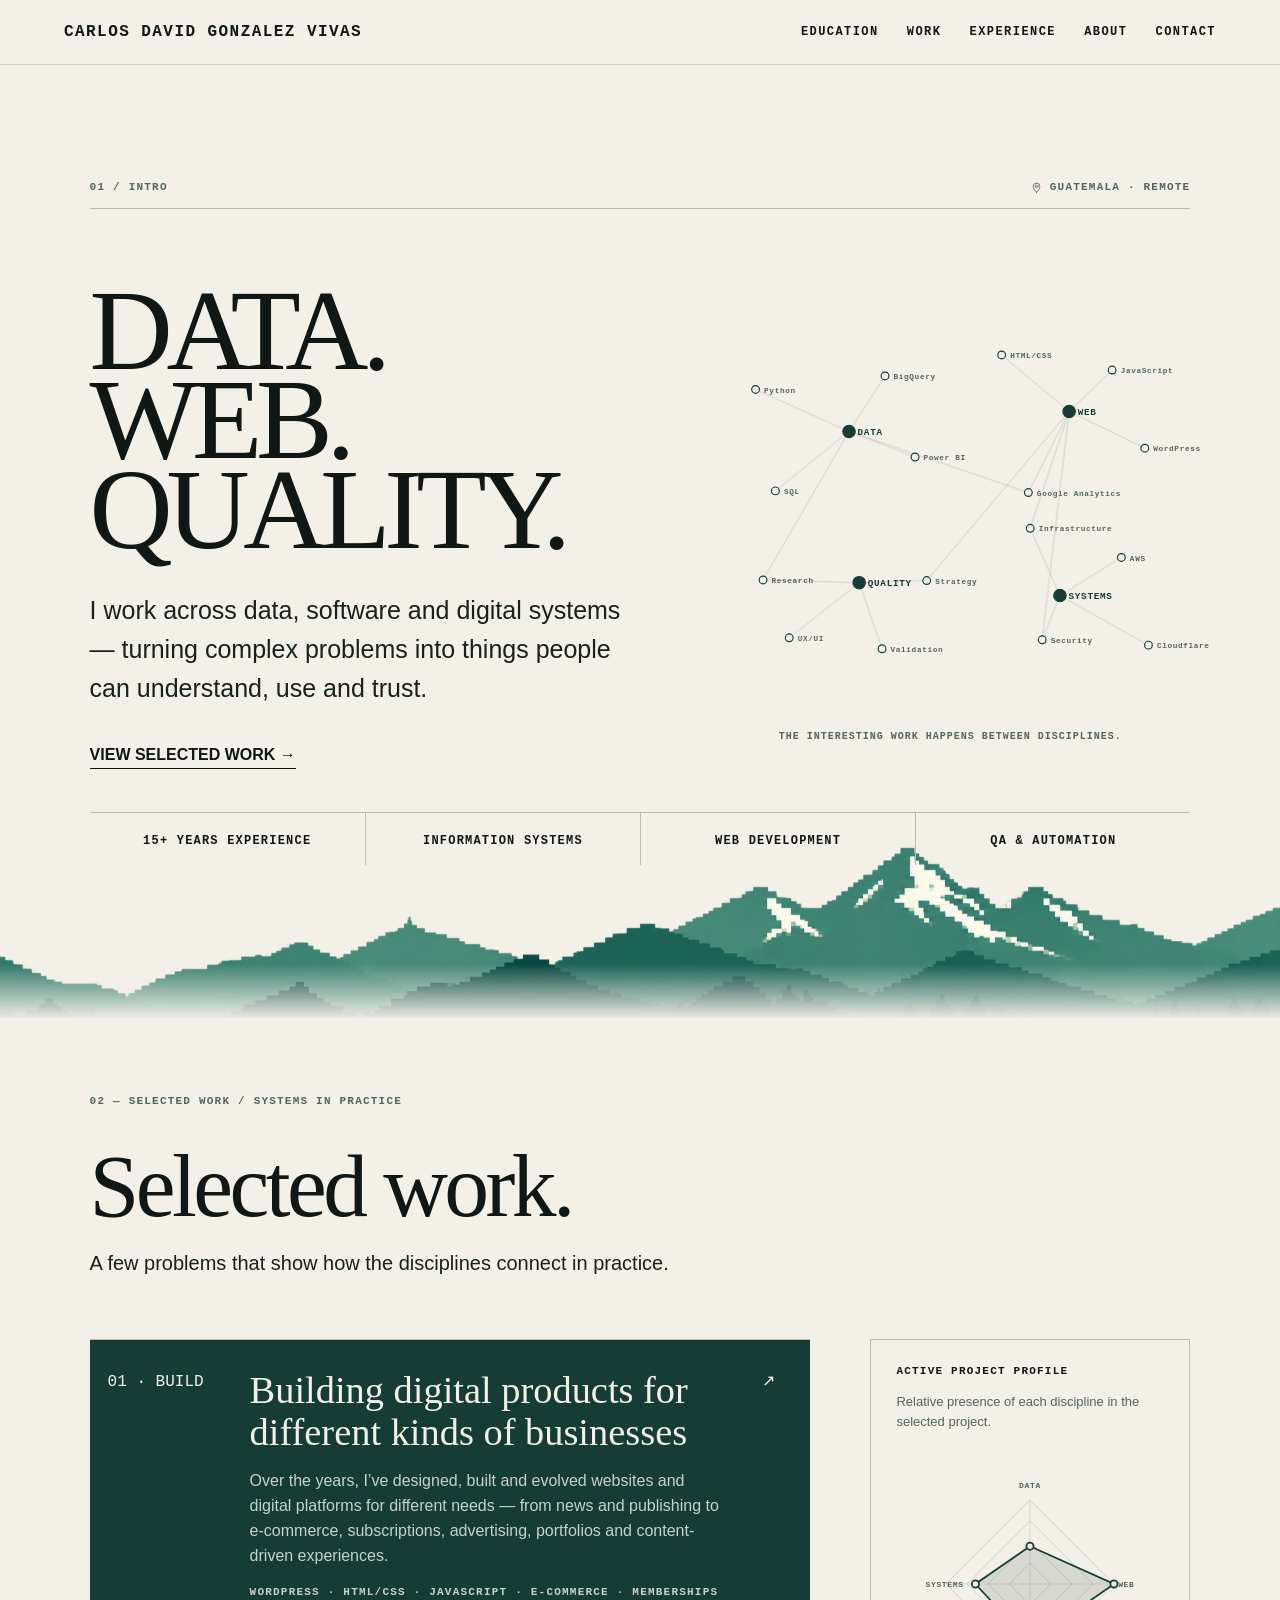
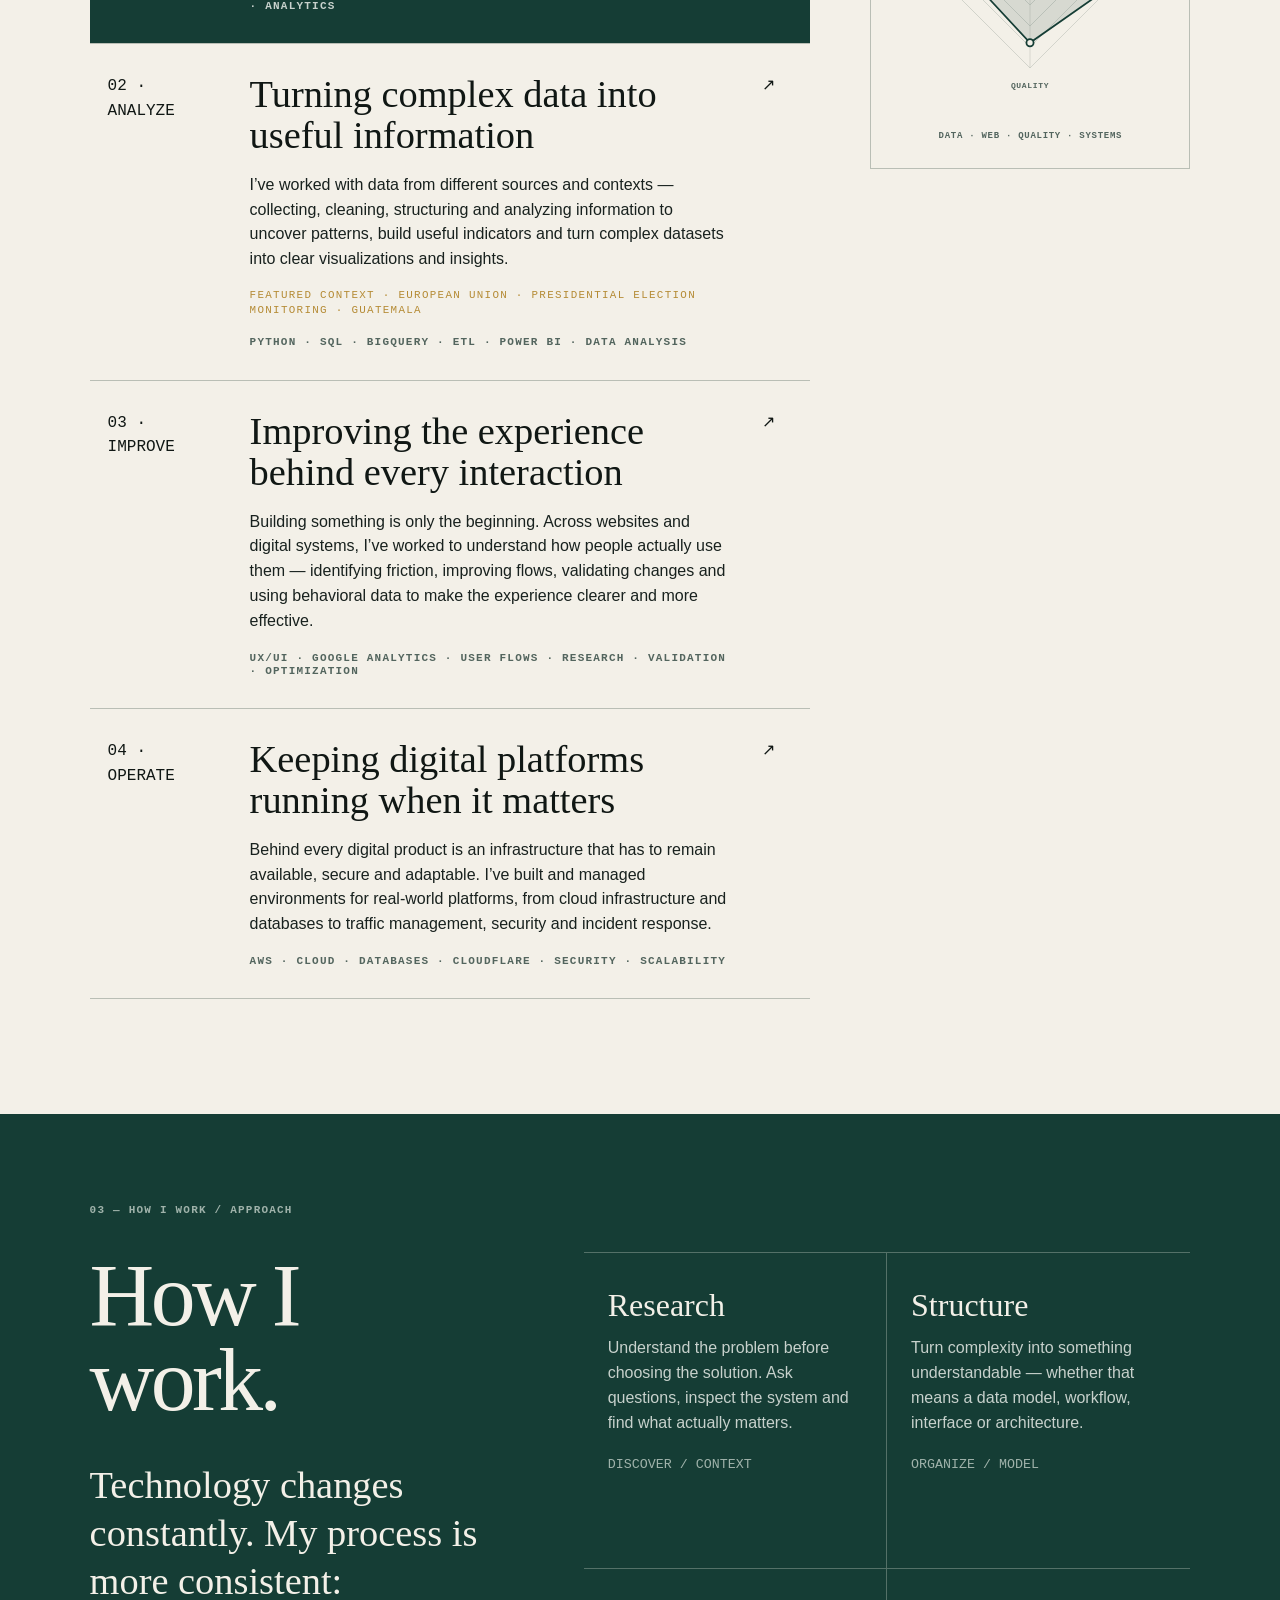
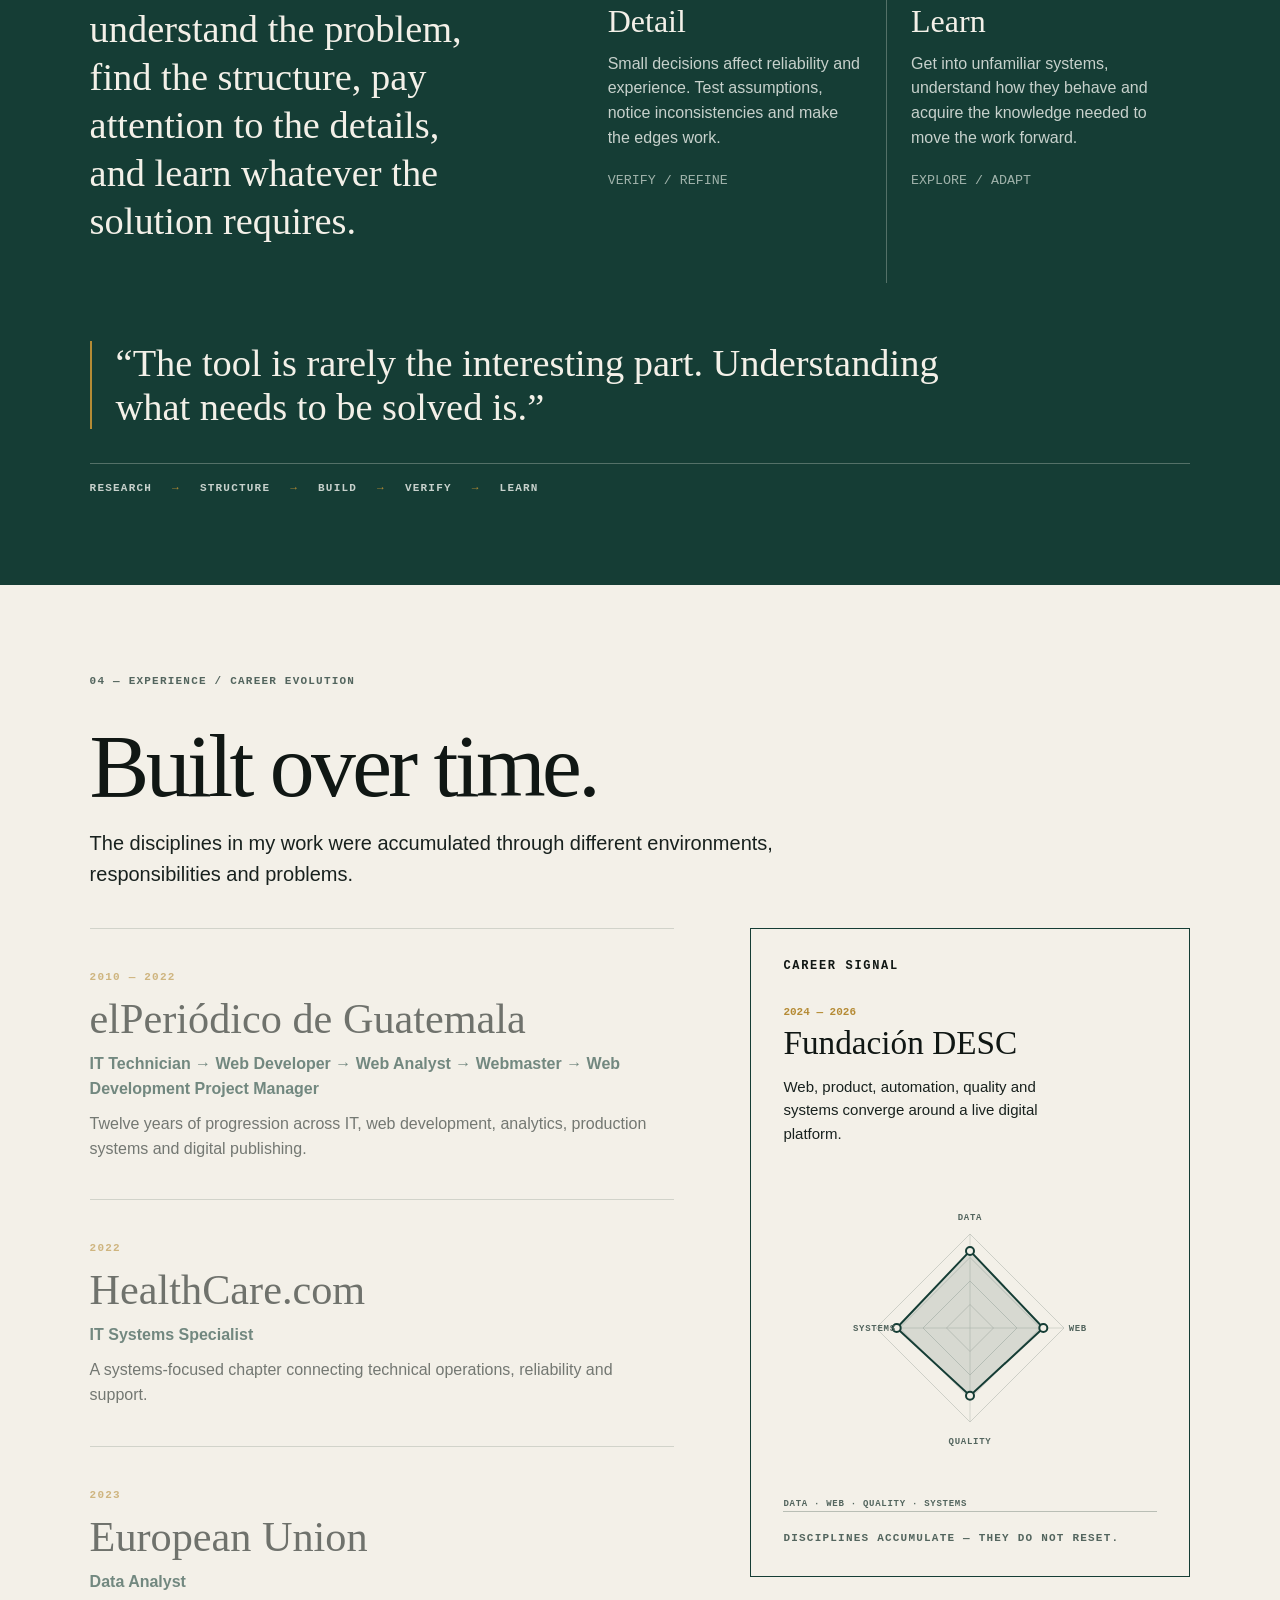
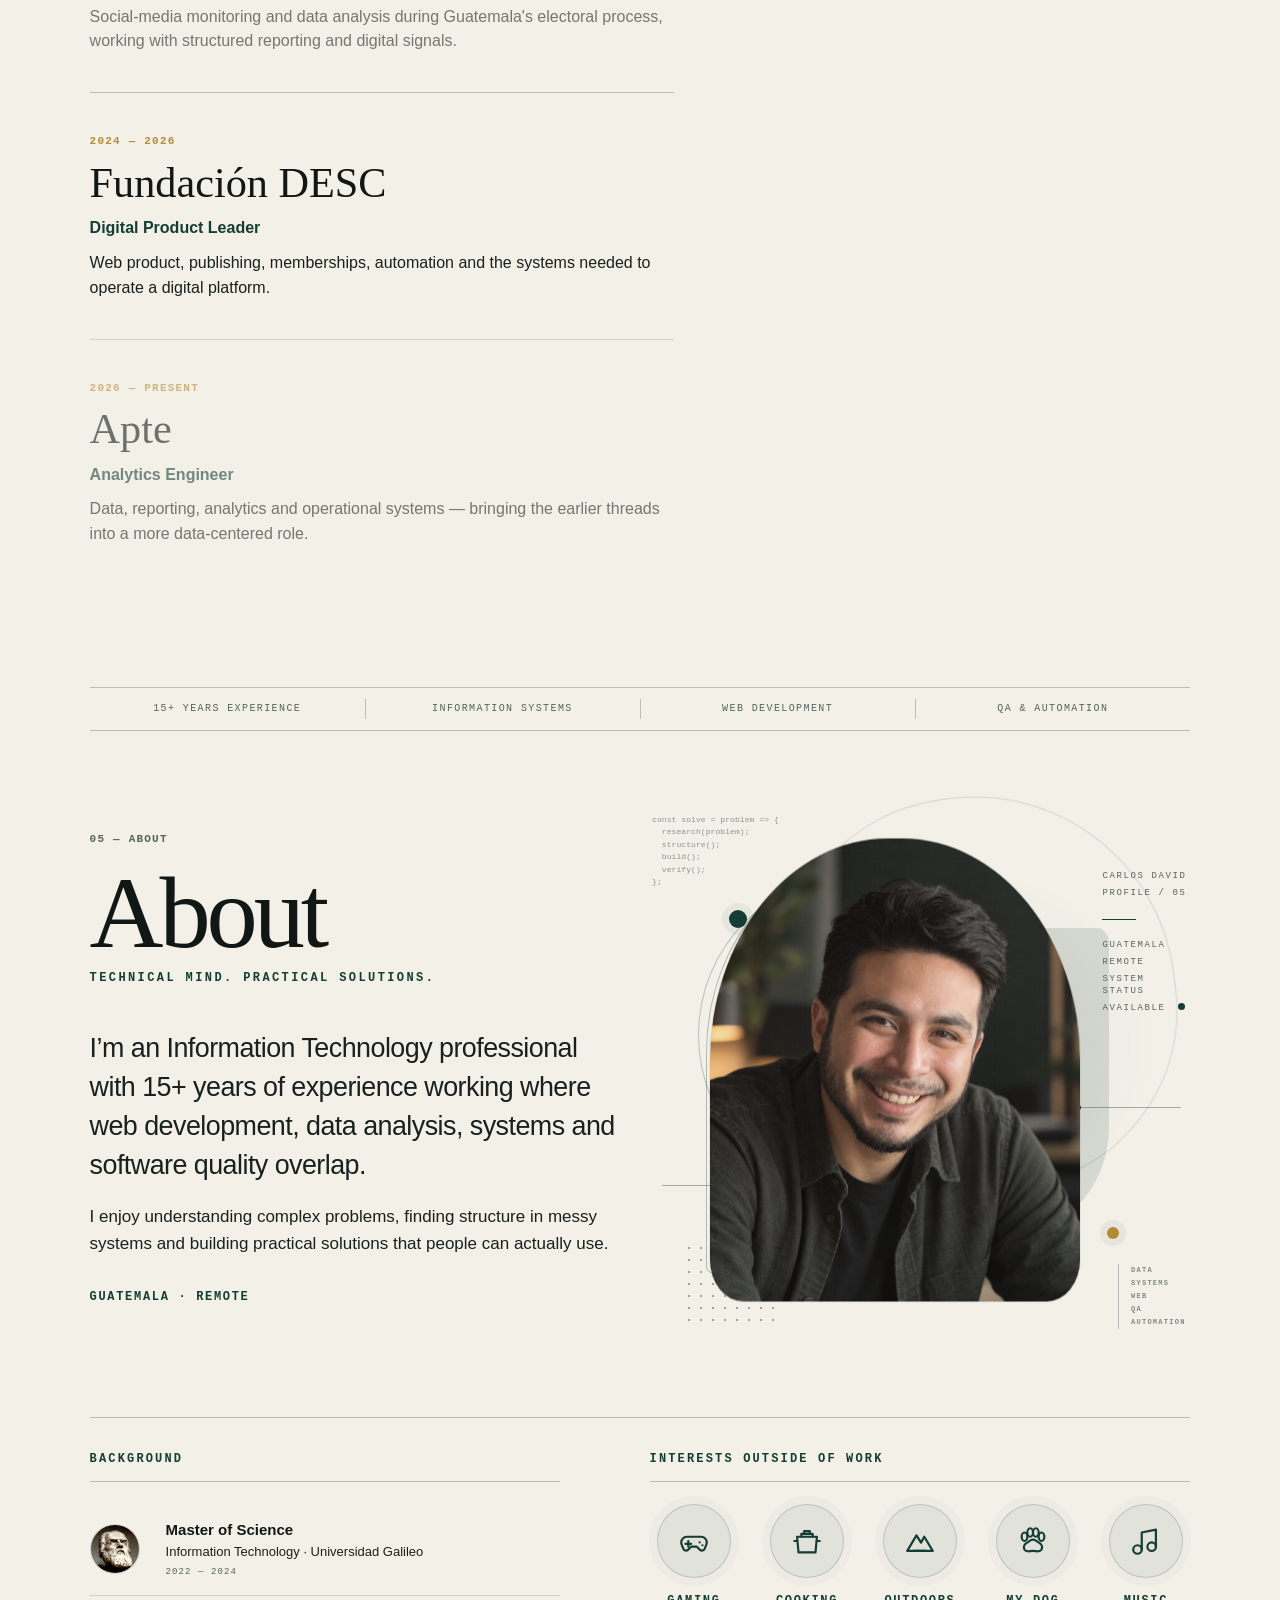
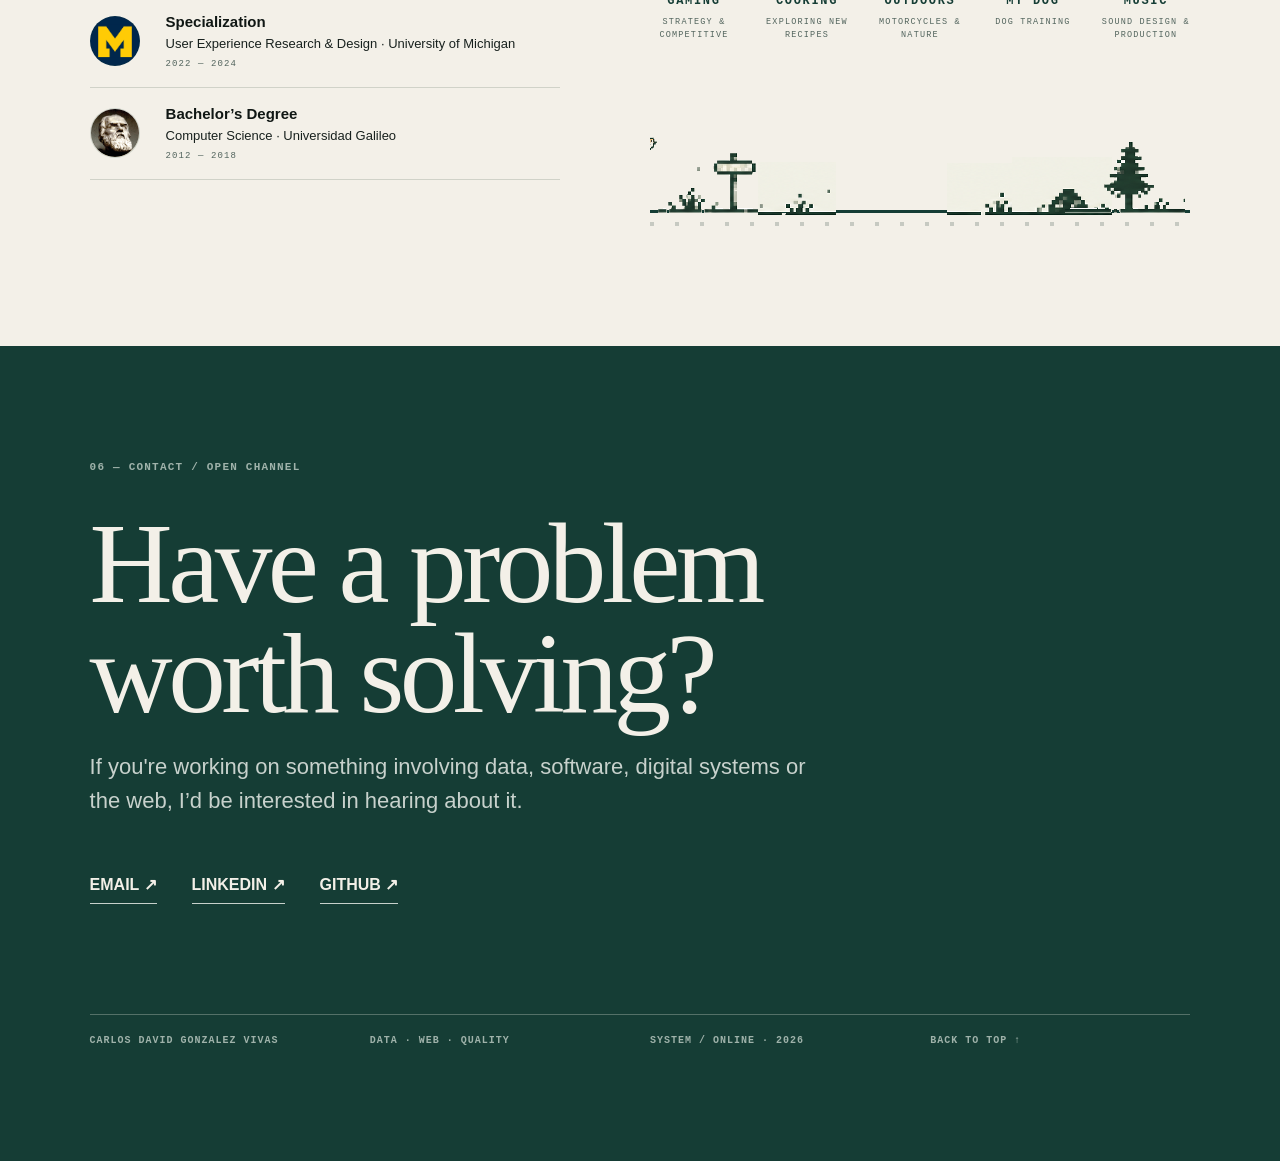
<file: index.html>
<!doctype html>
<html lang="en">
<head>
<meta charset="utf-8"><meta name="viewport" content="width=device-width,initial-scale=1">
<!-- Portfolio v33 -->
<title>Carlos David Gonzalez Vivas — Data · Web · Quality</title>
<meta name="description" content="Portfolio of Carlos David Gonzalez Vivas — data, web, quality and digital systems. Building, analyzing, improving and operating useful digital products.">
<meta name="theme-color" content="#F3F0E8">
<link rel="canonical" href="https://main.dq7y7n7yacxy4.amplifyapp.com/">
<meta property="og:type" content="website">
<meta property="og:site_name" content="Portfolio">
<meta property="og:title" content="Carlos David Gonzalez Vivas">
<meta property="og:description" content="Data · Web · Quality">
<meta property="og:url" content="https://main.dq7y7n7yacxy4.amplifyapp.com/">
<meta property="og:image" content="https://main.dq7y7n7yacxy4.amplifyapp.com/social-preview.png">
<meta property="og:image:secure_url" content="https://main.dq7y7n7yacxy4.amplifyapp.com/social-preview.png">
<meta property="og:image:type" content="image/png">
<meta property="og:image:alt" content="Carlos David Gonzalez Vivas portfolio preview.">
<meta name="twitter:card" content="summary_large_image">
<meta name="twitter:title" content="Carlos David Gonzalez Vivas">
<meta name="twitter:description" content="Data · Web · Quality">
<meta name="twitter:image" content="https://main.dq7y7n7yacxy4.amplifyapp.com/social-preview.png">
<meta name="twitter:image:alt" content="Carlos David Gonzalez Vivas portfolio preview.">
<link rel="icon" href="favicon.svg" type="image/svg+xml"><link rel="icon" href="favicon-32.png" sizes="32x32" type="image/png"><link rel="apple-touch-icon" href="apple-touch-icon.png"><link rel="manifest" href="site.webmanifest"><link rel="stylesheet" href="styles.css"><link rel="stylesheet" href="improvements.css"><script defer src="script.js"></script><script defer src="improvements.js"></script>
</head><body><a class="skip-link" href="#intro">Skip to content</a>
<header class="site-header"><a class="brand" href="#intro">CARLOS DAVID GONZALEZ VIVAS</a><nav aria-label="Primary"><a href="#education">EDUCATION</a><a href="#work">WORK</a><a href="#experience">EXPERIENCE</a><a href="#about">ABOUT</a><a href="#contact">CONTACT</a></nav></header>
<main>
<section id="intro" tabindex="-1" class="hero light section"><div class="eyebrow"><span>01 / INTRO</span><span class="location-meta"><svg class="location-pin" viewBox="0 0 24 24" aria-hidden="true"><path d="M12 21s6-5.1 6-11a6 6 0 1 0-12 0c0 5.9 6 11 6 11Z"></path><circle cx="12" cy="10" r="2.2"></circle></svg>GUATEMALA · REMOTE</span></div><div class="hero-grid"><div><h1><span>DATA.</span><span>WEB.</span><span>QUALITY.</span></h1><p class="lead">I work across data, software and digital systems — turning complex problems into things people can understand, use and trust.</p><a class="arrow-link" href="#work">VIEW SELECTED WORK →</a></div><div class="network-wrap"><svg id="skillNetwork" viewBox="0 0 620 470" role="img" aria-label="Connected skill network"><g class="edges"></g><g class="nodes"></g></svg><p class="network-caption">THE INTERESTING WORK HAPPENS BETWEEN DISCIPLINES.</p></div></div><div class="hero-meta"><span>15+ YEARS EXPERIENCE</span><span>INFORMATION SYSTEMS</span><span>WEB DEVELOPMENT</span><span>QA &amp; AUTOMATION</span></div></section>
<section id="work" class="section light work"><div class="section-kicker">02 — SELECTED WORK / SYSTEMS IN PRACTICE</div><h2>Selected work.</h2><p class="section-intro">A few problems that show how the disciplines connect in practice.</p><div class="work-layout"><div class="projects" role="list"><article class="project active" tabindex="0" data-profile="45,100,70,65" data-href="build.html" aria-label="Open Build case study"><div class="project-no">01 · BUILD</div><div><h3>Building digital products for different kinds of businesses</h3><p>Over the years, I’ve designed, built and evolved websites and digital platforms for different needs — from news and publishing to e-commerce, subscriptions, advertising, portfolios and content-driven experiences.</p><div class="tags">WORDPRESS · HTML/CSS · JAVASCRIPT · E-COMMERCE · MEMBERSHIPS · ANALYTICS</div></div><div class="project-arrow">↗</div></article><article class="project" tabindex="0" data-profile="100,35,75,50" data-href="analyze.html" aria-label="Open Analyze case study"><div class="project-no">02 · ANALYZE</div><div><h3>Turning complex data into useful information</h3><p>I’ve worked with data from different sources and contexts — collecting, cleaning, structuring and analyzing information to uncover patterns, build useful indicators and turn complex datasets into clear visualizations and insights.</p><div class="project-context">FEATURED CONTEXT · EUROPEAN UNION · PRESIDENTIAL ELECTION MONITORING · GUATEMALA</div><div class="tags">PYTHON · SQL · BIGQUERY · ETL · POWER BI · DATA ANALYSIS</div></div><div class="project-arrow">↗</div></article><article class="project" tabindex="0" data-profile="55,80,100,45" data-href="improve.html" aria-label="Open Improve case study"><div class="project-no">03 · IMPROVE</div><div><h3>Improving the experience behind every interaction</h3><p>Building something is only the beginning. Across websites and digital systems, I’ve worked to understand how people actually use them — identifying friction, improving flows, validating changes and using behavioral data to make the experience clearer and more effective.</p><div class="tags">UX/UI · GOOGLE ANALYTICS · USER FLOWS · RESEARCH · VALIDATION · OPTIMIZATION</div></div><div class="project-arrow">↗</div></article><article class="project" tabindex="0" data-profile="40,55,75,100" data-href="operate.html" aria-label="Open Operate case study"><div class="project-no">04 · OPERATE</div><div><h3>Keeping digital platforms running when it matters</h3><p>Behind every digital product is an infrastructure that has to remain available, secure and adaptable. I’ve built and managed environments for real-world platforms, from cloud infrastructure and databases to traffic management, security and incident response.</p><div class="tags">AWS · CLOUD · DATABASES · CLOUDFLARE · SECURITY · SCALABILITY</div></div><div class="project-arrow">↗</div></article></div><aside class="profile-panel"><div class="panel-label">ACTIVE PROJECT PROFILE</div><p>Relative presence of each discipline in the selected project.</p><div id="projectBars" hidden></div><div id="projectRadar"></div><p class="radar-caption">DATA · WEB · QUALITY · SYSTEMS</p></aside></div></section>
<section id="approach" class="section dark approach"><div class="section-kicker">03 — HOW I WORK / APPROACH</div><div class="approach-grid"><div><h2>How I work.</h2><p class="dark-lead">Technology changes constantly. My process is more consistent: understand the problem, find the structure, pay attention to the details, and learn whatever the solution requires.</p></div><div class="principles"><div><h3>Research</h3><p>Understand the problem before choosing the solution. Ask questions, inspect the system and find what actually matters.</p><small>DISCOVER / CONTEXT</small></div><div><h3>Structure</h3><p>Turn complexity into something understandable — whether that means a data model, workflow, interface or architecture.</p><small>ORGANIZE / MODEL</small></div><div><h3>Detail</h3><p>Small decisions affect reliability and experience. Test assumptions, notice inconsistencies and make the edges work.</p><small>VERIFY / REFINE</small></div><div><h3>Learn</h3><p>Get into unfamiliar systems, understand how they behave and acquire the knowledge needed to move the work forward.</p><small>EXPLORE / ADAPT</small></div></div></div><blockquote>“The tool is rarely the interesting part. Understanding what needs to be solved is.”</blockquote><div class="loop">RESEARCH <i>→</i> STRUCTURE <i>→</i> BUILD <i>→</i> VERIFY <i>→</i> LEARN</div></section>
<section id="experience" class="section light experience"><div class="section-kicker">04 — EXPERIENCE / CAREER EVOLUTION</div><h2>Built over time.</h2><p class="section-intro">The disciplines in my work were accumulated through different environments, responsibilities and problems.</p><div class="experience-layout"><div class="timeline"><article class="role active" data-role="0"><span>2010 — 2022</span><h3>elPeriódico de Guatemala</h3><p class="role-title">IT Technician → Web Developer → Web Analyst → Webmaster → Web Development Project Manager</p><p>Twelve years of progression across IT, web development, analytics, production systems and digital publishing.</p></article><article class="role" data-role="1"><span>2022</span><h3>HealthCare.com</h3><p class="role-title">IT Systems Specialist</p><p>A systems-focused chapter connecting technical operations, reliability and support.</p></article><article class="role" data-role="2"><span>2023</span><h3>European Union</h3><p class="role-title">Data Analyst</p><p>Social-media monitoring and data analysis during Guatemala's electoral process, working with structured reporting and digital signals.</p></article><article class="role" data-role="3"><span>2024 — 2026</span><h3>Fundación DESC</h3><p class="role-title">Digital Product Leader</p><p>Web product, publishing, memberships, automation and the systems needed to operate a digital platform.</p></article><article class="role" data-role="4"><span>2026 — PRESENT</span><h3>Apte</h3><p class="role-title">Analytics Engineer</p><p>Data, reporting, analytics and operational systems — bringing the earlier threads into a more data-centered role.</p></article></div><aside class="career-panel"><div class="panel-label">CAREER SIGNAL</div><div id="careerYear">2010 — 2022</div><h3 id="careerTitle">elPeriódico de Guatemala</h3><p id="careerChange">IT → web → analytics → systems. The foundation of the connected profile.</p><div id="careerSignals"></div><div class="career-mobile-controls" aria-label="Career navigation"><button type="button" id="careerPrev" aria-label="Previous career chapter">←</button><span id="careerCount">01 / 05</span><button type="button" id="careerNext" aria-label="Next career chapter">→</button></div><div class="signal-note">DISCIPLINES ACCUMULATE — THEY DO NOT RESET.</div></aside></div></section>
<section id="about" class="section light about"><div class="about-topline" aria-hidden="true"><span>15+ YEARS EXPERIENCE</span><span>INFORMATION SYSTEMS</span><span>WEB DEVELOPMENT</span><span>QA &amp; AUTOMATION</span></div><div class="about-main"><div class="about-copy"><div class="section-kicker">05 — ABOUT</div><h2>About</h2><p class="about-tagline">TECHNICAL MIND. PRACTICAL SOLUTIONS.</p><p class="about-lead">I’m an Information Technology professional with 15+ years of experience working where web development, data analysis, systems and software quality overlap.</p><p>I enjoy understanding complex problems, finding structure in messy systems and building practical solutions that people can actually use.</p><div class="about-location"><span>GUATEMALA · REMOTE</span></div></div><div class="about-portrait-wrap" id="aboutPortrait"><div class="portrait-frame" aria-hidden="true"></div><div class="portrait"><img src="profile.png" alt="Portrait of Carlos David Gonzalez Vivas" loading="lazy" decoding="async"></div></div></div>
<div class="about-details"><section id="education" class="background-block" aria-labelledby="background-title"><h3 id="background-title">BACKGROUND</h3><div class="education-layout"><div class="education-list"><article class="education-item"><div class="edu-mark edu-mark-logo" aria-hidden="true"><img src="galileo-mark.png" alt="" loading="lazy" decoding="async"></div><div><strong>Master of Science</strong><span>Information Technology · Universidad Galileo</span><small>2022 — 2024</small></div></article><article class="education-item"><div class="edu-mark edu-mark-logo edu-mark-um" aria-hidden="true"><img src="michigan-mark.png" alt="" loading="lazy" decoding="async"></div><div><strong>Specialization</strong><span>User Experience Research &amp; Design · University of Michigan</span><small>2022 — 2024</small></div></article><article class="education-item"><div class="edu-mark edu-mark-logo" aria-hidden="true"><img src="galileo-mark.png" alt="" loading="lazy" decoding="async"></div><div><strong>Bachelor’s Degree</strong><span>Computer Science · Universidad Galileo</span><small>2012 — 2018</small></div></article></div></div></section>
<section class="interests-block" aria-labelledby="interests-title"><h3 id="interests-title">INTERESTS OUTSIDE OF WORK</h3><div class="interest-grid"><article class="interest"><div class="interest-icon" aria-hidden="true"><svg viewBox="0 0 24 24"><path d="M7 9h10a4 4 0 0 1 3.7 5.5l-1.2 3a2 2 0 0 1-3.2.8L14 16h-4l-2.3 2.3a2 2 0 0 1-3.2-.8l-1.2-3A4 4 0 0 1 7 9Z"/><path d="M8 12v4M6 14h4M16 13h.01M18 15h.01"/></svg></div><strong>GAMING</strong><small>STRATEGY &amp; COMPETITIVE</small></article><article class="interest"><div class="interest-icon" aria-hidden="true"><svg viewBox="0 0 24 24"><path d="M5 9h14l-1 11H6L5 9Z"/><path d="M8 9V7h8v2M10 7V5h4v2M3 12h2M19 12h2"/></svg></div><strong>COOKING</strong><small>EXPLORING NEW RECIPES</small></article><article class="interest"><div class="interest-icon" aria-hidden="true"><svg viewBox="0 0 24 24"><path d="m3 19 6.5-11 3.2 5.2L15 9l6 10H3Z"/><path d="M8 19h8"/></svg></div><strong>OUTDOORS</strong><small>MOTORCYCLES &amp; NATURE</small></article><article class="interest"><div class="interest-icon" aria-hidden="true"><svg viewBox="0 0 24 24"><path d="M8 13c-2 1-3 3-2 5 1.2 2.2 3.4 1 6 1s4.8 1.2 6-1c1-2-0-4-2-5-1.4-.8-2.2-2-4-2s-2.6 1.2-4 2Z"/><ellipse cx="6" cy="9" rx="2" ry="3"/><ellipse cx="18" cy="9" rx="2" ry="3"/><ellipse cx="10" cy="6" rx="2" ry="3"/><ellipse cx="14" cy="6" rx="2" ry="3"/></svg></div><strong>MY DOG</strong><small>DOG TRAINING</small></article><article class="interest"><div class="interest-icon" aria-hidden="true"><svg viewBox="0 0 24 24"><path d="M9 18V6l10-2v12"/><circle cx="6" cy="18" r="3"/><circle cx="16" cy="16" r="3"/></svg></div><strong>MUSIC</strong><small>SOUND DESIGN &amp; PRODUCTION</small></article><div class="mobile-pixel-sky" aria-hidden="true"><div class="pixel-sun"><i></i></div><span class="pixel-cloud cloud-left"></span><span class="pixel-cloud cloud-right"></span></div></div><div class="shiba-scene shiba-scene-sprites" aria-label="Pixel-art Shiba Inu running through a small landscape"><div class="sprite-ground" aria-hidden="true"><img class="scene-sprite scene-sign" src="scene-sign.png" alt="" loading="lazy" decoding="async"><img class="scene-sprite scene-grass1" src="scene-grass1.png" alt="" loading="lazy" decoding="async"><img class="scene-sprite scene-grass2" src="scene-grass2.png" alt="" loading="lazy" decoding="async"><img class="scene-sprite scene-rock" src="scene-rock.png" alt="" loading="lazy" decoding="async"><img class="scene-sprite scene-pine" src="scene-pine.png" alt="" loading="lazy" decoding="async"></div><div class="chase-pack" aria-hidden="true"><img class="shiba-sprite-runner" src="shiba-sprite.png" alt="" loading="lazy" decoding="async"><img class="bird-sprite-fly" src="bird-sprite.png" alt="" loading="lazy" decoding="async"></div></div></section></div></section>
<section id="contact" class="section dark contact"><div class="section-kicker">06 — CONTACT / OPEN CHANNEL</div><h2>Have a problem<br>worth solving?</h2><p>If you're working on something involving data, software, digital systems or the web, I’d be interested in hearing about it.</p><div class="contact-links"><a href="mailto:david.vivas918@gmail.com">EMAIL ↗</a><a href="https://www.linkedin.com/in/david-gonzalez-vivas/" target="_blank" rel="noopener noreferrer">LINKEDIN ↗</a><a href="https://github.com/david-gonzalez-vivas" target="_blank" rel="noopener noreferrer">GITHUB ↗</a></div><footer><span>CARLOS DAVID GONZALEZ VIVAS</span><span>DATA · WEB · QUALITY</span><span>SYSTEM / ONLINE · 2026</span><a href="#intro">BACK TO TOP ↑</a></footer></section></main></body></html>
</file>
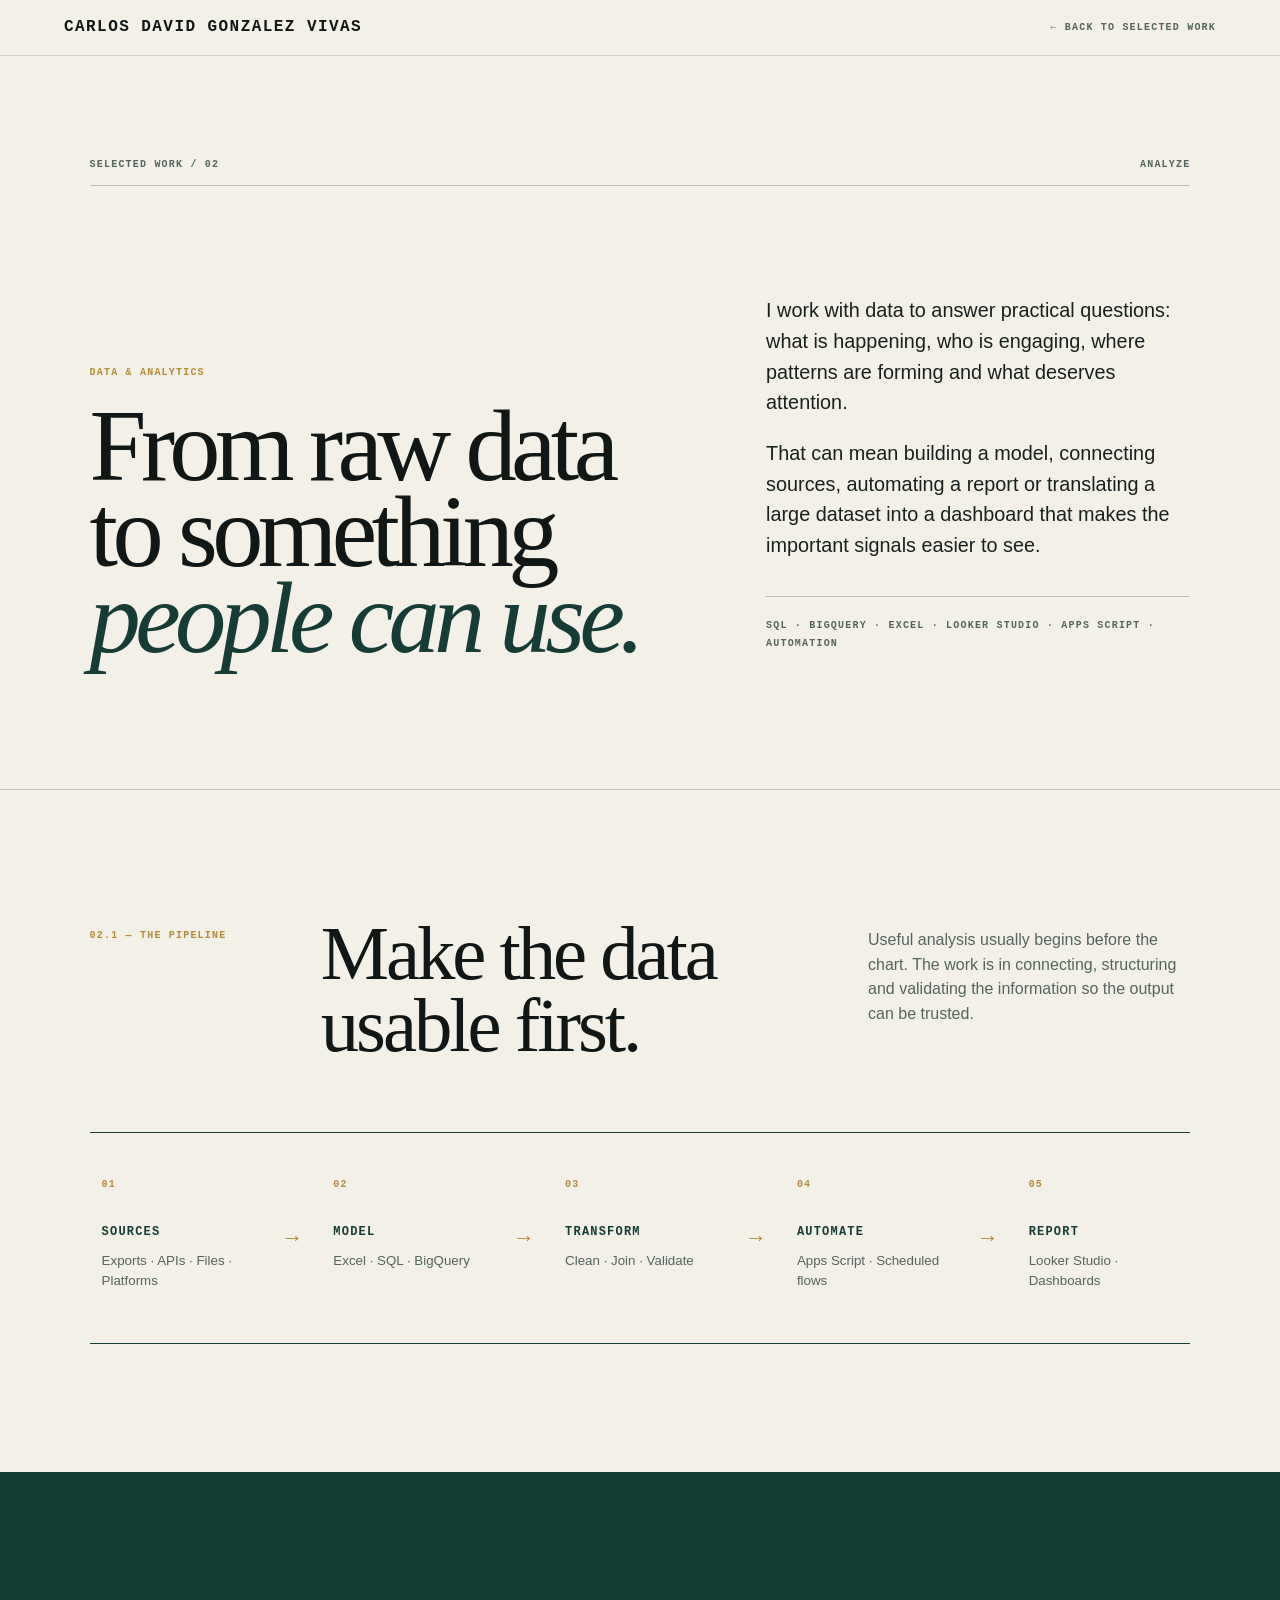
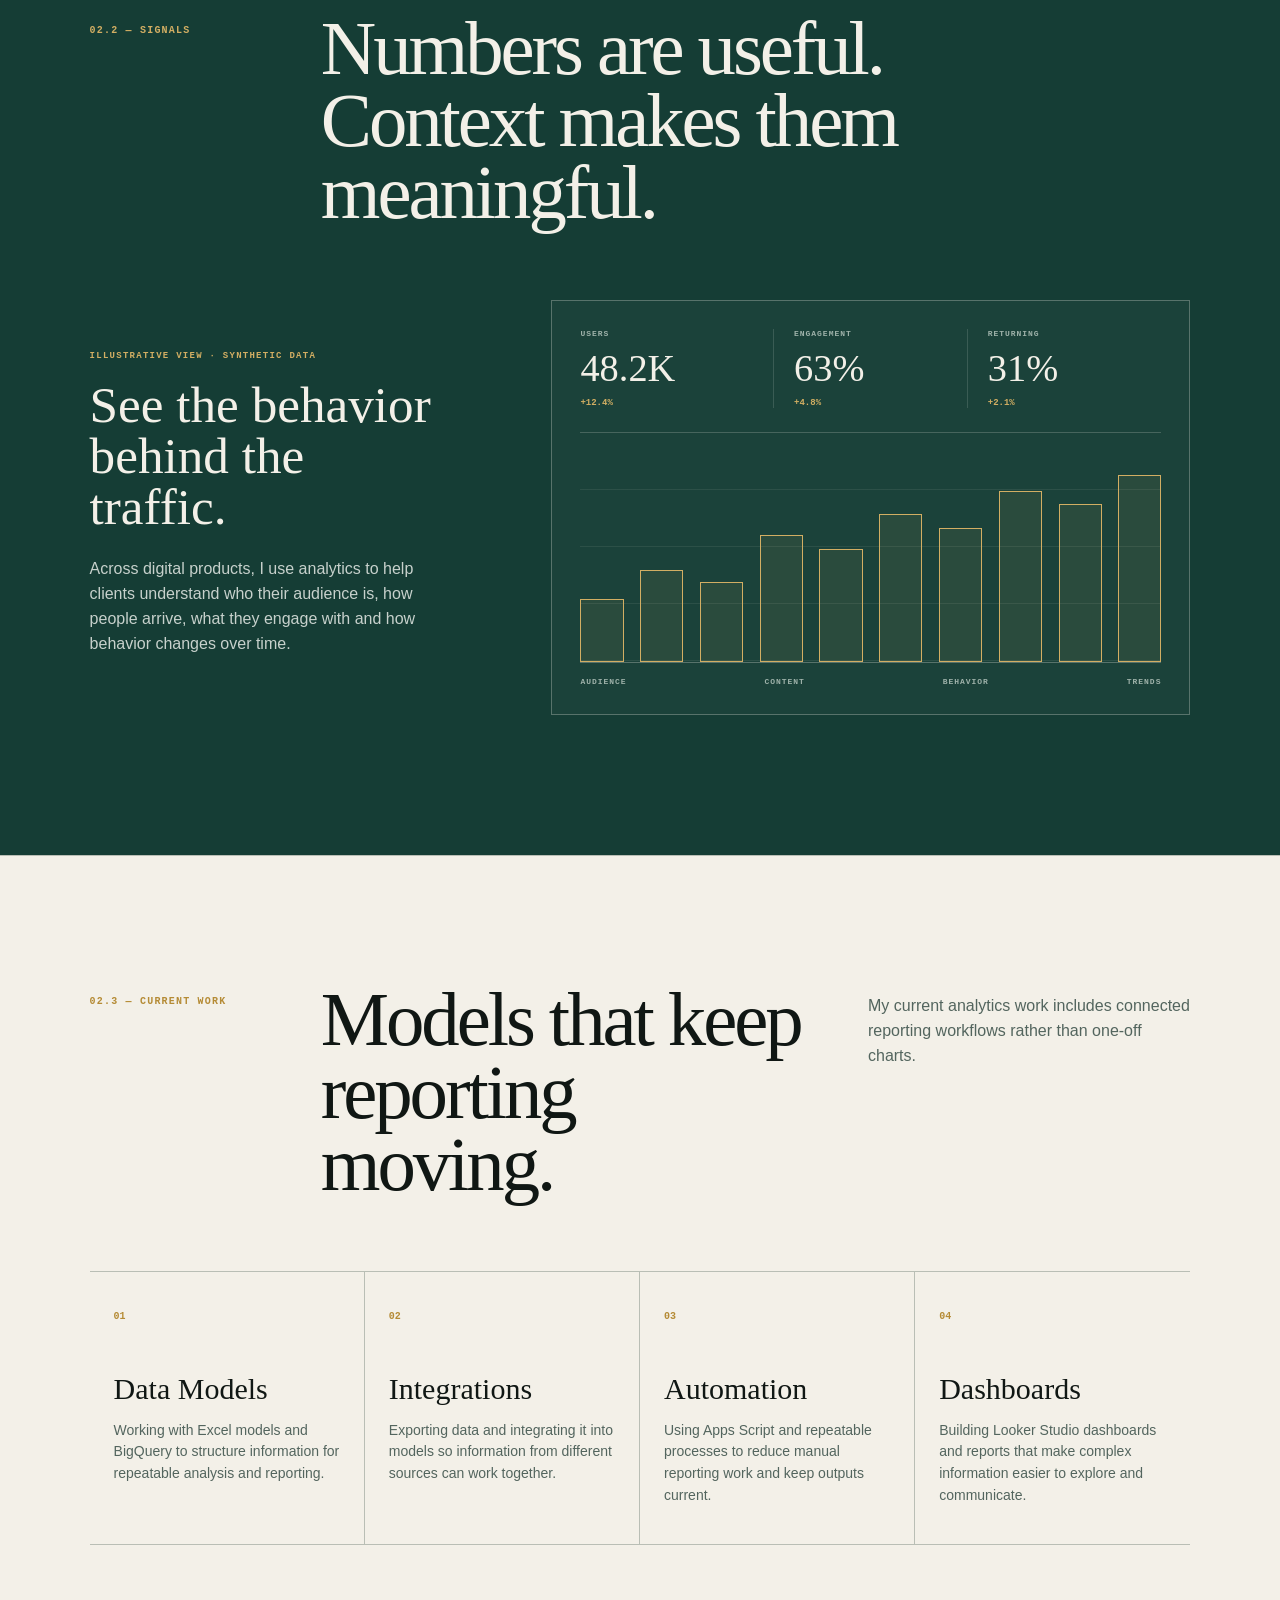
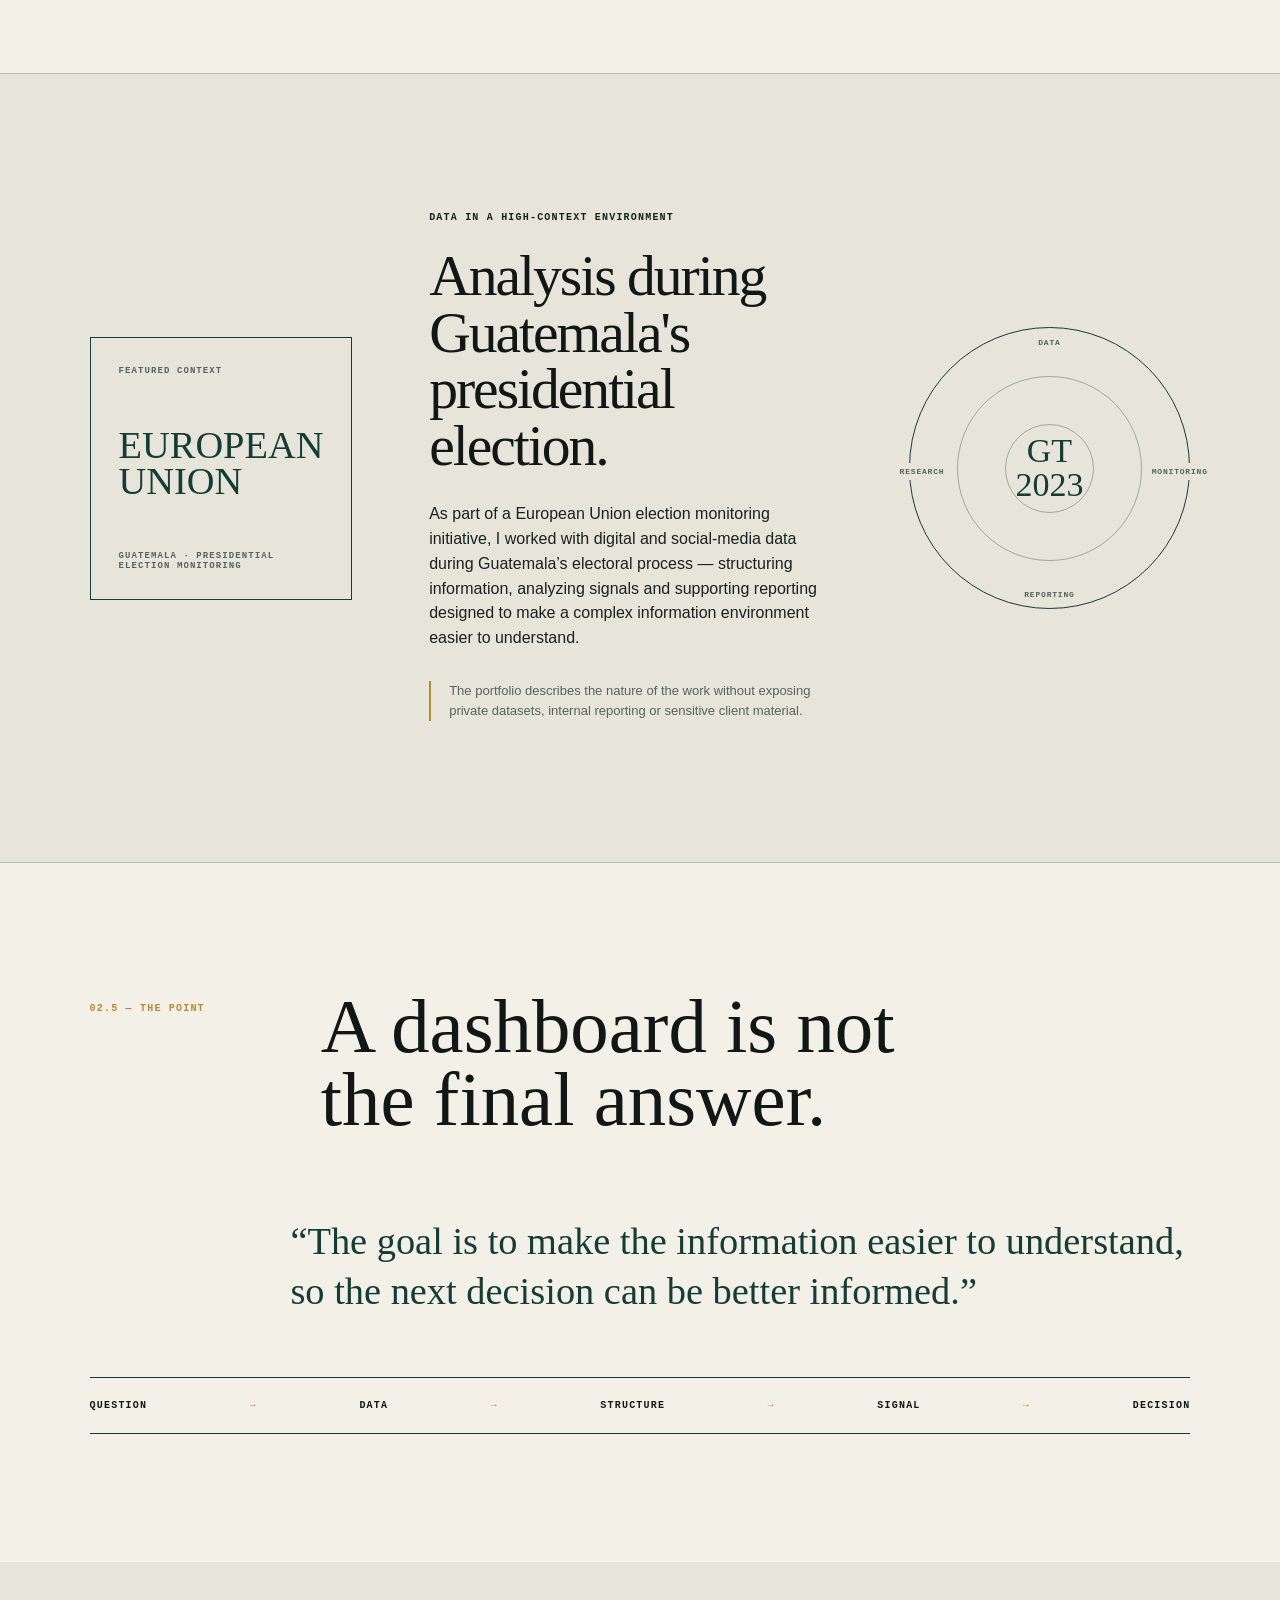
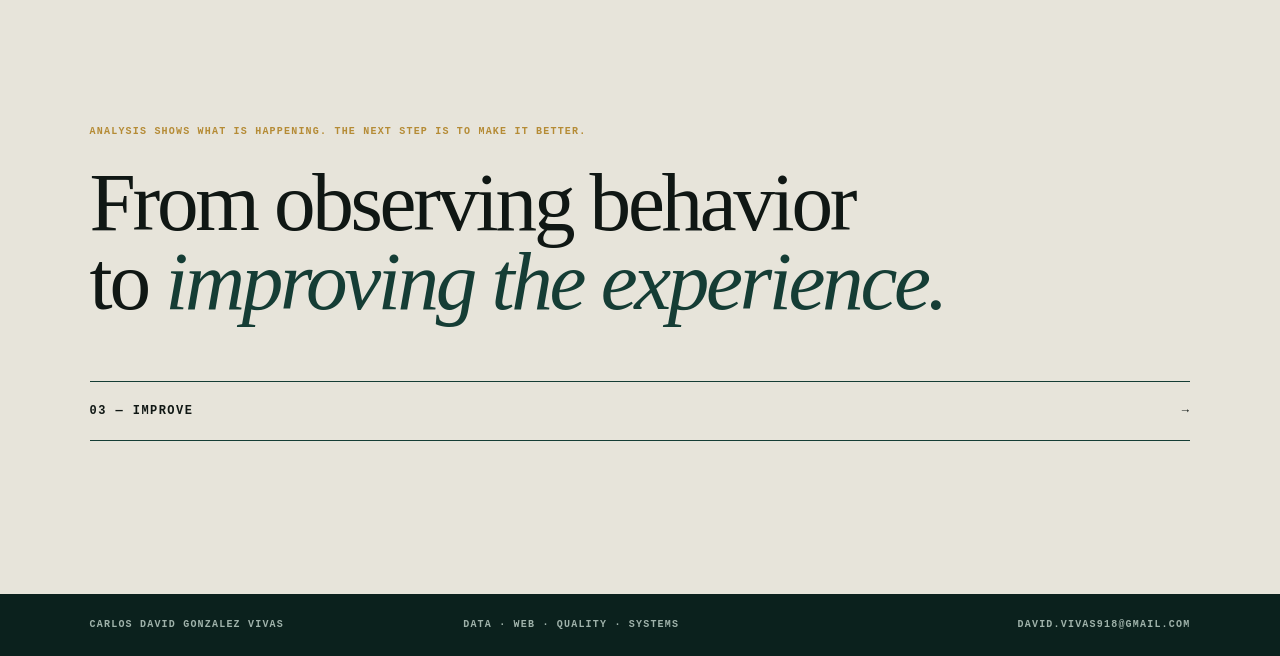
<file: analyze.html>
<!doctype html>
<html lang="en"><head><meta charset="utf-8"><meta name="viewport" content="width=device-width,initial-scale=1">
<title>Data & Analytics — Carlos David Gonzalez Vivas</title>
<meta name="theme-color" content="#F3F0E8">
<meta property="og:image" content="social-preview.png">
<meta property="og:image:width" content="1200">
<meta property="og:image:height" content="630">
<meta name="twitter:image" content="social-preview.png">
<link rel="icon" href="favicon.svg" type="image/svg+xml">
<link rel="icon" href="favicon-32.png" sizes="32x32" type="image/png">
<link rel="apple-touch-icon" href="apple-touch-icon.png">
<link rel="manifest" href="site.webmanifest">
<meta property="og:type" content="website">
<meta property="og:title" content="Data & Analytics — Carlos David Gonzalez Vivas">
<meta property="og:description" content="Case study: data modeling, BigQuery, Looker Studio, automated reporting and analysis that turns complex information into useful decisions.">
<meta name="twitter:card" content="summary_large_image"><meta name="description" content="Case study: data modeling, BigQuery, Looker Studio, automated reporting and analysis that turns complex information into useful decisions.">
<link rel="stylesheet" href="styles.css"><link rel="stylesheet" href="case-study.css"></head>
<body class="case-page analyze-page"><a class="skip-link" href="#main-content">Skip to content</a>
<header class="case-header"><a class="brand" href="index.html">CARLOS DAVID GONZALEZ VIVAS</a><a class="case-back" href="index.html#work">← BACK TO SELECTED WORK</a></header>
<main>
<section id="main-content" tabindex="-1" class="case-hero analyze-hero"><div class="case-eyebrow"><span>SELECTED WORK / 02</span><span>ANALYZE</span></div><div class="case-hero-grid"><div><p class="case-label">DATA &amp; ANALYTICS</p><h1>From raw data<br>to something<br><em>people can use.</em></h1></div><div class="case-summary"><p>I work with data to answer practical questions: what is happening, who is engaging, where patterns are forming and what deserves attention.</p><p>That can mean building a model, connecting sources, automating a report or translating a large dataset into a dashboard that makes the important signals easier to see.</p><div class="case-tags">SQL · BIGQUERY · EXCEL · LOOKER STUDIO · APPS SCRIPT · AUTOMATION</div></div></div></section>

<section class="analysis-pipeline"><div class="case-section-head"><span>02.1 — THE PIPELINE</span><h2>Make the data<br>usable first.</h2><p>Useful analysis usually begins before the chart. The work is in connecting, structuring and validating the information so the output can be trusted.</p></div><div class="data-pipeline" aria-label="Data analysis pipeline"><div><b>01</b><strong>SOURCES</strong><small>Exports · APIs · Files · Platforms</small></div><i>→</i><div><b>02</b><strong>MODEL</strong><small>Excel · SQL · BigQuery</small></div><i>→</i><div><b>03</b><strong>TRANSFORM</strong><small>Clean · Join · Validate</small></div><i>→</i><div><b>04</b><strong>AUTOMATE</strong><small>Apps Script · Scheduled flows</small></div><i>→</i><div><b>05</b><strong>REPORT</strong><small>Looker Studio · Dashboards</small></div></div></section>

<section class="case-dark analyze-dark"><div class="case-section-head dark-head"><span>02.2 — SIGNALS</span><h2>Numbers are useful.<br>Context makes them meaningful.</h2></div><div class="signal-board" aria-label="Illustrative analytics dashboard using synthetic data"><div class="signal-copy"><p class="signal-kicker">ILLUSTRATIVE VIEW · SYNTHETIC DATA</p><h3>See the behavior<br>behind the traffic.</h3><p>Across digital products, I use analytics to help clients understand who their audience is, how people arrive, what they engage with and how behavior changes over time.</p></div><div class="signal-ui"><div class="metric-row"><div><small>USERS</small><b>48.2K</b><em>+12.4%</em></div><div><small>ENGAGEMENT</small><b>63%</b><em>+4.8%</em></div><div><small>RETURNING</small><b>31%</b><em>+2.1%</em></div></div><div class="fake-chart"><span style="height:32%"></span><span style="height:47%"></span><span style="height:41%"></span><span style="height:65%"></span><span style="height:58%"></span><span style="height:76%"></span><span style="height:69%"></span><span style="height:88%"></span><span style="height:81%"></span><span style="height:96%"></span></div><div class="chart-axis"><span>AUDIENCE</span><span>CONTENT</span><span>BEHAVIOR</span><span>TRENDS</span></div></div></div></section>

<section class="analysis-work"><div class="case-section-head"><span>02.3 — CURRENT WORK</span><h2>Models that keep<br>reporting moving.</h2><p>My current analytics work includes connected reporting workflows rather than one-off charts.</p></div><div class="analysis-grid"><article><span>01</span><h3>Data Models</h3><p>Working with Excel models and BigQuery to structure information for repeatable analysis and reporting.</p></article><article><span>02</span><h3>Integrations</h3><p>Exporting data and integrating it into models so information from different sources can work together.</p></article><article><span>03</span><h3>Automation</h3><p>Using Apps Script and repeatable processes to reduce manual reporting work and keep outputs current.</p></article><article><span>04</span><h3>Dashboards</h3><p>Building Looker Studio dashboards and reports that make complex information easier to explore and communicate.</p></article></div></section>

<section class="featured-analysis"><div class="featured-stamp"><span>FEATURED CONTEXT</span><strong>EUROPEAN UNION</strong><small>GUATEMALA · PRESIDENTIAL ELECTION MONITORING</small></div><div class="featured-copy"><p class="case-label">DATA IN A HIGH-CONTEXT ENVIRONMENT</p><h2>Analysis during Guatemala's presidential election.</h2><p>As part of a European Union election monitoring initiative, I worked with digital and social-media data during Guatemala’s electoral process — structuring information, analyzing signals and supporting reporting designed to make a complex information environment easier to understand.</p><p class="privacy-note">The portfolio describes the nature of the work without exposing private datasets, internal reporting or sensitive client material.</p></div><div class="election-visual" aria-label="Abstract representation of election data analysis"><div class="ev-ring"><span>DATA</span><span>MONITORING</span><span>REPORTING</span><span>RESEARCH</span><b>GT<br>2023</b></div></div></section>

<section class="analysis-principle"><div><span>02.5 — THE POINT</span><h2>A dashboard is not<br>the final answer.</h2></div><blockquote>“The goal is to make the information easier to understand, so the next decision can be better informed.”</blockquote><div class="question-flow"><span>QUESTION</span><i>→</i><span>DATA</span><i>→</i><span>STRUCTURE</span><i>→</i><span>SIGNAL</span><i>→</i><span>DECISION</span></div></section>

<section class="case-bridge"><p>ANALYSIS SHOWS WHAT IS HAPPENING. THE NEXT STEP IS TO MAKE IT BETTER.</p><h2>From observing behavior<br>to <em>improving the experience.</em></h2><a href="improve.html">03 — IMPROVE <span>→</span></a></section>
</main><footer class="case-footer"><span>CARLOS DAVID GONZALEZ VIVAS</span><span>DATA · WEB · QUALITY · SYSTEMS</span><a href="mailto:david.vivas918@gmail.com" aria-label="Email David Gonzalez">DAVID.VIVAS918@GMAIL.COM</a></footer></body></html>
</file>
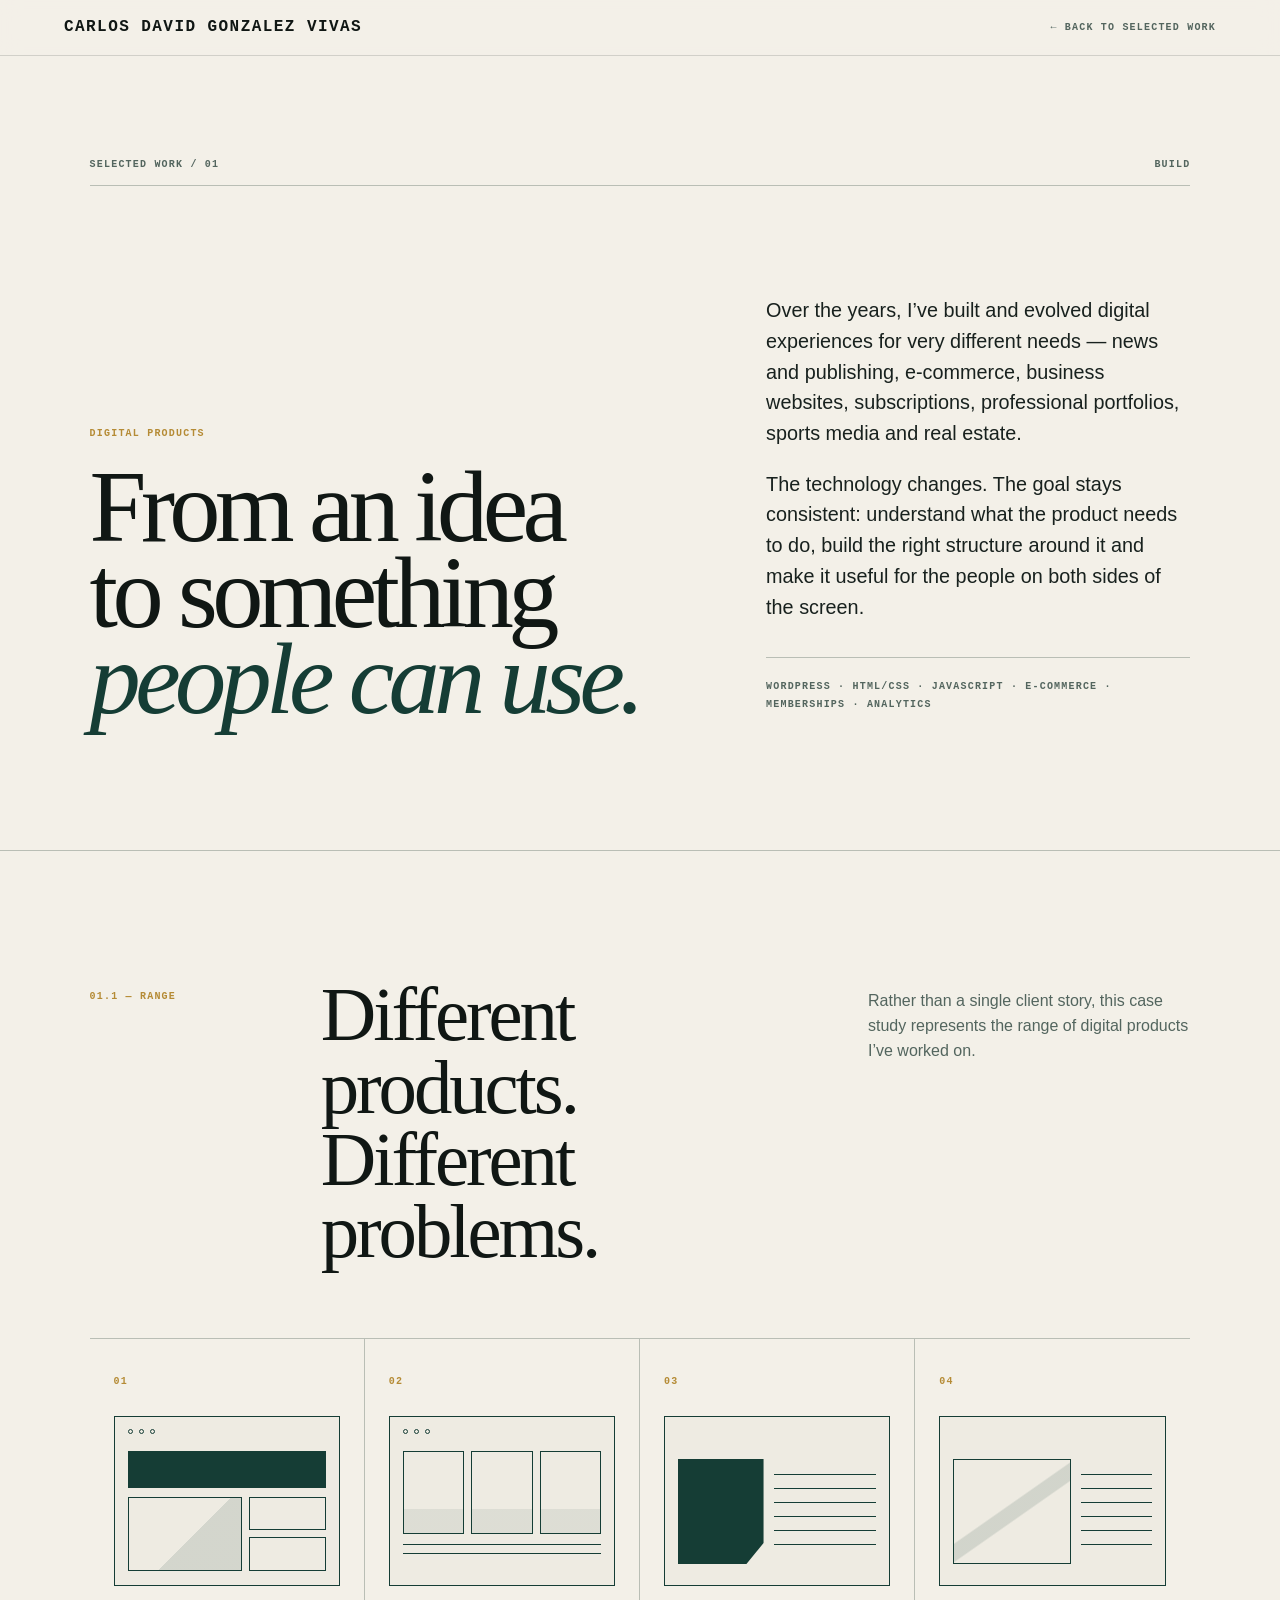
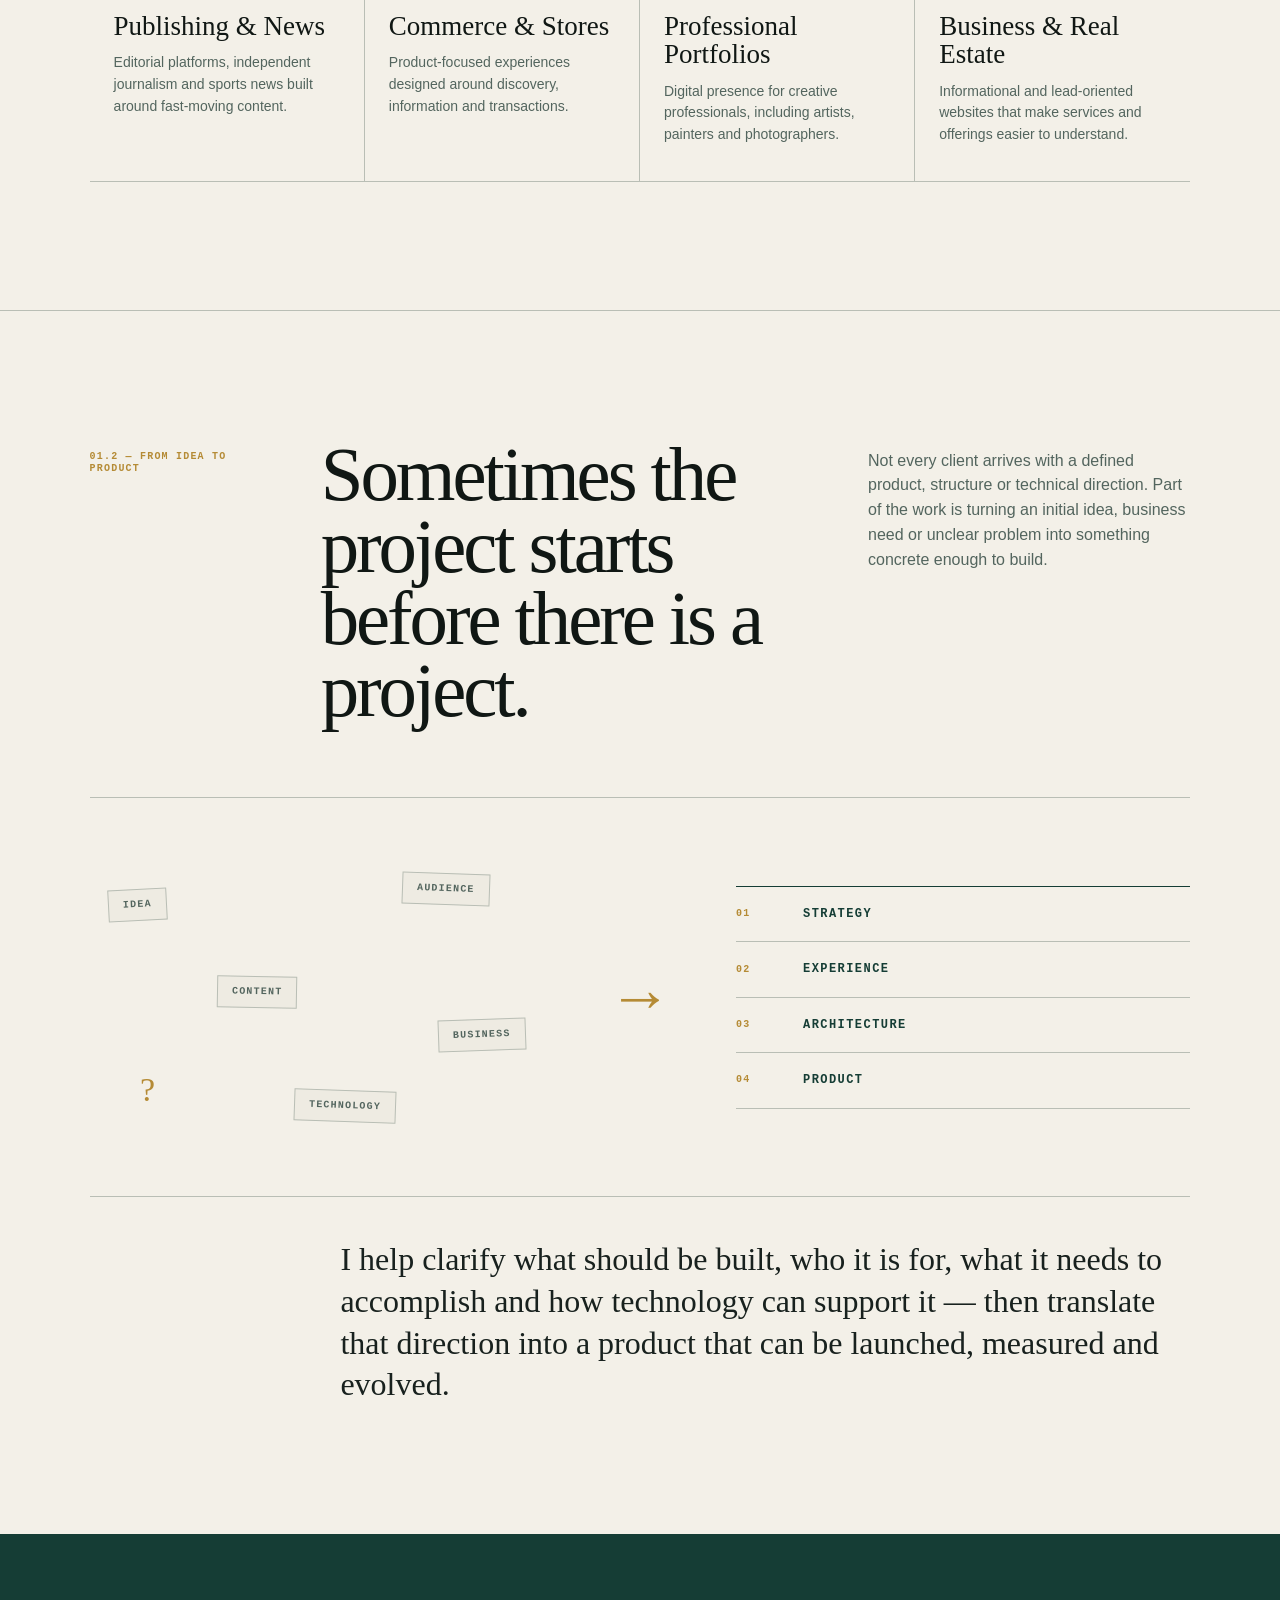
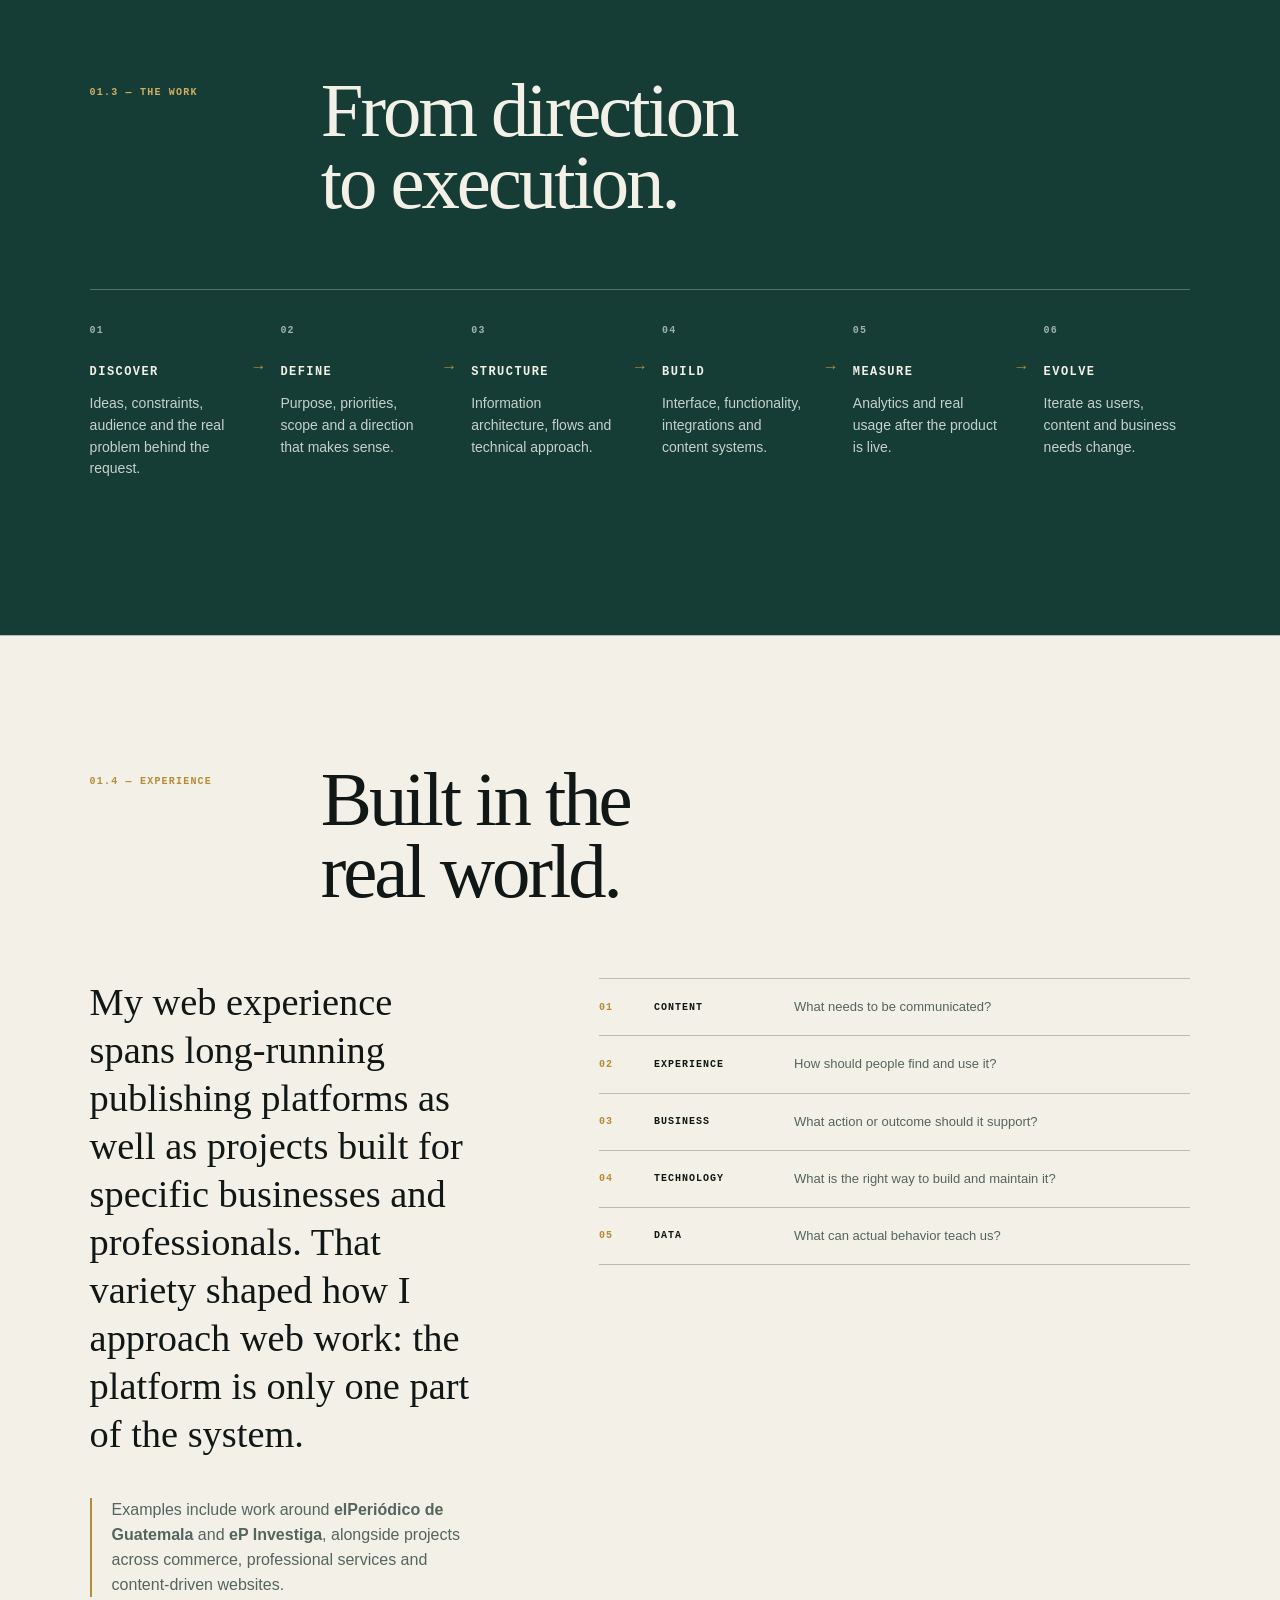
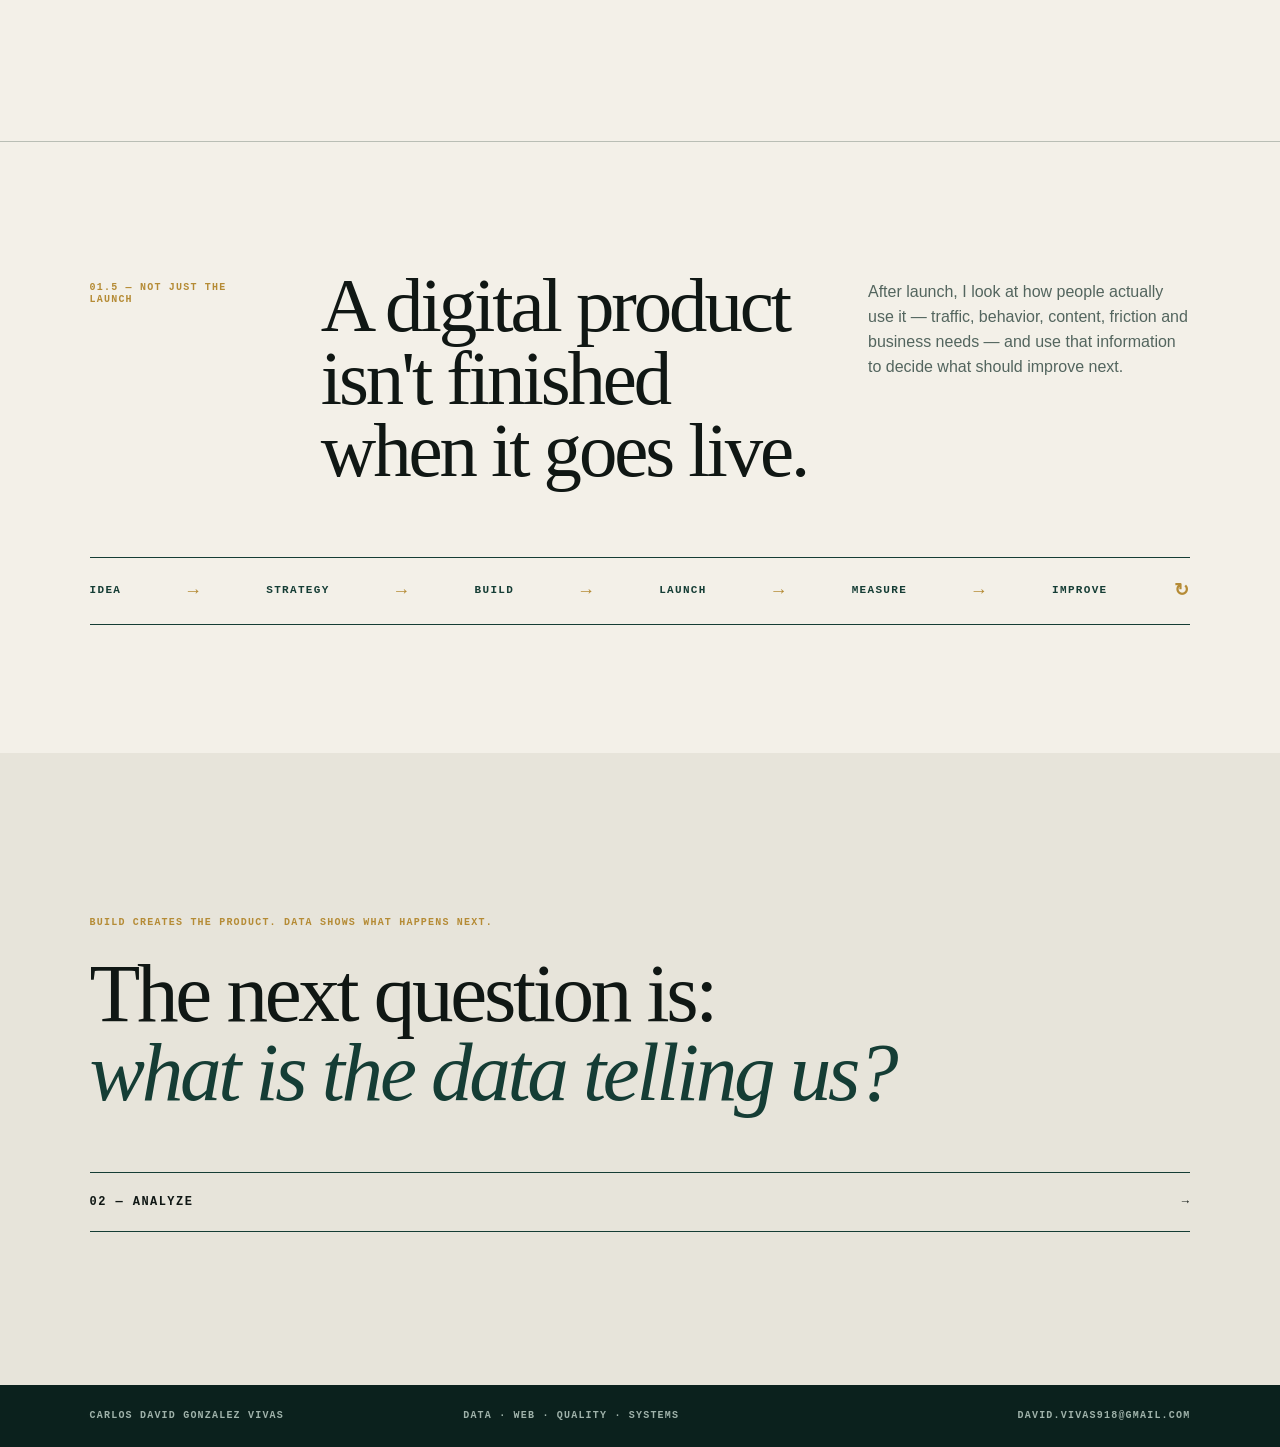
<file: build.html>
<!doctype html>
<html lang="en">
<head>
<meta charset="utf-8"><meta name="viewport" content="width=device-width,initial-scale=1">
<title>Build Digital Products — Carlos David Gonzalez Vivas</title>
<meta name="theme-color" content="#F3F0E8">
<meta property="og:image" content="social-preview.png">
<meta property="og:image:width" content="1200">
<meta property="og:image:height" content="630">
<meta name="twitter:image" content="social-preview.png">
<link rel="icon" href="favicon.svg" type="image/svg+xml">
<link rel="icon" href="favicon-32.png" sizes="32x32" type="image/png">
<link rel="apple-touch-icon" href="apple-touch-icon.png">
<link rel="manifest" href="site.webmanifest">
<meta property="og:type" content="website">
<meta property="og:title" content="Build Digital Products — Carlos David Gonzalez Vivas">
<meta property="og:description" content="Case study: shaping ideas into useful digital products across publishing, commerce, business, memberships and professional platforms.">
<meta name="twitter:card" content="summary_large_image">
<meta name="description" content="Case study: shaping ideas into useful digital products across publishing, commerce, business, memberships and professional platforms.">
<link rel="stylesheet" href="styles.css"><link rel="stylesheet" href="case-study.css">
</head>
<body class="case-page"><a class="skip-link" href="#main-content">Skip to content</a>
<header class="case-header"><a class="brand" href="index.html">CARLOS DAVID GONZALEZ VIVAS</a><a class="case-back" href="index.html#work">← BACK TO SELECTED WORK</a></header>
<main>
<section id="main-content" tabindex="-1" class="case-hero">
  <div class="case-eyebrow"><span>SELECTED WORK / 01</span><span>BUILD</span></div>
  <div class="case-hero-grid">
    <div><p class="case-label">DIGITAL PRODUCTS</p><h1>From an idea<br>to something<br><em>people can use.</em></h1></div>
    <div class="case-summary"><p>Over the years, I’ve built and evolved digital experiences for very different needs — news and publishing, e-commerce, business websites, subscriptions, professional portfolios, sports media and real estate.</p><p>The technology changes. The goal stays consistent: understand what the product needs to do, build the right structure around it and make it useful for the people on both sides of the screen.</p><div class="case-tags">WORDPRESS · HTML/CSS · JAVASCRIPT · E-COMMERCE · MEMBERSHIPS · ANALYTICS</div></div>
  </div>
</section>

<section class="build-spectrum">
  <div class="case-section-head"><span>01.1 — RANGE</span><h2>Different products.<br>Different problems.</h2><p>Rather than a single client story, this case study represents the range of digital products I’ve worked on.</p></div>
  <div class="product-grid">
    <article class="product-card card-news"><span>01</span><div class="mini-browser"><i></i><i></i><i></i><div class="mock-head"></div><div class="mock-news"><b></b><b></b><b></b></div></div><h3>Publishing & News</h3><p>Editorial platforms, independent journalism and sports news built around fast-moving content.</p></article>
    <article class="product-card"><span>02</span><div class="mini-browser shop"><i></i><i></i><i></i><div class="mock-products"><b></b><b></b><b></b></div><div class="mock-line"></div></div><h3>Commerce & Stores</h3><p>Product-focused experiences designed around discovery, information and transactions.</p></article>
    <article class="product-card"><span>03</span><div class="mini-browser portfolio"><i></i><i></i><i></i><div class="mock-portrait"></div><div class="mock-copy"></div></div><h3>Professional Portfolios</h3><p>Digital presence for creative professionals, including artists, painters and photographers.</p></article>
    <article class="product-card"><span>04</span><div class="mini-browser business"><i></i><i></i><i></i><div class="mock-property"></div><div class="mock-copy"></div></div><h3>Business & Real Estate</h3><p>Informational and lead-oriented websites that make services and offerings easier to understand.</p></article>
  </div>
</section>

<section class="idea-product">
  <div class="case-section-head"><span>01.2 — FROM IDEA TO PRODUCT</span><h2>Sometimes the project starts<br>before there is a project.</h2><p>Not every client arrives with a defined product, structure or technical direction. Part of the work is turning an initial idea, business need or unclear problem into something concrete enough to build.</p></div>
  <div class="idea-map" aria-label="Turning an undefined idea into a digital product strategy">
    <div class="idea-cloud"><span>IDEA</span><span>AUDIENCE</span><span>CONTENT</span><span>BUSINESS</span><span>?</span><span>TECHNOLOGY</span></div>
    <div class="idea-arrow">→</div>
    <div class="idea-output"><div><b>01</b><strong>STRATEGY</strong></div><div><b>02</b><strong>EXPERIENCE</strong></div><div><b>03</b><strong>ARCHITECTURE</strong></div><div><b>04</b><strong>PRODUCT</strong></div></div>
  </div>
  <p class="idea-copy">I help clarify what should be built, who it is for, what it needs to accomplish and how technology can support it — then translate that direction into a product that can be launched, measured and evolved.</p>
</section>

<section class="case-dark">
  <div class="case-section-head dark-head"><span>01.3 — THE WORK</span><h2>From direction<br>to execution.</h2></div>
  <div class="build-flow build-flow-six" aria-label="Typical digital product workflow">
    <div><b>01</b><strong>DISCOVER</strong><p>Ideas, constraints, audience and the real problem behind the request.</p></div><i>→</i>
    <div><b>02</b><strong>DEFINE</strong><p>Purpose, priorities, scope and a direction that makes sense.</p></div><i>→</i>
    <div><b>03</b><strong>STRUCTURE</strong><p>Information architecture, flows and technical approach.</p></div><i>→</i>
    <div><b>04</b><strong>BUILD</strong><p>Interface, functionality, integrations and content systems.</p></div><i>→</i>
    <div><b>05</b><strong>MEASURE</strong><p>Analytics and real usage after the product is live.</p></div><i>→</i>
    <div><b>06</b><strong>EVOLVE</strong><p>Iterate as users, content and business needs change.</p></div>
  </div>
</section>

<section class="case-evidence">
 <div class="case-section-head"><span>01.4 — EXPERIENCE</span><h2>Built in the<br>real world.</h2></div>
 <div class="evidence-grid">
   <div class="evidence-lead"><p>My web experience spans long-running publishing platforms as well as projects built for specific businesses and professionals. That variety shaped how I approach web work: the platform is only one part of the system.</p><p class="evidence-note">Examples include work around <strong>elPeriódico de Guatemala</strong> and <strong>eP Investiga</strong>, alongside projects across commerce, professional services and content-driven websites.</p></div>
   <div class="layers">
     <div><span>01</span><b>CONTENT</b><small>What needs to be communicated?</small></div>
     <div><span>02</span><b>EXPERIENCE</b><small>How should people find and use it?</small></div>
     <div><span>03</span><b>BUSINESS</b><small>What action or outcome should it support?</small></div>
     <div><span>04</span><b>TECHNOLOGY</b><small>What is the right way to build and maintain it?</small></div>
     <div><span>05</span><b>DATA</b><small>What can actual behavior teach us?</small></div>
   </div>
 </div>
</section>

<section class="beyond-launch">
 <div class="case-section-head"><span>01.5 — NOT JUST THE LAUNCH</span><h2>A digital product isn't finished<br>when it goes live.</h2><p>After launch, I look at how people actually use it — traffic, behavior, content, friction and business needs — and use that information to decide what should improve next.</p></div>
 <div class="lifecycle" aria-label="Digital product lifecycle"><span>IDEA</span><i>→</i><span>STRATEGY</span><i>→</i><span>BUILD</span><i>→</i><span>LAUNCH</span><i>→</i><span>MEASURE</span><i>→</i><span>IMPROVE</span><i>↻</i></div>
</section>

<section class="case-bridge">
 <p>BUILD CREATES THE PRODUCT. DATA SHOWS WHAT HAPPENS NEXT.</p><h2>The next question is:<br><em>what is the data telling us?</em></h2>
 <a href="analyze.html">02 — ANALYZE <span>→</span></a>
</section>
</main>
<footer class="case-footer"><span>CARLOS DAVID GONZALEZ VIVAS</span><span>DATA · WEB · QUALITY · SYSTEMS</span><a href="mailto:david.vivas918@gmail.com" aria-label="Email David Gonzalez">DAVID.VIVAS918@GMAIL.COM</a></footer>
</body></html>
</file>
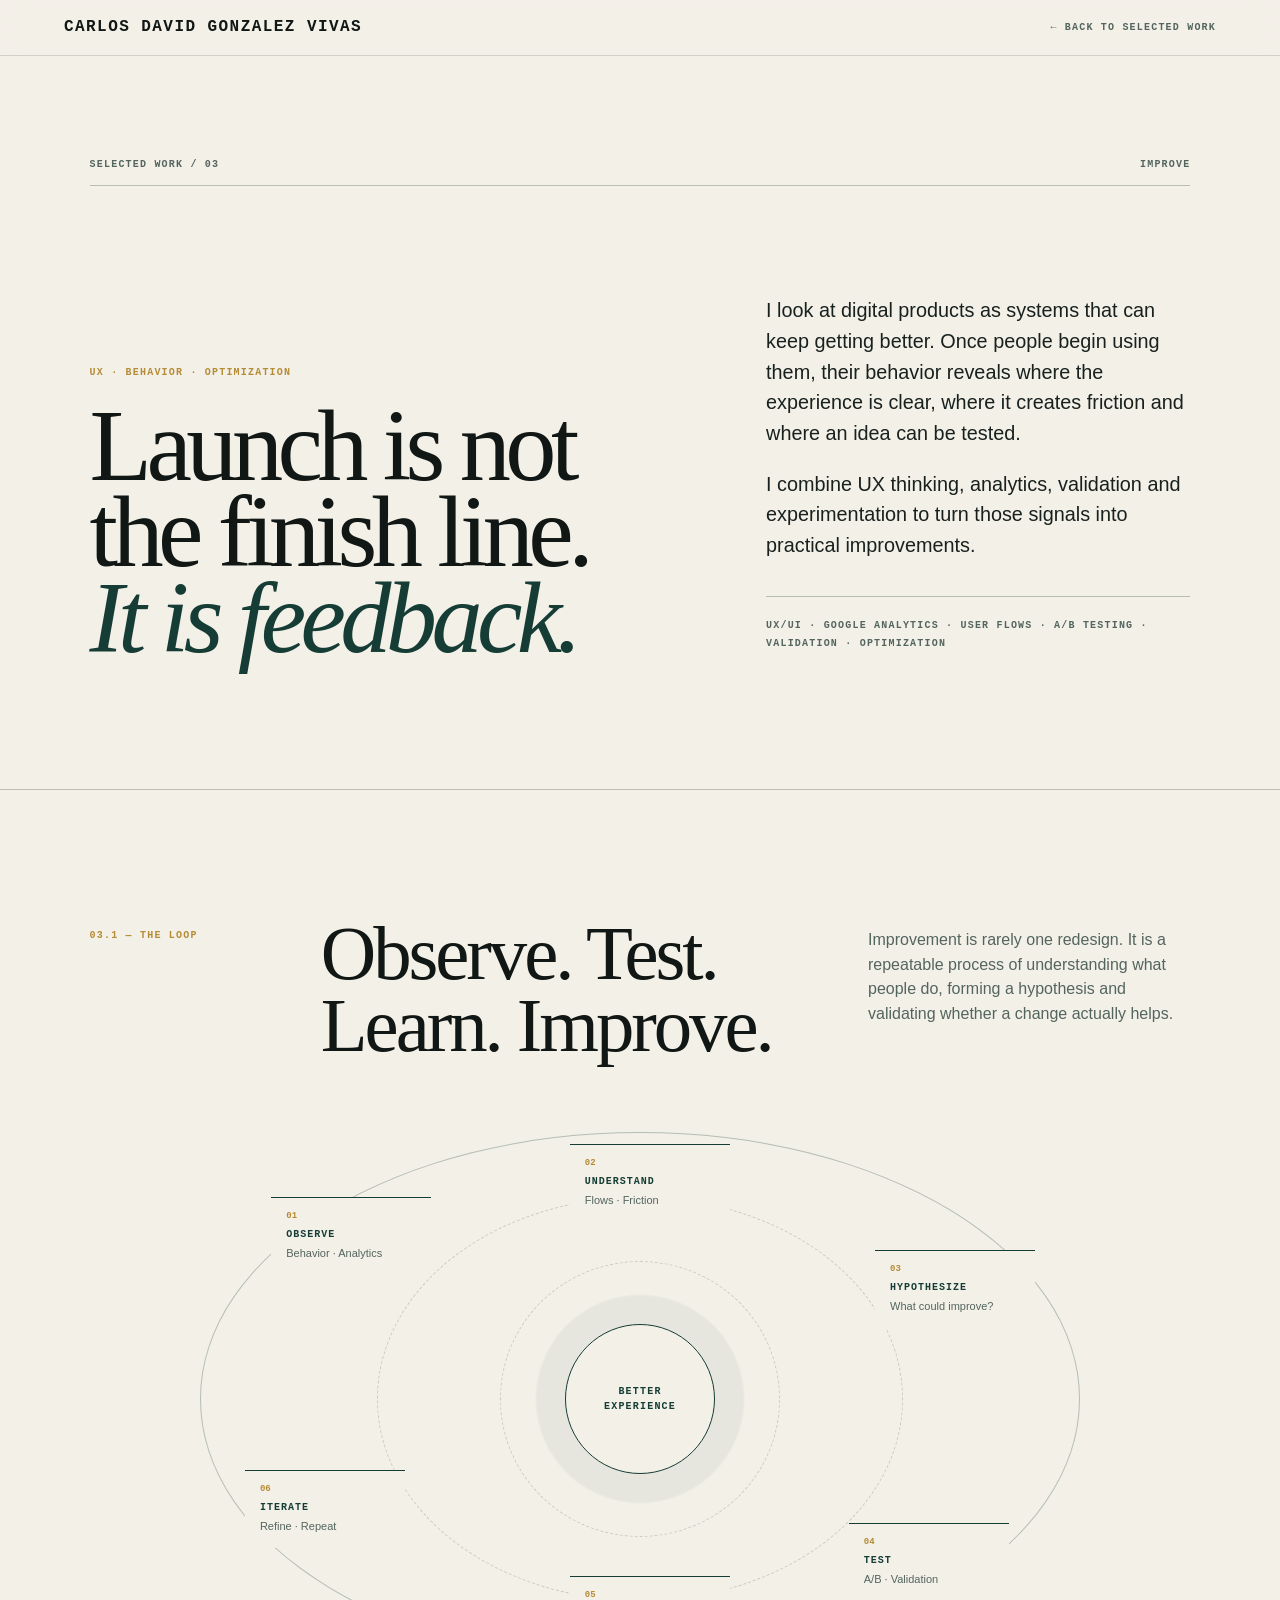
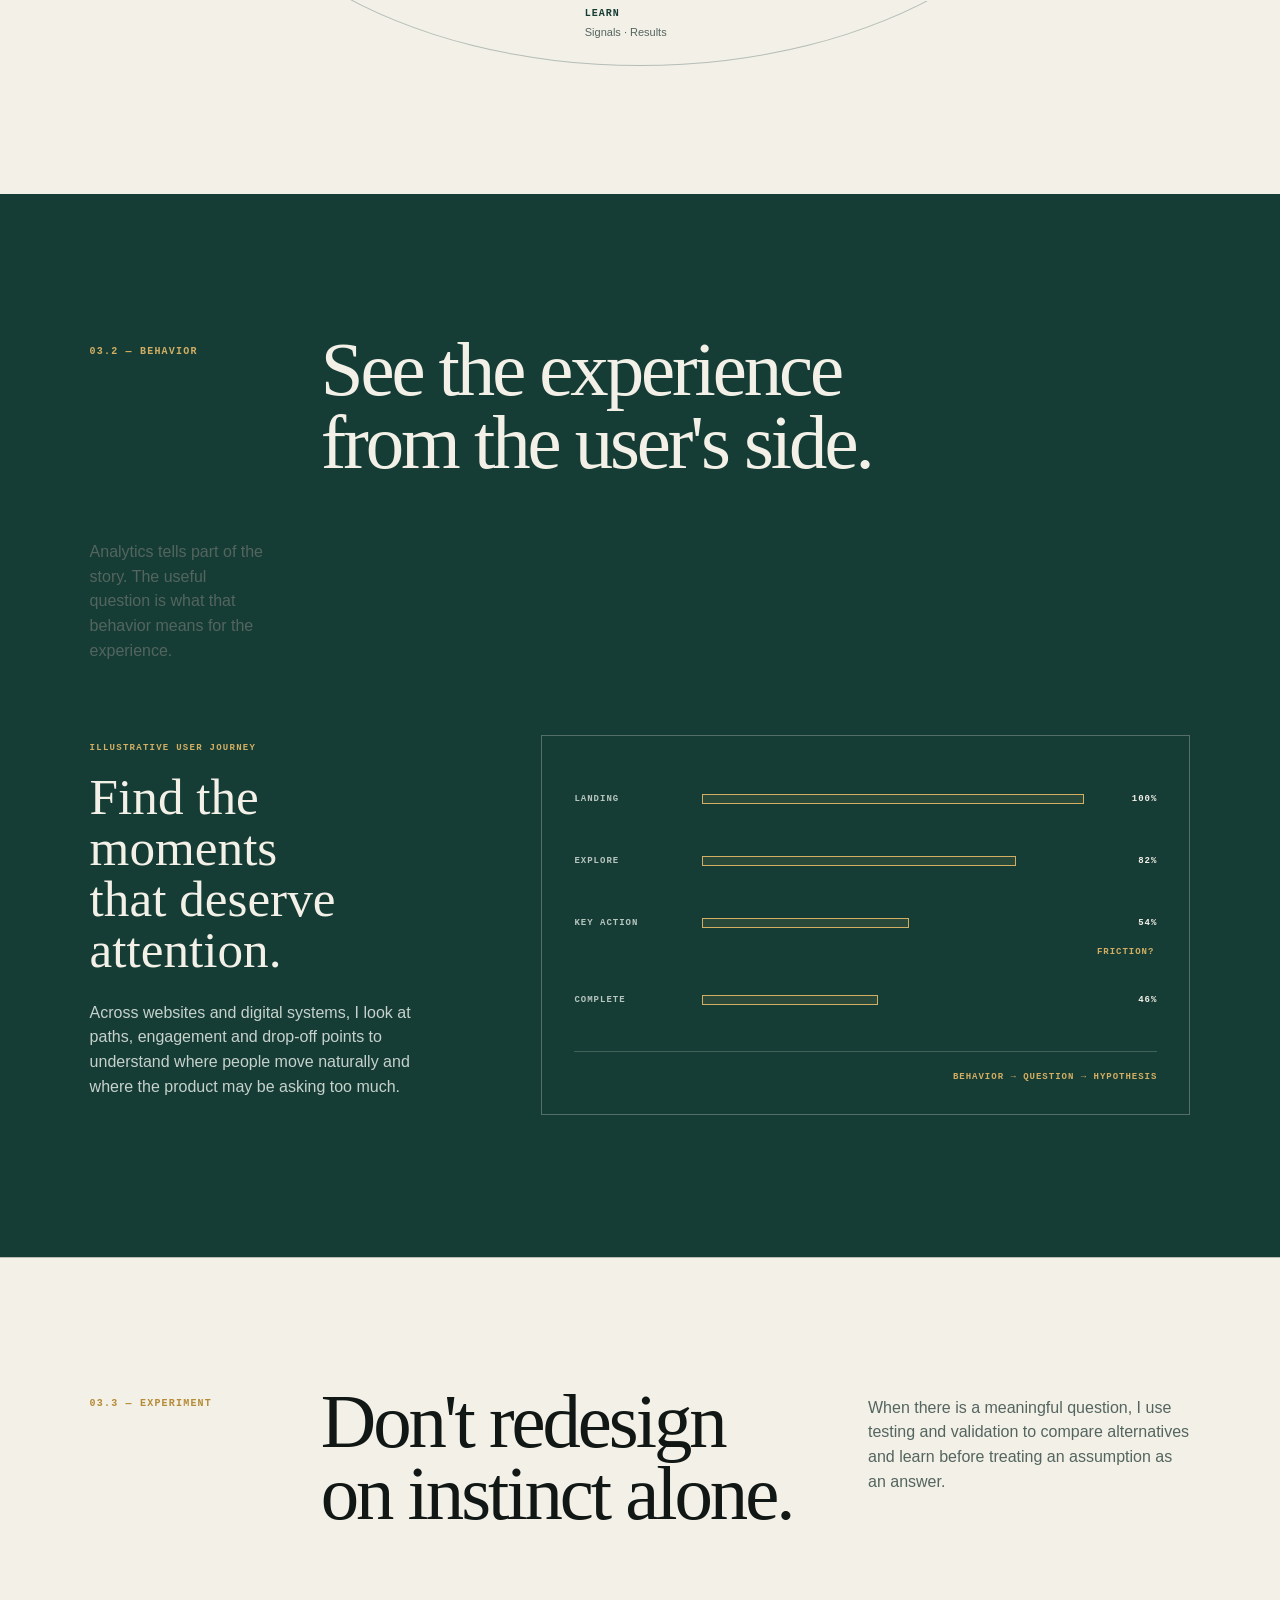
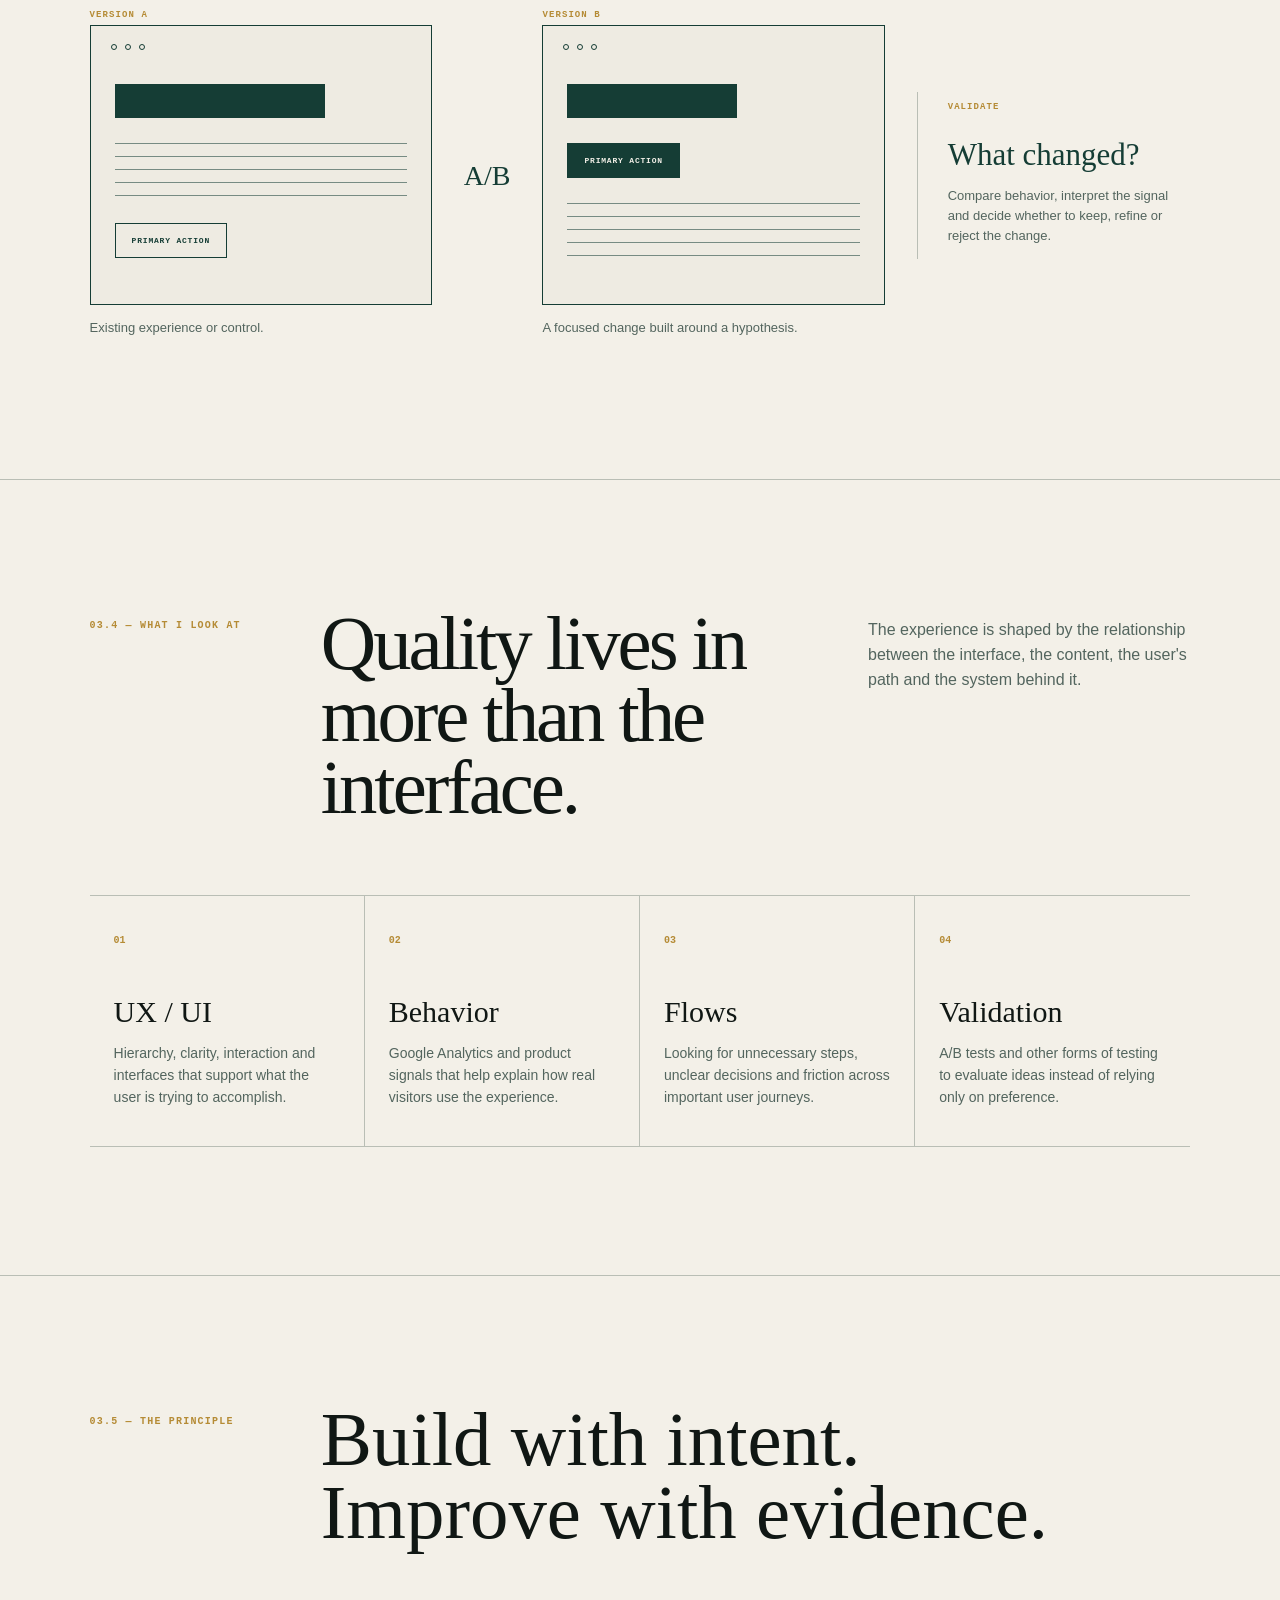
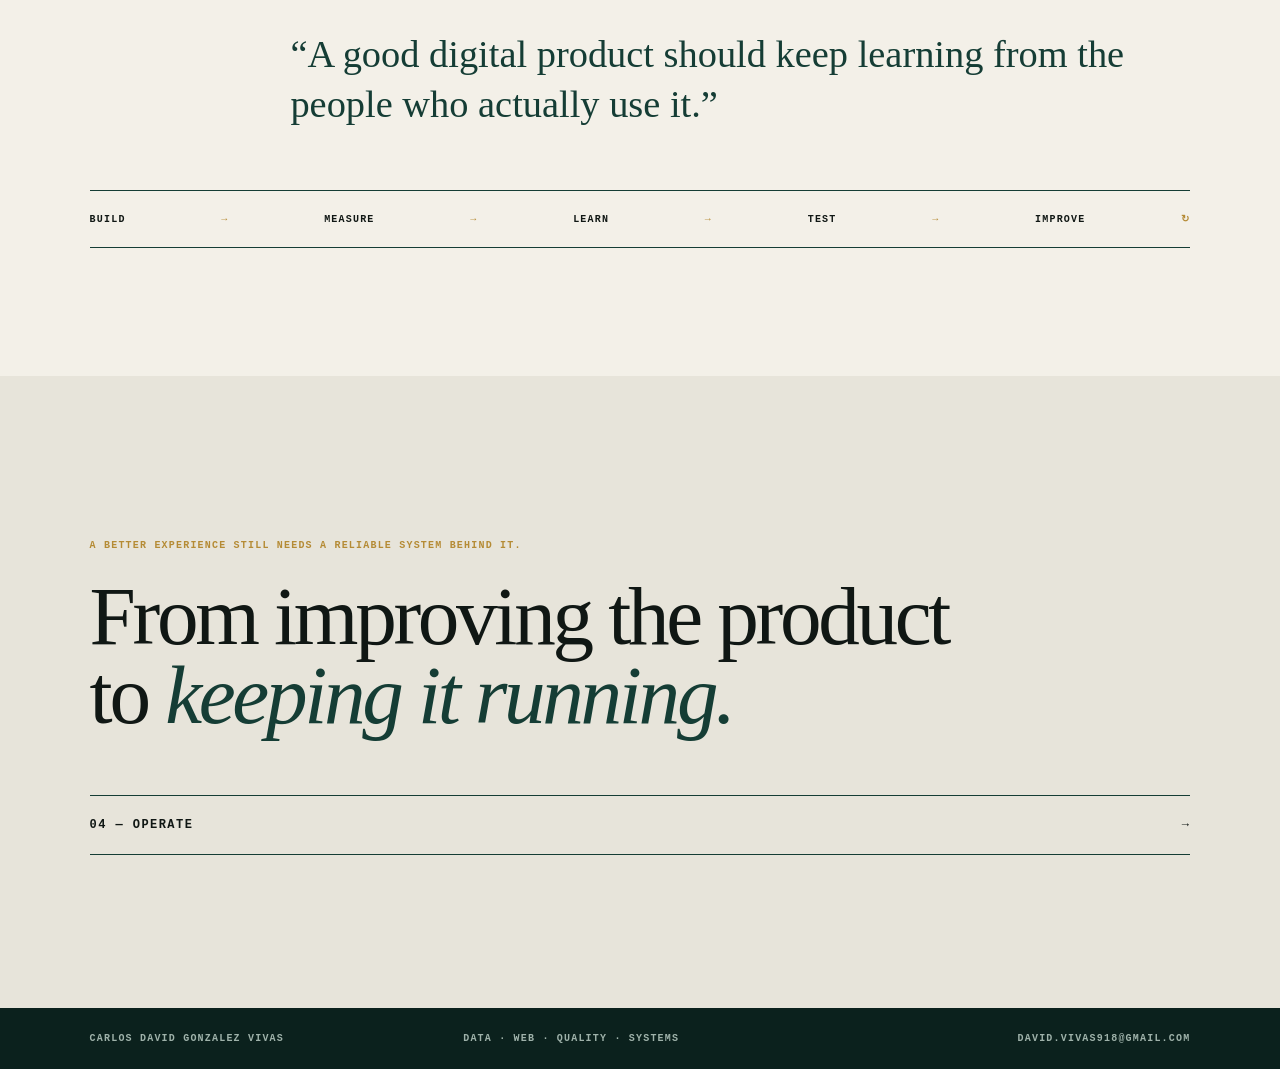
<file: improve.html>
<!doctype html>
<html lang="en"><head><meta charset="utf-8"><meta name="viewport" content="width=device-width,initial-scale=1">
<title>UX & Optimization — Carlos David Gonzalez Vivas</title>
<meta name="theme-color" content="#F3F0E8">
<meta property="og:image" content="social-preview.png">
<meta property="og:image:width" content="1200">
<meta property="og:image:height" content="630">
<meta name="twitter:image" content="social-preview.png">
<link rel="icon" href="favicon.svg" type="image/svg+xml">
<link rel="icon" href="favicon-32.png" sizes="32x32" type="image/png">
<link rel="apple-touch-icon" href="apple-touch-icon.png">
<link rel="manifest" href="site.webmanifest">
<meta property="og:type" content="website">
<meta property="og:title" content="UX & Optimization — Carlos David Gonzalez Vivas">
<meta property="og:description" content="Case study: improving digital products through UX/UI, behavioral analytics, user flows, validation, A/B testing and iteration.">
<meta name="twitter:card" content="summary_large_image"><meta name="description" content="Case study: improving digital products through UX/UI, behavioral analytics, user flows, validation, A/B testing and iteration.">
<link rel="stylesheet" href="styles.css"><link rel="stylesheet" href="case-study.css"></head>
<body class="case-page improve-page"><a class="skip-link" href="#main-content">Skip to content</a>
<header class="case-header"><a class="brand" href="index.html">CARLOS DAVID GONZALEZ VIVAS</a><a class="case-back" href="index.html#work">← BACK TO SELECTED WORK</a></header>
<main>
<section id="main-content" tabindex="-1" class="case-hero improve-hero"><div class="case-eyebrow"><span>SELECTED WORK / 03</span><span>IMPROVE</span></div><div class="case-hero-grid"><div><p class="case-label">UX · BEHAVIOR · OPTIMIZATION</p><h1>Launch is not<br>the finish line.<br><em>It is feedback.</em></h1></div><div class="case-summary"><p>I look at digital products as systems that can keep getting better. Once people begin using them, their behavior reveals where the experience is clear, where it creates friction and where an idea can be tested.</p><p>I combine UX thinking, analytics, validation and experimentation to turn those signals into practical improvements.</p><div class="case-tags">UX/UI · GOOGLE ANALYTICS · USER FLOWS · A/B TESTING · VALIDATION · OPTIMIZATION</div></div></div></section>

<section class="improve-loop"><div class="case-section-head"><span>03.1 — THE LOOP</span><h2>Observe. Test.<br>Learn. Improve.</h2><p>Improvement is rarely one redesign. It is a repeatable process of understanding what people do, forming a hypothesis and validating whether a change actually helps.</p></div><div class="loop-wheel" aria-label="Continuous improvement cycle"><div class="loop-center">BETTER<br>EXPERIENCE</div><div class="loop-node n1"><b>01</b><strong>OBSERVE</strong><small>Behavior · Analytics</small></div><div class="loop-node n2"><b>02</b><strong>UNDERSTAND</strong><small>Flows · Friction</small></div><div class="loop-node n3"><b>03</b><strong>HYPOTHESIZE</strong><small>What could improve?</small></div><div class="loop-node n4"><b>04</b><strong>TEST</strong><small>A/B · Validation</small></div><div class="loop-node n5"><b>05</b><strong>LEARN</strong><small>Signals · Results</small></div><div class="loop-node n6"><b>06</b><strong>ITERATE</strong><small>Refine · Repeat</small></div></div></section>

<section class="case-dark improve-dark"><div class="case-section-head dark-head"><span>03.2 — BEHAVIOR</span><h2>See the experience<br>from the user's side.</h2><p>Analytics tells part of the story. The useful question is what that behavior means for the experience.</p></div><div class="journey-board"><div class="journey-copy"><p class="signal-kicker">ILLUSTRATIVE USER JOURNEY</p><h3>Find the moments<br>that deserve attention.</h3><p>Across websites and digital systems, I look at paths, engagement and drop-off points to understand where people move naturally and where the product may be asking too much.</p></div><div class="journey-ui"><div class="journey-row"><span>LANDING</span><i></i><b>100%</b></div><div class="journey-row"><span>EXPLORE</span><i style="--w:82%"></i><b>82%</b></div><div class="journey-row friction"><span>KEY ACTION</span><i style="--w:54%"></i><b>54%</b><em>FRICTION?</em></div><div class="journey-row"><span>COMPLETE</span><i style="--w:46%"></i><b>46%</b></div><div class="journey-note">BEHAVIOR → QUESTION → HYPOTHESIS</div></div></div></section>

<section class="experiment-section"><div class="case-section-head"><span>03.3 — EXPERIMENT</span><h2>Don't redesign<br>on instinct alone.</h2><p>When there is a meaningful question, I use testing and validation to compare alternatives and learn before treating an assumption as an answer.</p></div><div class="ab-board"><article><span>VERSION A</span><div class="ab-window"><i></i><i></i><i></i><div class="ab-title"></div><div class="ab-copy"></div><button>PRIMARY ACTION</button></div><p>Existing experience or control.</p></article><div class="ab-vs">A/B</div><article><span>VERSION B</span><div class="ab-window variant"><i></i><i></i><i></i><div class="ab-title"></div><button>PRIMARY ACTION</button><div class="ab-copy"></div></div><p>A focused change built around a hypothesis.</p></article><div class="ab-result"><span>VALIDATE</span><strong>What changed?</strong><p>Compare behavior, interpret the signal and decide whether to keep, refine or reject the change.</p></div></div></section>

<section class="improvement-layers"><div class="case-section-head"><span>03.4 — WHAT I LOOK AT</span><h2>Quality lives in<br>more than the interface.</h2><p>The experience is shaped by the relationship between the interface, the content, the user's path and the system behind it.</p></div><div class="improve-grid"><article><span>01</span><h3>UX / UI</h3><p>Hierarchy, clarity, interaction and interfaces that support what the user is trying to accomplish.</p></article><article><span>02</span><h3>Behavior</h3><p>Google Analytics and product signals that help explain how real visitors use the experience.</p></article><article><span>03</span><h3>Flows</h3><p>Looking for unnecessary steps, unclear decisions and friction across important user journeys.</p></article><article><span>04</span><h3>Validation</h3><p>A/B tests and other forms of testing to evaluate ideas instead of relying only on preference.</p></article></div></section>

<section class="improve-principle"><div><span>03.5 — THE PRINCIPLE</span><h2>Build with intent.<br>Improve with evidence.</h2></div><blockquote>“A good digital product should keep learning from the people who actually use it.”</blockquote><div class="improve-chain"><span>BUILD</span><i>→</i><span>MEASURE</span><i>→</i><span>LEARN</span><i>→</i><span>TEST</span><i>→</i><span>IMPROVE</span><i>↻</i></div></section>

<section class="case-bridge"><p>A BETTER EXPERIENCE STILL NEEDS A RELIABLE SYSTEM BEHIND IT.</p><h2>From improving the product<br>to <em>keeping it running.</em></h2><a href="operate.html">04 — OPERATE <span>→</span></a></section>
</main><footer class="case-footer"><span>CARLOS DAVID GONZALEZ VIVAS</span><span>DATA · WEB · QUALITY · SYSTEMS</span><a href="mailto:david.vivas918@gmail.com" aria-label="Email David Gonzalez">DAVID.VIVAS918@GMAIL.COM</a></footer></body></html>
</file>
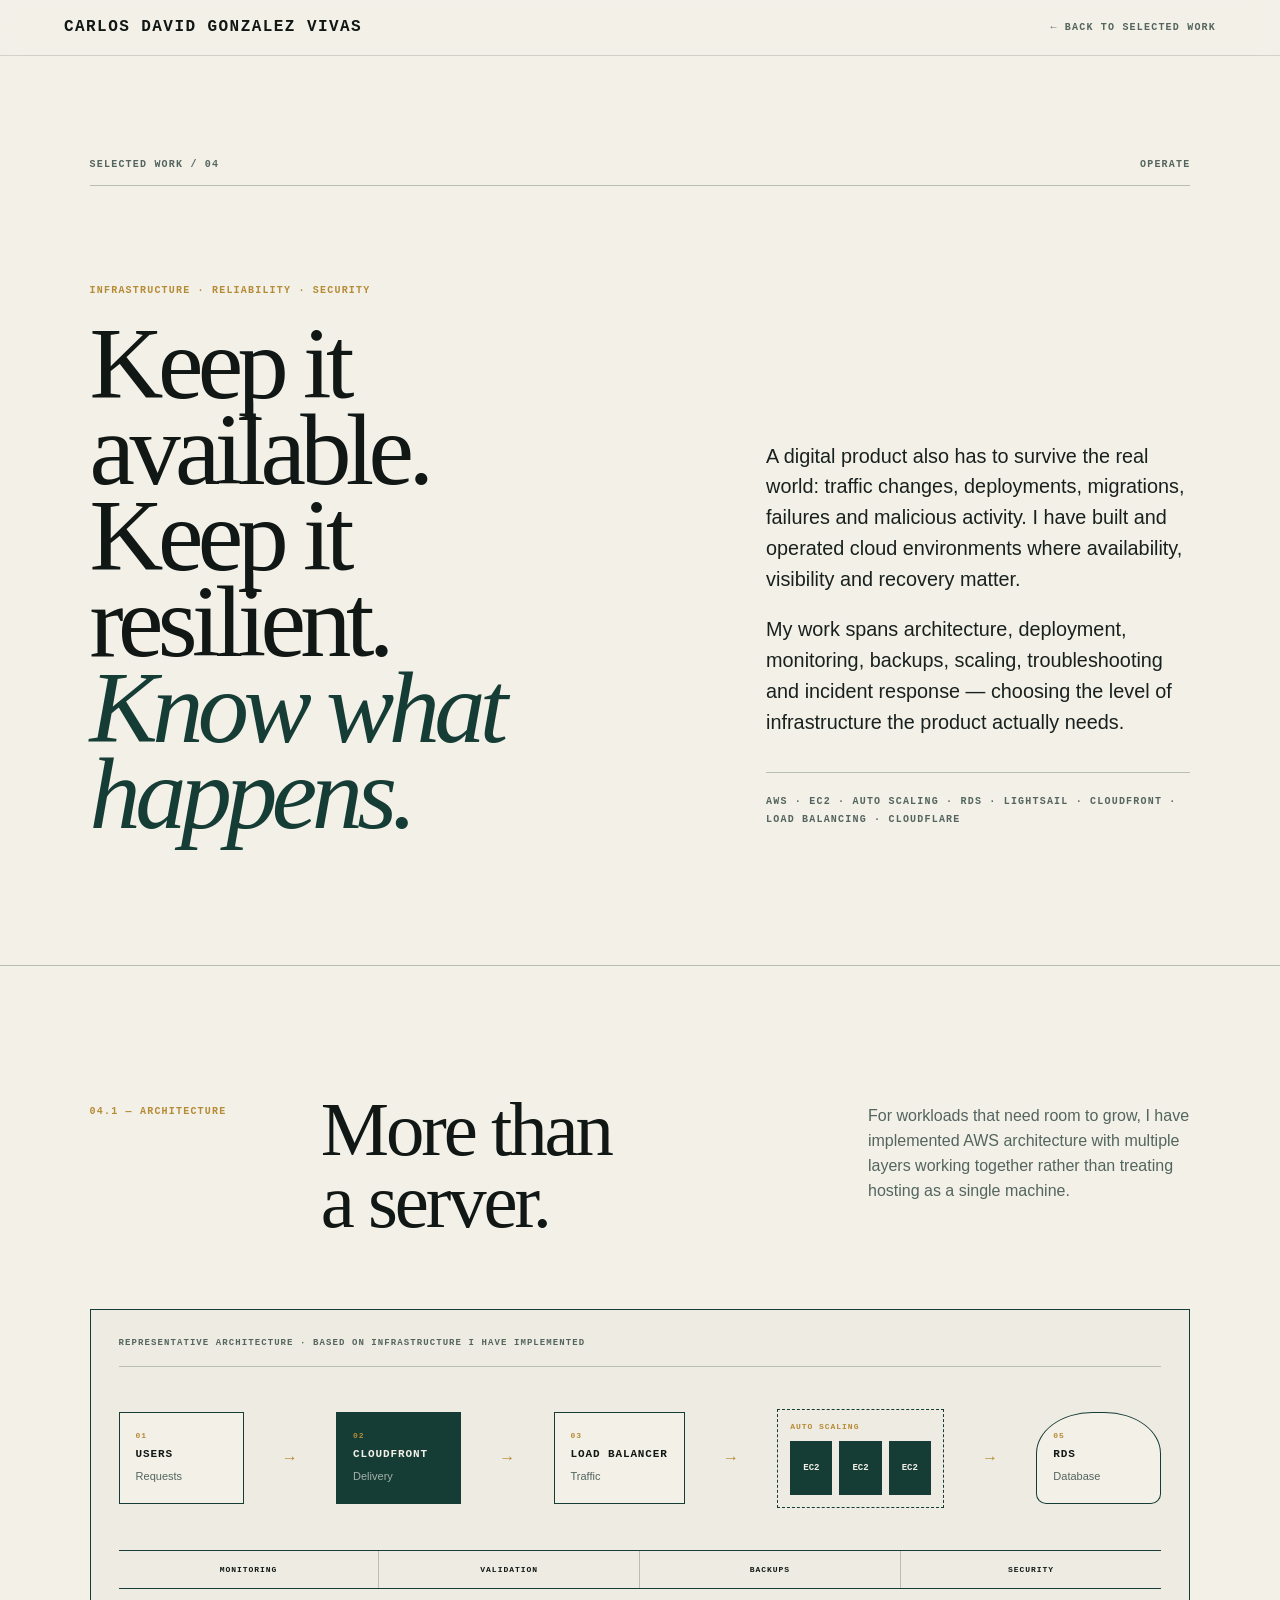
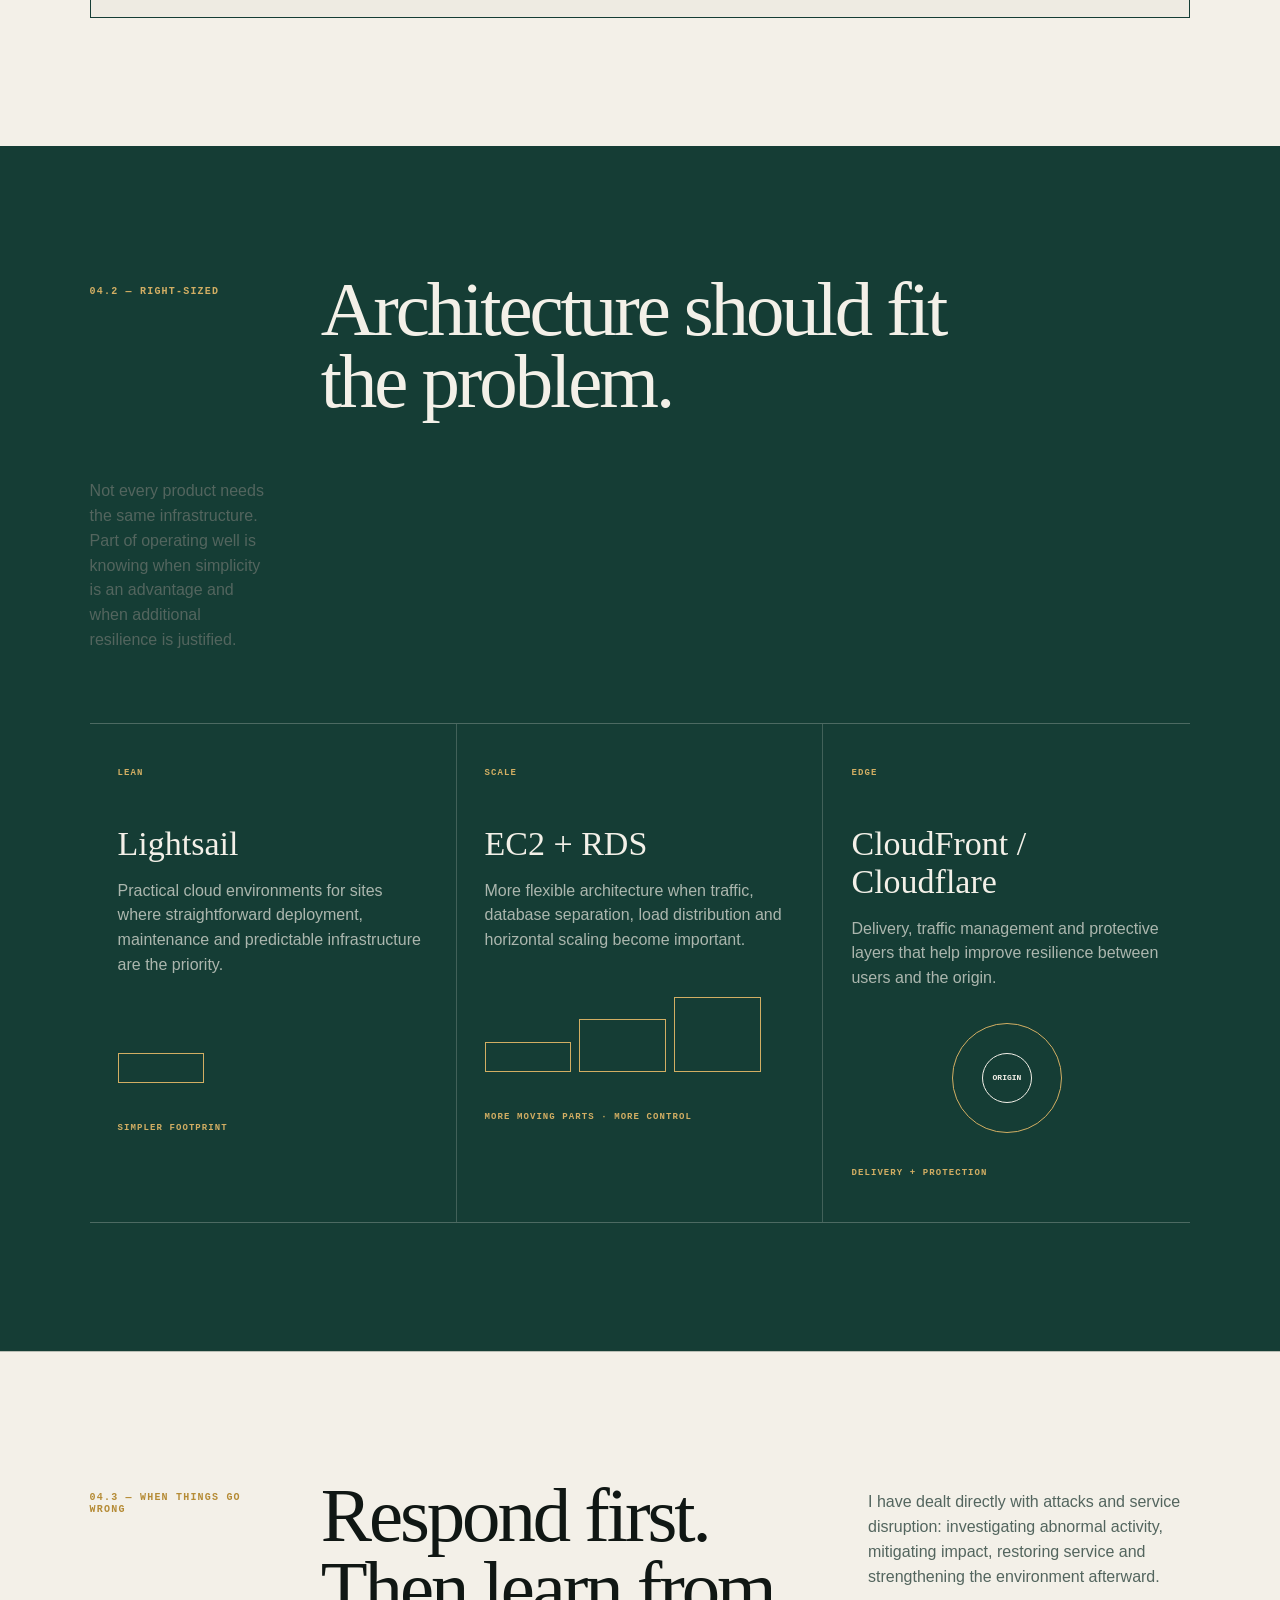
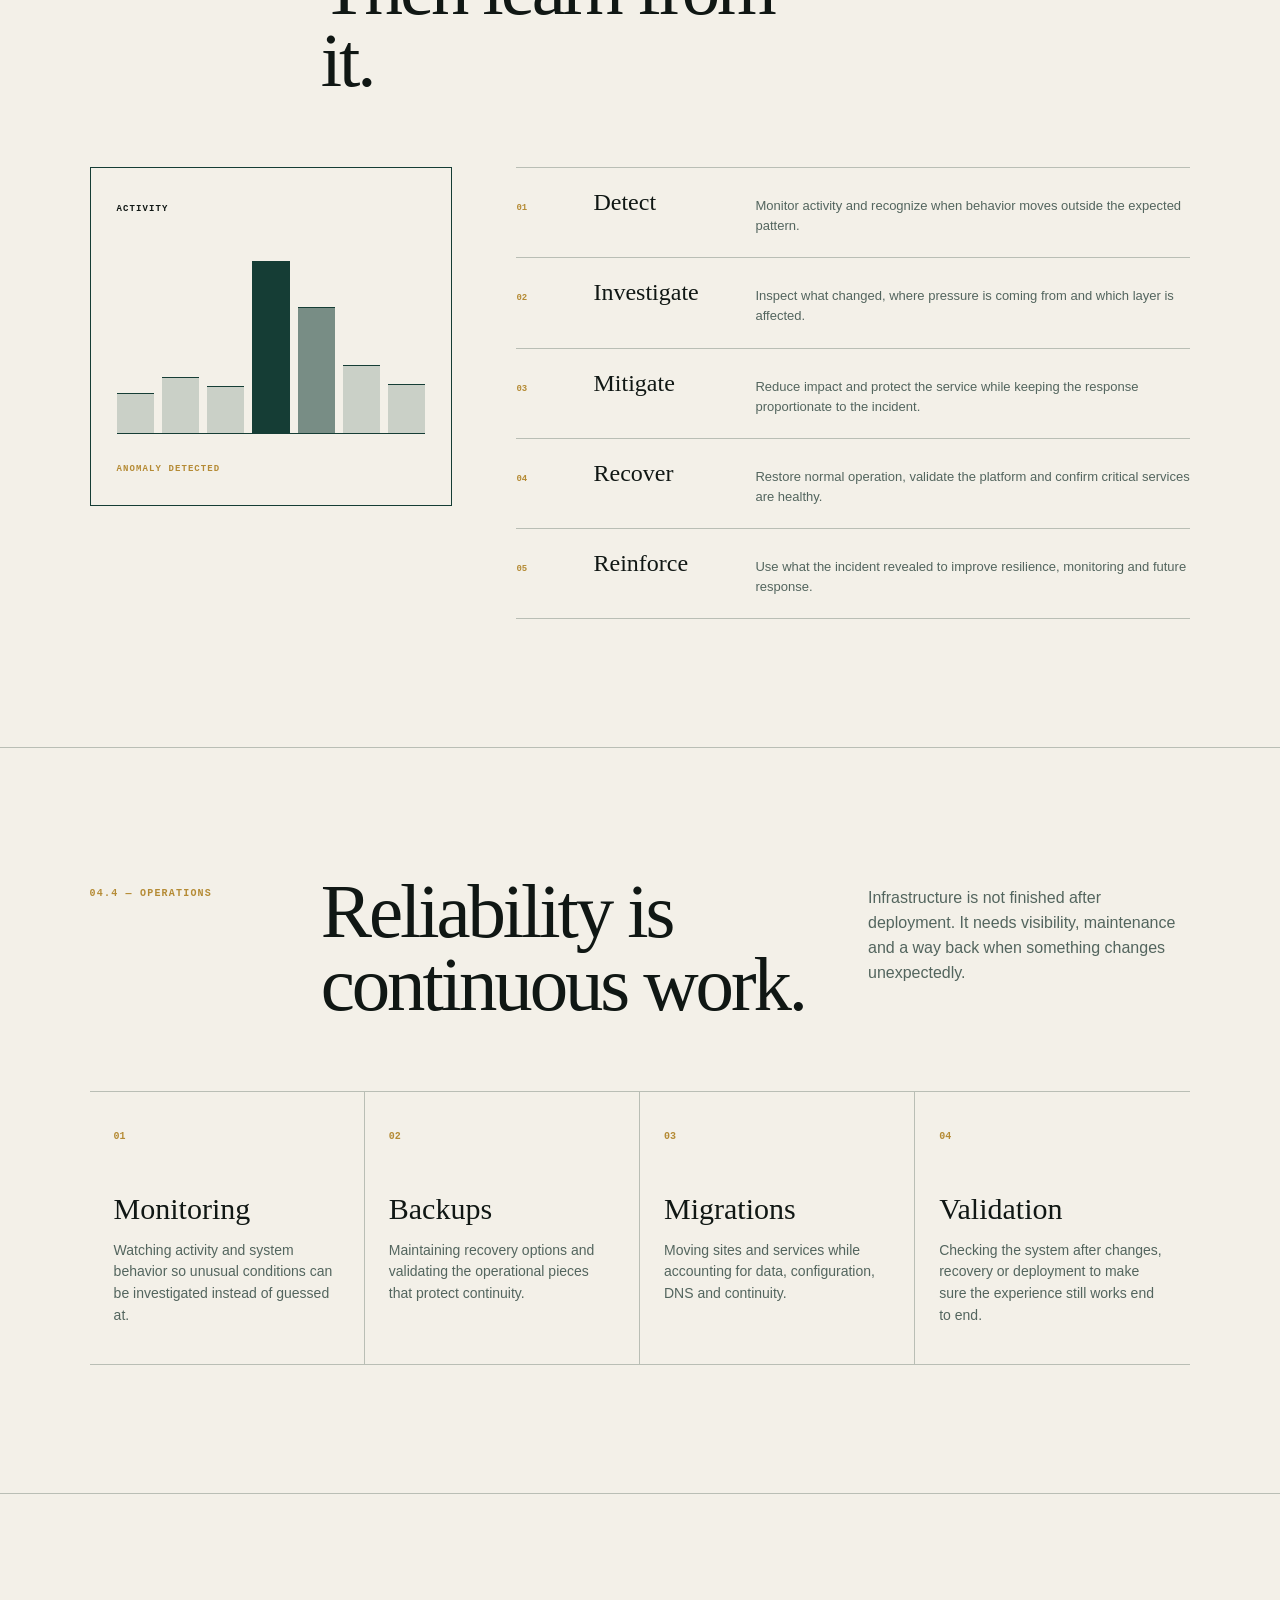
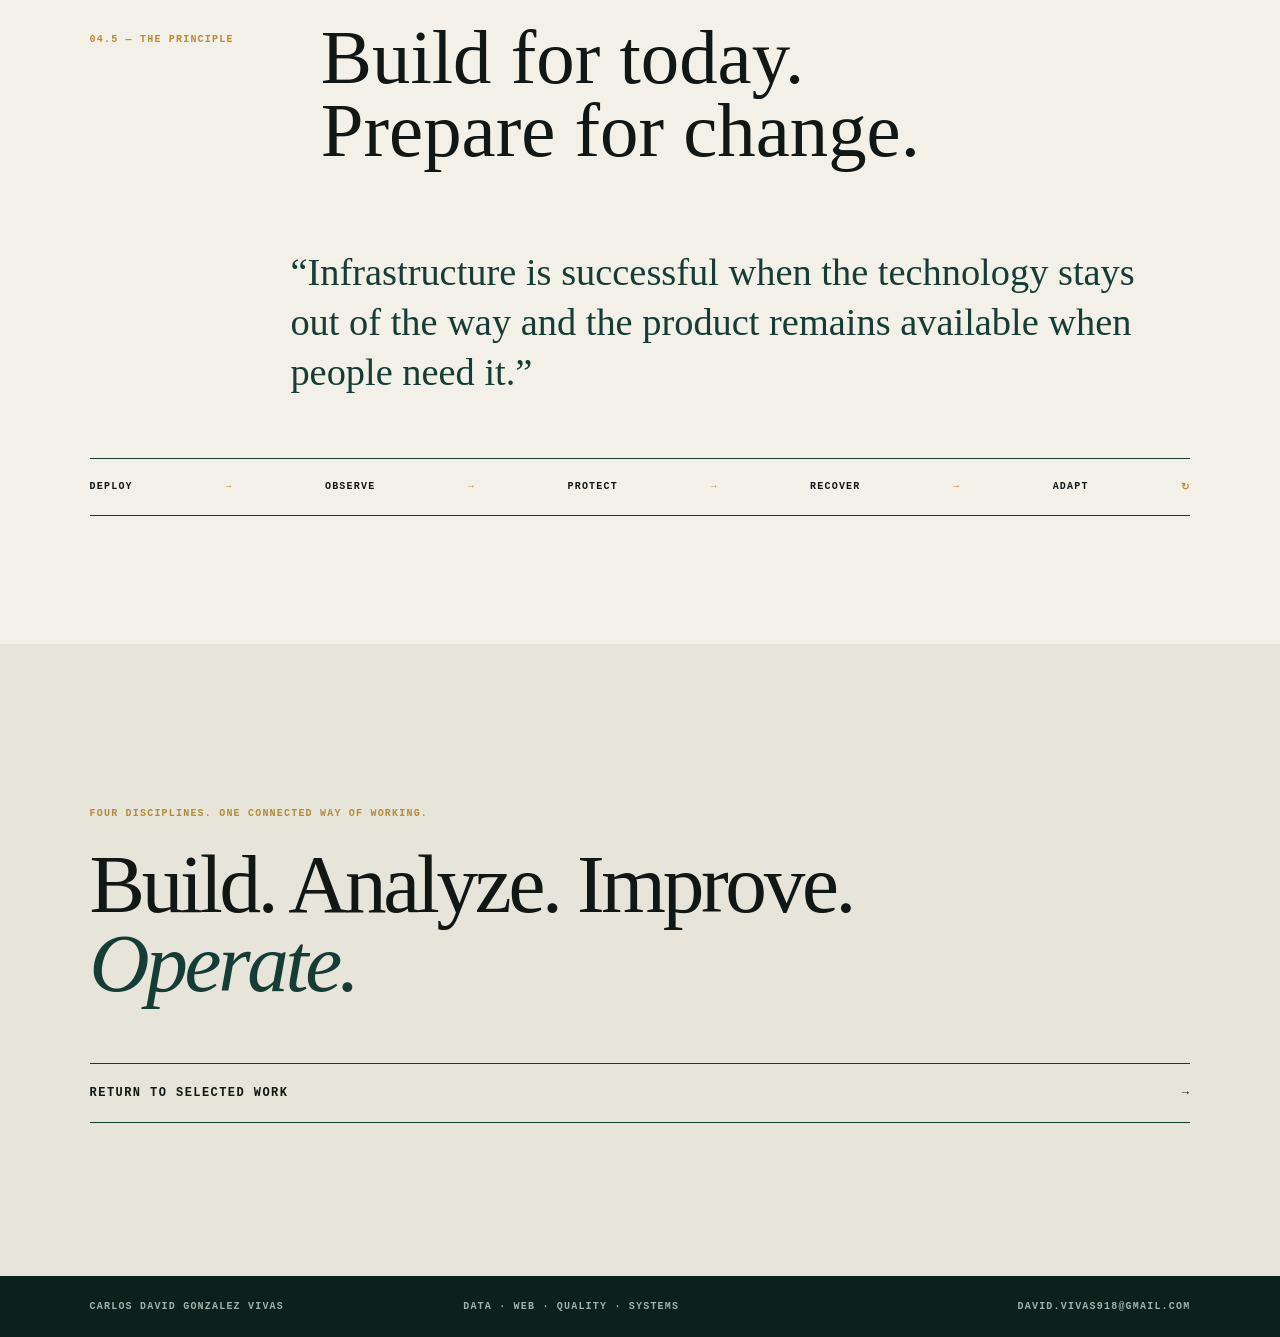
<file: operate.html>
<!doctype html>
<html lang="en"><head><meta charset="utf-8"><meta name="viewport" content="width=device-width,initial-scale=1">
<title>Cloud & Infrastructure — Carlos David Gonzalez Vivas</title>
<meta name="theme-color" content="#F3F0E8">
<meta property="og:image" content="social-preview.png">
<meta property="og:image:width" content="1200">
<meta property="og:image:height" content="630">
<meta name="twitter:image" content="social-preview.png">
<link rel="icon" href="favicon.svg" type="image/svg+xml">
<link rel="icon" href="favicon-32.png" sizes="32x32" type="image/png">
<link rel="apple-touch-icon" href="apple-touch-icon.png">
<link rel="manifest" href="site.webmanifest">
<meta property="og:type" content="website">
<meta property="og:title" content="Cloud & Infrastructure — Carlos David Gonzalez Vivas">
<meta property="og:description" content="Case study: AWS infrastructure, scaling, monitoring, backups, migrations, reliability, security and incident response.">
<meta name="twitter:card" content="summary_large_image"><meta name="description" content="Case study: AWS infrastructure, scaling, monitoring, backups, migrations, reliability, security and incident response.">
<link rel="stylesheet" href="styles.css"><link rel="stylesheet" href="case-study.css"></head>
<body class="case-page operate-page"><a class="skip-link" href="#main-content">Skip to content</a>
<header class="case-header"><a class="brand" href="index.html">CARLOS DAVID GONZALEZ VIVAS</a><a class="case-back" href="index.html#work">← BACK TO SELECTED WORK</a></header>
<main>
<section id="main-content" tabindex="-1" class="case-hero operate-hero"><div class="case-eyebrow"><span>SELECTED WORK / 04</span><span>OPERATE</span></div><div class="case-hero-grid"><div><p class="case-label">INFRASTRUCTURE · RELIABILITY · SECURITY</p><h1>Keep it available.<br>Keep it resilient.<br><em>Know what happens.</em></h1></div><div class="case-summary"><p>A digital product also has to survive the real world: traffic changes, deployments, migrations, failures and malicious activity. I have built and operated cloud environments where availability, visibility and recovery matter.</p><p>My work spans architecture, deployment, monitoring, backups, scaling, troubleshooting and incident response — choosing the level of infrastructure the product actually needs.</p><div class="case-tags">AWS · EC2 · AUTO SCALING · RDS · LIGHTSAIL · CLOUDFRONT · LOAD BALANCING · CLOUDFLARE</div></div></div></section>

<section class="operate-architecture"><div class="case-section-head"><span>04.1 — ARCHITECTURE</span><h2>More than<br>a server.</h2><p>For workloads that need room to grow, I have implemented AWS architecture with multiple layers working together rather than treating hosting as a single machine.</p></div><div class="architecture-board"><div class="arch-label">REPRESENTATIVE ARCHITECTURE · BASED ON INFRASTRUCTURE I HAVE IMPLEMENTED</div><div class="arch-flow"><div class="arch-node"><small>01</small><strong>USERS</strong><span>Requests</span></div><i>→</i><div class="arch-node accent"><small>02</small><strong>CLOUDFRONT</strong><span>Delivery</span></div><i>→</i><div class="arch-node"><small>03</small><strong>LOAD BALANCER</strong><span>Traffic</span></div><i>→</i><div class="arch-group"><div class="arch-group-label">AUTO SCALING</div><div class="arch-instances"><div>EC2</div><div>EC2</div><div>EC2</div></div></div><i>→</i><div class="arch-node database"><small>05</small><strong>RDS</strong><span>Database</span></div></div><div class="arch-foundation"><span>MONITORING</span><span>VALIDATION</span><span>BACKUPS</span><span>SECURITY</span></div></div></section>

<section class="case-dark operate-dark"><div class="case-section-head dark-head"><span>04.2 — RIGHT-SIZED</span><h2>Architecture should fit<br>the problem.</h2><p>Not every product needs the same infrastructure. Part of operating well is knowing when simplicity is an advantage and when additional resilience is justified.</p></div><div class="scale-grid"><article><span>LEAN</span><h3>Lightsail</h3><p>Practical cloud environments for sites where straightforward deployment, maintenance and predictable infrastructure are the priority.</p><div class="scale-line"><b></b></div><small>SIMPLER FOOTPRINT</small></article><article class="scale-feature"><span>SCALE</span><h3>EC2 + RDS</h3><p>More flexible architecture when traffic, database separation, load distribution and horizontal scaling become important.</p><div class="scale-line"><b></b><b></b><b></b></div><small>MORE MOVING PARTS · MORE CONTROL</small></article><article><span>EDGE</span><h3>CloudFront / Cloudflare</h3><p>Delivery, traffic management and protective layers that help improve resilience between users and the origin.</p><div class="scale-orbit">EDGE <i>ORIGIN</i></div><small>DELIVERY + PROTECTION</small></article></div></section>

<section class="incident-section"><div class="case-section-head"><span>04.3 — WHEN THINGS GO WRONG</span><h2>Respond first.<br>Then learn from it.</h2><p>I have dealt directly with attacks and service disruption: investigating abnormal activity, mitigating impact, restoring service and strengthening the environment afterward.</p></div><div class="incident-board"><div class="incident-signal"><span>ACTIVITY</span><div class="signal-chart"><i></i><i></i><i></i><i class="spike"></i><i class="spike2"></i><i></i><i></i></div><strong>ANOMALY DETECTED</strong></div><div class="incident-steps"><article><b>01</b><h3>Detect</h3><p>Monitor activity and recognize when behavior moves outside the expected pattern.</p></article><article><b>02</b><h3>Investigate</h3><p>Inspect what changed, where pressure is coming from and which layer is affected.</p></article><article><b>03</b><h3>Mitigate</h3><p>Reduce impact and protect the service while keeping the response proportionate to the incident.</p></article><article><b>04</b><h3>Recover</h3><p>Restore normal operation, validate the platform and confirm critical services are healthy.</p></article><article><b>05</b><h3>Reinforce</h3><p>Use what the incident revealed to improve resilience, monitoring and future response.</p></article></div></div></section>

<section class="operate-layers"><div class="case-section-head"><span>04.4 — OPERATIONS</span><h2>Reliability is<br>continuous work.</h2><p>Infrastructure is not finished after deployment. It needs visibility, maintenance and a way back when something changes unexpectedly.</p></div><div class="operate-grid"><article><span>01</span><h3>Monitoring</h3><p>Watching activity and system behavior so unusual conditions can be investigated instead of guessed at.</p></article><article><span>02</span><h3>Backups</h3><p>Maintaining recovery options and validating the operational pieces that protect continuity.</p></article><article><span>03</span><h3>Migrations</h3><p>Moving sites and services while accounting for data, configuration, DNS and continuity.</p></article><article><span>04</span><h3>Validation</h3><p>Checking the system after changes, recovery or deployment to make sure the experience still works end to end.</p></article></div></section>

<section class="operate-principle"><div><span>04.5 — THE PRINCIPLE</span><h2>Build for today.<br>Prepare for change.</h2></div><blockquote>“Infrastructure is successful when the technology stays out of the way and the product remains available when people need it.”</blockquote><div class="operate-chain"><span>DEPLOY</span><i>→</i><span>OBSERVE</span><i>→</i><span>PROTECT</span><i>→</i><span>RECOVER</span><i>→</i><span>ADAPT</span><i>↻</i></div></section>

<section class="case-bridge"><p>FOUR DISCIPLINES. ONE CONNECTED WAY OF WORKING.</p><h2>Build. Analyze. Improve.<br><em>Operate.</em></h2><a href="index.html#work">RETURN TO SELECTED WORK <span>→</span></a></section>
</main><footer class="case-footer"><span>CARLOS DAVID GONZALEZ VIVAS</span><span>DATA · WEB · QUALITY · SYSTEMS</span><a href="mailto:david.vivas918@gmail.com" aria-label="Email David Gonzalez">DAVID.VIVAS918@GMAIL.COM</a></footer></body></html>
</file>
<file: styles.css>
:root{--paper:#f3f0e8;--green:#153d35;--deep:#0b211d;--ink:#101714;--body:#18211e;--muted:#53655e;--line:#b9beb5;--gold:#b58b35;--cream:#f3f0e8;--darkmuted:#c7d1cc;--darkline:#547168}*{box-sizing:border-box}html{scroll-behavior:smooth}body{margin:0;background:var(--paper);color:var(--ink);font-family:Arial,Helvetica,sans-serif;line-height:1.55}.site-header{position:sticky;top:0;z-index:20;display:flex;justify-content:space-between;align-items:center;padding:18px clamp(24px,5vw,72px);background:rgba(243,240,232,.94);backdrop-filter:blur(10px);border-bottom:1px solid rgba(16,23,20,.15)}a{color:inherit;text-decoration:none}.brand,.site-header nav,.eyebrow,.section-kicker,.tags,.panel-label,.hero-meta,.loop,.role>span,dt,.signal-note{font:700 11px/1.2 ui-monospace,SFMono-Regular,Menlo,monospace;letter-spacing:.11em}.site-header nav{display:flex;gap:24px}.site-header nav a:hover{color:var(--gold)}.section{padding:clamp(70px,9vw,140px) clamp(24px,7vw,110px)}.light{background:var(--paper)}.dark{background:var(--green);color:var(--cream)}.eyebrow{display:flex;justify-content:space-between;color:var(--muted);border-bottom:1px solid var(--line);padding-bottom:14px}.hero{min-height:92vh}.hero-grid{display:grid;grid-template-columns:1.05fr .95fr;gap:7vw;align-items:center;padding:6vw 0}.hero h1{font:400 clamp(64px,9vw,148px)/.78 Georgia,serif;letter-spacing:-.055em;margin:0}.hero h1 span{display:block}.lead{max-width:610px;font-size:clamp(18px,2vw,25px);color:var(--body);margin:36px 0}.arrow-link{font-weight:700;border-bottom:1px solid var(--ink);padding-bottom:5px}.network-wrap{align-self:stretch;display:flex;flex-direction:column;justify-content:center}#skillNetwork{width:100%;min-height:420px}.edge{stroke:var(--line);stroke-width:1;opacity:.75}.node circle{fill:var(--paper);stroke:var(--green);stroke-width:1.5}.node.core circle{fill:var(--green)}.node text{font:700 10px ui-monospace,monospace;fill:var(--muted);letter-spacing:.08em}.node.core text{fill:var(--green);font-size:12px}.network-caption{font:700 10px ui-monospace,monospace;color:var(--muted);letter-spacing:.1em;text-align:center}.hero-meta{display:grid;grid-template-columns:repeat(4,1fr);gap:16px;border-top:1px solid var(--line);padding-top:16px;color:var(--muted)}.section-kicker{color:var(--muted);margin-bottom:35px}.dark .section-kicker{color:#9fb2aa}.section h2{font:400 clamp(48px,7vw,104px)/.95 Georgia,serif;letter-spacing:-.04em;margin:0 0 20px}.section-intro{font-size:20px;color:var(--body);max-width:700px;margin-bottom:60px}.work-layout{display:grid;grid-template-columns:minmax(0,1fr) 320px;gap:60px}.project{display:grid;grid-template-columns:110px minmax(0,1fr) 30px;column-gap:32px;row-gap:20px;padding:30px 18px;border-top:1px solid var(--line);cursor:pointer;transition:.25s}.project:last-child{border-bottom:1px solid var(--line)}.project h3{font:400 clamp(24px,3vw,40px)/1.08 Georgia,serif;margin:0 0 10px}.project p{color:var(--body);max-width:760px}.project-no,.project-arrow{font-family:ui-monospace,monospace}.tags{color:var(--muted);margin-top:18px}.project.active,.project:hover,.project:focus-visible{background:var(--green);color:var(--cream);outline:none}.project.active p,.project:hover p,.project:focus-visible p,.project.active .tags,.project:hover .tags,.project:focus-visible .tags{color:var(--darkmuted)}.profile-panel,.career-panel{position:sticky;top:100px;align-self:start;border:1px solid var(--line);padding:25px}.profile-panel p{font-size:13px;color:var(--muted)}.bar{margin:24px 0}.bar-head{display:flex;justify-content:space-between;font:700 11px ui-monospace,monospace;letter-spacing:.08em}.track{height:4px;background:#d6d7cf;margin-top:9px}.fill{height:100%;background:var(--green);transition:width .45s ease}.approach-grid{display:grid;grid-template-columns:.8fr 1.2fr;gap:9vw}.dark-lead{font:400 clamp(24px,3vw,40px)/1.25 Georgia,serif;color:var(--cream)}.principles{display:grid;grid-template-columns:1fr 1fr}.principles>div{padding:25px;border-top:1px solid var(--darkline)}.principles>div:nth-child(odd){border-right:1px solid var(--darkline)}.principles h3{font:400 32px Georgia,serif;margin:12px 0}.principles p{color:var(--darkmuted)}.principles small{font-family:ui-monospace,monospace;color:#9fb2aa}.approach blockquote{font:400 clamp(30px,4vw,58px)/1.15 Georgia,serif;max-width:1000px;margin:100px 0 50px;border-left:2px solid var(--gold);padding-left:30px}.loop{border-top:1px solid var(--darkline);padding-top:20px;color:var(--darkmuted);display:flex;gap:20px;flex-wrap:wrap}.loop i{color:var(--gold);font-style:normal}.experience-layout{display:grid;grid-template-columns:minmax(0,1fr) 390px;gap:8vw}.role{min-height:42vh;padding:40px 0;border-top:1px solid var(--line);opacity:.55;transition:.3s}.role.active{opacity:1}.role>span{color:var(--gold)}.role h3{font:400 clamp(34px,4vw,58px)/1 Georgia,serif;margin:14px 0}.role-title{font-weight:700;color:var(--green);max-width:720px}.role p:last-child{color:var(--body);max-width:720px}.career-panel{border-color:var(--green);top:120px}.career-panel #careerYear{font:700 11px ui-monospace,monospace;color:var(--gold);margin:28px 0 8px}.career-panel h3{font:400 30px Georgia,serif;margin:0}.career-panel>p{color:var(--body)}.career-panel .track{background:#d6d7cf}.career-panel .fill{position:relative}.career-panel .fill:after{content:"";position:absolute;right:-3px;top:-2px;width:8px;height:8px;border-radius:50%;background:var(--gold)}.signal-note{color:var(--muted);border-top:1px solid var(--line);padding-top:18px;margin-top:30px}.about-grid{display:grid;grid-template-columns:.8fr 1.2fr;gap:8vw;align-items:start}.portrait-placeholder{aspect-ratio:4/5;background:var(--green);color:var(--cream);display:grid;place-content:center;text-align:center;font:700 13px ui-monospace,monospace;letter-spacing:.12em}.portrait-placeholder small{color:var(--darkmuted);margin-top:8px}.about-lead{font:400 clamp(25px,3vw,40px)/1.25 Georgia,serif}.about p{color:var(--body)}dl{margin-top:55px;border-top:1px solid var(--line)}dl>div{display:grid;grid-template-columns:150px 1fr;padding:18px 0;border-bottom:1px solid var(--line)}dt{color:var(--muted)}dd{margin:0}.contact h2{font-size:clamp(58px,9vw,135px)}.contact>p{max-width:720px;font-size:22px;color:var(--darkmuted)}.contact-links{display:flex;gap:35px;margin:55px 0 110px;font-weight:700}.contact-links a{border-bottom:1px solid var(--darkmuted);padding-bottom:5px}.contact footer{display:grid;grid-template-columns:repeat(4,1fr);gap:20px;border-top:1px solid var(--darkline);padding-top:20px;font:700 10px ui-monospace,monospace;color:#9fb2aa;letter-spacing:.1em}
@media(max-width:900px){.site-header nav{gap:12px}.site-header nav a:nth-child(2){display:none}.hero-grid,.work-layout,.approach-grid,.experience-layout,.about-grid{grid-template-columns:1fr}.network-wrap{margin-top:30px}.hero-meta{grid-template-columns:1fr 1fr}.profile-panel,.career-panel{position:relative;top:auto}.principles{grid-template-columns:1fr}.principles>div:nth-child(odd){border-right:0}.role{min-height:auto;padding:60px 0}.contact footer{grid-template-columns:1fr 1fr}}@media(max-width:600px){.site-header{padding:16px 20px}.site-header nav{font-size:9px}.site-header nav a:nth-child(3){display:none}.section{padding-left:20px;padding-right:20px}.hero h1{font-size:19vw}.eyebrow{gap:10px}.hero-meta{grid-template-columns:1fr}.project{grid-template-columns:88px minmax(0,1fr);column-gap:22px}.project-arrow{display:none}#skillNetwork{min-height:330px}.contact-links{flex-direction:column;align-items:flex-start}.contact footer{grid-template-columns:1fr}dl>div{grid-template-columns:1fr;gap:6px}}
@media(prefers-reduced-motion:reduce){html{scroll-behavior:auto}*,*:before,*:after{transition:none!important;animation:none!important}}

/* v2 — academic bridge + interactive skill network */
.hero{padding-bottom:clamp(40px,5vw,70px)}
.education-strip{padding:0 clamp(24px,7vw,110px) clamp(55px,6vw,90px);background:var(--paper)}
.education-head{display:grid;grid-template-columns:190px 1fr;gap:40px;align-items:center;padding:22px 0 18px;border-top:1px solid var(--ink)}
.education-label,.education-items span,.education-items small{font:700 10px/1.25 ui-monospace,SFMono-Regular,Menlo,monospace;letter-spacing:.1em}
.education-label{color:var(--green)}
.education-rule{height:1px;background:var(--line);width:100%}
.education-items{display:grid;grid-template-columns:repeat(3,1fr);margin-left:230px}
.education-items article{padding:24px 24px 8px 0;border-bottom:1px solid var(--line)}
.education-items article+article{padding-left:24px;border-left:1px solid var(--line)}
.education-items span{display:block;color:var(--gold);margin-bottom:22px}
.education-items strong{display:block;font:400 24px/1.1 Georgia,serif;color:var(--green)}
.education-items p{margin:7px 0 18px;color:var(--ink);font-size:15px}
.education-items small{color:var(--muted)}
.work{padding-top:clamp(55px,6vw,90px)}
.network-wrap{perspective:900px}
#skillNetwork{overflow:visible;transform-origin:center;transition:transform .35s ease}
.edge{stroke-dasharray:420;stroke-dashoffset:420;opacity:0;transition:stroke .25s,opacity .25s,stroke-width .25s}
.network-ready .edge{animation:drawEdge .9s cubic-bezier(.2,.7,.2,1) forwards;animation-delay:var(--delay,0ms)}
.node{opacity:0;transform-box:fill-box;transform-origin:center;transition:opacity .35s}
.network-ready .node{animation:nodeIn .55s ease forwards;animation-delay:var(--delay,0ms)}
.node circle{transition:r .22s,fill .22s,stroke .22s}
.node text{transition:fill .22s,opacity .22s}
.node.is-related circle{fill:var(--gold);stroke:var(--gold)}
.node.is-related text{fill:var(--ink)}
.node.is-dim{opacity:.22!important}
.edge.is-related{stroke:var(--gold);stroke-width:2;opacity:1!important}
.edge.is-dim{opacity:.12!important}
.node.core{cursor:pointer}
.node.core:hover circle{r:11}
@keyframes drawEdge{to{stroke-dashoffset:0;opacity:.75}}
@keyframes nodeIn{from{opacity:0}to{opacity:1}}
@media(max-width:900px){.education-head{grid-template-columns:1fr;gap:12px}.education-items{margin-left:0}.education-items strong{font-size:21px}}
@media(max-width:650px){.education-strip{padding-left:20px;padding-right:20px}.education-items{grid-template-columns:1fr}.education-items article+article{padding-left:0;border-left:0}.education-items article{padding:22px 0}.education-items span{margin-bottom:10px}}
@media(prefers-reduced-motion:reduce){.edge,.node{animation:none!important;transition:none!important}.network-ready .edge{stroke-dashoffset:0;opacity:.75}.network-ready .node{opacity:1;transform:none}#skillNetwork{transition:none}}

/* v5 — centered academic divider + tighter career rhythm */
.education-strip{padding-top:clamp(12px,2vw,28px)}
.education-head{display:flex;flex-direction:column;gap:16px;text-align:center;padding:30px 0 24px;border-top:1px solid var(--ink)}
.education-label{font-size:clamp(14px,1.35vw,18px);letter-spacing:.18em;color:var(--green)}
.education-rule{width:min(92px,18vw);height:2px;background:var(--gold)}
.education-items{margin-left:0;max-width:1180px;margin-inline:auto;border-top:1px solid var(--line)}
.education-items article{text-align:center;padding:28px 24px 18px}
.education-items article+article{padding-left:24px}
.education-items strong{font-size:clamp(22px,2vw,29px)}
.education-items p{font-size:16px}

.experience{padding-top:clamp(75px,7vw,105px);padding-bottom:clamp(75px,7vw,105px)}
.experience .section-intro{margin-bottom:38px}
.experience-layout{grid-template-columns:minmax(0,1fr) minmax(320px,390px);gap:clamp(50px,7vw,100px);align-items:start}
.role{min-height:0;padding:34px 0 38px;opacity:.58}
.role h3{font-size:clamp(31px,3.3vw,50px);margin:10px 0 12px}
.role-title{margin:0 0 10px}
.role p:last-child{margin:0}
.career-panel{top:105px;padding:22px 24px}
.career-panel .bar{margin:19px 0}
.career-panel #careerYear{margin-top:22px}
.signal-note{margin-top:22px}
@media(max-width:900px){.education-head{display:flex}.education-items article{text-align:left}.role{padding:42px 0}.experience-layout{gap:30px}}

/* v6 — stronger navigation + compact icon-led approach */
.site-header{padding-top:20px;padding-bottom:20px}
.brand{font-size:12px}
.site-header nav{gap:clamp(18px,2.2vw,34px);font-size:12px;letter-spacing:.12em}
.site-header nav a{position:relative;padding:5px 0}
.site-header nav a:after{content:"";position:absolute;left:0;right:100%;bottom:0;height:1px;background:var(--gold);transition:right .22s ease}
.site-header nav a:hover:after,.site-header nav a:focus-visible:after{right:0}
#education{scroll-margin-top:80px}

.approach{padding-top:clamp(70px,7vw,105px);padding-bottom:clamp(70px,7vw,105px)}
.approach-grid{gap:clamp(55px,7vw,100px)}
.principles>div{padding:22px 24px 24px}
.principle-title{display:flex;align-items:center;gap:14px;margin-bottom:8px}
.principle-title h3{margin:0;font-size:30px}
.principle-icon{width:30px;height:30px;flex:0 0 30px;display:grid;place-items:center;color:var(--gold)}
.principle-icon svg{width:26px;height:26px;fill:none;stroke:currentColor;stroke-width:1.45;stroke-linecap:round;stroke-linejoin:round}
.principles p{margin:8px 0 16px}
.approach blockquote{font-size:clamp(24px,3vw,42px);max-width:860px;margin:58px 0 34px;padding-left:24px}
.loop{padding-top:18px}

@media(max-width:900px){
  .site-header{align-items:flex-start;gap:18px}
  .site-header nav{gap:14px;font-size:10px;flex-wrap:wrap;justify-content:flex-end}
  .site-header nav a:nth-child(2){display:inline}
  .approach-grid{gap:35px}
}
@media(max-width:600px){
  .site-header{position:relative;display:block}
  .site-header nav{margin-top:12px;justify-content:flex-start;gap:10px 16px;font-size:9px}
  .site-header nav a:nth-child(3){display:inline}
  .principle-title h3{font-size:28px}
  .approach blockquote{margin-top:42px}
}

/* v7 — stronger identity/meta rhythm + denser career section */
.brand{font-size:clamp(14px,1.25vw,18px);letter-spacing:.09em;white-space:nowrap}
.hero-grid{padding-bottom:clamp(24px,3.4vw,52px)}
.hero-meta{gap:0;border-top:1px solid var(--line);padding-top:0;color:var(--ink)}
.hero-meta span{min-height:52px;display:flex;align-items:center;padding:14px 18px 10px 0;font-size:12px;line-height:1.35}
.hero-meta span+span{border-left:1px solid var(--line);padding-left:18px}

.experience{padding-bottom:clamp(38px,4vw,58px)}
.experience-layout{grid-template-columns:minmax(0,1fr) minmax(390px,440px);gap:clamp(46px,6vw,86px)}
.timeline .role:last-child{padding-bottom:12px}
.career-panel{padding:30px 32px;min-height:470px;display:flex;flex-direction:column}
.career-panel .panel-label{font-size:12px;letter-spacing:.14em}
.career-panel #careerYear{margin-top:32px}
.career-panel h3{font-size:clamp(32px,2.6vw,40px);line-height:1.04}
.career-panel>p{font-size:15px;max-width:34ch}
.career-panel #careerSignals{margin-top:4px}
.career-panel .bar{margin:22px 0}
.career-panel .signal-note{margin-top:auto;padding-top:20px}
.career-mobile-controls{display:none}

@media(max-width:1050px){
  .brand{font-size:14px}
  .site-header nav{gap:14px;font-size:10px}
}
@media(max-width:900px){
  .brand{font-size:15px}
  .hero-meta{grid-template-columns:1fr 1fr}
  .hero-meta span:nth-child(3){border-left:0;border-top:1px solid var(--line)}
  .hero-meta span:nth-child(4){border-top:1px solid var(--line)}
  .experience-layout{display:block}
  .experience .timeline{display:none}
  .career-panel{position:relative;top:auto;width:100%;min-height:0;padding:30px;}
  .career-panel>p{max-width:52ch}
  .career-mobile-controls{display:flex;align-items:center;justify-content:space-between;border-top:1px solid var(--line);padding-top:18px;margin-top:26px}
  .career-mobile-controls button{appearance:none;border:1px solid var(--green);background:transparent;color:var(--green);width:42px;height:36px;cursor:pointer;font-size:18px}
  .career-mobile-controls button:hover,.career-mobile-controls button:focus-visible{background:var(--green);color:var(--paper);outline:none}
  .career-mobile-controls span{font:700 10px/1 ui-monospace,SFMono-Regular,Menlo,monospace;letter-spacing:.12em;color:var(--muted)}
}
@media(max-width:600px){
  .brand{font-size:14px;white-space:normal;display:block;line-height:1.3}
  .hero-meta{grid-template-columns:1fr 1fr}
  .hero-meta span{font-size:10px;padding:12px 10px 10px 0;min-height:48px}
  .hero-meta span+span{padding-left:10px}
  .hero-meta span:nth-child(3){border-left:0}
  .experience{padding-bottom:34px}
  .career-panel{padding:24px 22px}
  .career-panel h3{font-size:32px}
}

/* v8 — centered hero credentials + inline mobile project profiles */
.hero-meta span{justify-content:center;text-align:center;padding-left:18px;padding-right:18px}

.mobile-project-profile{display:none}
@media(max-width:900px){
  .work-layout{display:block}
  .profile-panel{display:none}
  .mobile-project-profile{display:grid;grid-template-columns:repeat(4,minmax(0,1fr));gap:12px;margin-top:22px;padding-top:16px;border-top:1px solid currentColor}
  .mobile-project-profile .mini-bar{min-width:0}
  .mobile-project-profile .mini-bar-head{display:flex;justify-content:space-between;gap:6px;font:700 9px/1.2 ui-monospace,SFMono-Regular,Menlo,monospace;letter-spacing:.07em}
  .mobile-project-profile .mini-track{height:3px;background:rgba(83,101,94,.22);margin-top:7px;overflow:hidden}
  .mobile-project-profile .mini-fill{height:100%;background:var(--green)}
  .project.active .mobile-project-profile .mini-track,.project:hover .mobile-project-profile .mini-track,.project:focus-visible .mobile-project-profile .mini-track{background:rgba(243,240,232,.24)}
  .project.active .mobile-project-profile .mini-fill,.project:hover .mobile-project-profile .mini-fill,.project:focus-visible .mobile-project-profile .mini-fill{background:var(--cream)}
}
@media(max-width:600px){
  .hero-meta span{padding-left:10px;padding-right:10px}
  .mobile-project-profile{grid-template-columns:1fr 1fr;gap:13px 16px;margin-top:18px;padding-top:14px}
  .mobile-project-profile .mini-bar-head{font-size:8px}
}

.portrait{aspect-ratio:4/5;overflow:hidden;background:var(--green)}
.portrait img{width:100%;height:100%;display:block;object-fit:cover;object-position:center 35%}


/* v10 — location marker + seamless network resume */
.location-meta{display:inline-flex;align-items:center;gap:7px}
.location-pin{width:13px;height:13px;fill:none;stroke:currentColor;stroke-width:1.7;stroke-linecap:round;stroke-linejoin:round;flex:0 0 auto}

/* v14 — node entrance animation no longer owns CSS transform.
   This lets the SVG transform attribute drive breathing continuously. */
#skillNetwork .node { transform-box: fill-box; transform-origin: center; }

/* v16 — editorial About redesign */
.about{overflow:hidden;padding-top:clamp(52px,6vw,86px)}
.about-topline{display:grid;grid-template-columns:repeat(4,1fr);border-top:1px solid var(--line);border-bottom:1px solid var(--line);font:500 10px/1.2 ui-monospace,SFMono-Regular,Menlo,monospace;letter-spacing:.14em;color:var(--muted);margin-bottom:clamp(54px,6vw,90px)}
.about-topline span{padding:15px 18px;text-align:center;position:relative}.about-topline span+span:before{content:"";position:absolute;left:0;top:11px;bottom:11px;width:1px;background:var(--line)}
.about-main{display:grid;grid-template-columns:minmax(0,1.05fr) minmax(360px,.95fr);gap:clamp(48px,7vw,110px);align-items:center}
.about .section-kicker{margin-bottom:18px}.about-copy h2{font-size:clamp(72px,8vw,126px);margin-bottom:10px}.about-tagline{font:600 12px/1.3 ui-monospace,SFMono-Regular,Menlo,monospace;letter-spacing:.2em;color:var(--green)!important;margin:0 0 42px}.about-copy .about-lead{font:400 clamp(22px,2.1vw,31px)/1.45 Arial,Helvetica,sans-serif;letter-spacing:-.02em;max-width:760px;margin-bottom:20px}.about-copy>p:not(.about-tagline):not(.about-lead){max-width:680px;font-size:17px}
.about-location{display:flex;align-items:center;gap:14px;margin-top:34px;font:700 12px/1 ui-monospace,SFMono-Regular,Menlo,monospace;letter-spacing:.14em;color:var(--green)}.about-location svg{width:23px;height:23px;fill:none;stroke:currentColor;stroke-width:1.8}
.about-portrait-wrap{position:relative;min-height:470px;display:flex;align-items:center;padding-right:110px}.portrait-frame{position:absolute;width:78%;height:82%;right:86px;top:4%;border:1px solid rgba(21,61,53,.3);border-radius:48% 48% 8px 8px;transform:translate(-24px,20px)}
.about .portrait{position:relative;width:min(100%,420px);aspect-ratio:4/5;margin-left:auto;overflow:hidden;background:#d8d9cf;border-radius:48% 48% 9% 9%;z-index:2}.about .portrait:after{content:"";position:absolute;inset:0;background:linear-gradient(145deg,rgba(181,139,53,.07),transparent 40%,rgba(21,61,53,.12));mix-blend-mode:multiply;pointer-events:none}.about .portrait img{width:100%;height:100%;display:block;object-fit:cover;object-position:center 32%;filter:saturate(.78) contrast(.96) sepia(.06)}
.portrait-meta{position:absolute;right:0;top:12%;width:88px;display:flex;flex-direction:column;gap:5px;font:500 9px/1.35 ui-monospace,SFMono-Regular,Menlo,monospace;letter-spacing:.18em;color:var(--muted)}.portrait-meta i{display:block;width:34px;height:1px;background:var(--green);margin:14px 0}.portrait-meta b{display:inline-block;width:7px;height:7px;background:var(--green);border-radius:50%;margin-left:5px}
.about-details{display:grid;grid-template-columns:1fr 1.15fr;gap:clamp(50px,7vw,110px);border-top:1px solid var(--line);margin-top:clamp(64px,7vw,100px);padding-top:34px}.about-details h3{font:700 12px/1.2 ui-monospace,SFMono-Regular,Menlo,monospace;letter-spacing:.18em;color:var(--green);margin:0 0 22px;padding-bottom:14px;border-bottom:1px solid var(--line)}
.education-list{display:grid;gap:0}.education-item{display:grid;grid-template-columns:58px 1fr;gap:18px;align-items:center;padding:17px 0;border-bottom:1px solid rgba(185,190,181,.6)}.edu-mark{width:50px;height:50px;border-radius:50%;display:grid;place-items:center;background:rgba(21,61,53,.09);border:1px solid rgba(21,61,53,.16);font:700 18px Georgia,serif;color:var(--green)}.edu-mark-um{font:700 10px ui-monospace,monospace;letter-spacing:-.05em}.education-item strong,.education-item span,.education-item small{display:block}.education-item strong{font:600 15px/1.2 Arial,sans-serif}.education-item span{font-size:13px;color:var(--body);margin-top:3px}.education-item small{font:500 9px/1.2 ui-monospace,monospace;letter-spacing:.12em;color:var(--muted);margin-top:5px}
.interest-grid{display:grid;grid-template-columns:repeat(5,1fr);gap:18px}.interest{text-align:center;min-width:0}.interest-icon{width:58px;height:58px;margin:0 auto 14px;border-radius:50%;display:grid;place-items:center;background:rgba(21,61,53,.09);border:1px solid rgba(21,61,53,.1);color:var(--green)}.interest-icon svg{width:29px;height:29px;fill:none;stroke:currentColor;stroke-width:1.55;stroke-linecap:round;stroke-linejoin:round}.interest strong,.interest small{display:block}.interest strong{font:700 11px/1.2 ui-monospace,monospace;letter-spacing:.09em;color:var(--green)}.interest small{font:500 8px/1.45 ui-monospace,monospace;letter-spacing:.14em;color:var(--muted);margin-top:8px}
@media(max-width:1050px){.about-main{grid-template-columns:1fr .8fr}.about-portrait-wrap{padding-right:78px;min-height:420px}.portrait-meta{width:70px}.interest-grid{grid-template-columns:repeat(3,1fr);row-gap:30px}}
@media(max-width:800px){.about-topline{grid-template-columns:1fr 1fr}.about-topline span:nth-child(3):before{display:none}.about-main{grid-template-columns:1fr}.about-copy{max-width:680px}.about-portrait-wrap{width:min(100%,520px);padding-right:90px;min-height:500px;margin:18px auto 0}.about-details{grid-template-columns:1fr}.interest-grid{grid-template-columns:repeat(5,1fr)}}
@media(max-width:600px){.about-topline{grid-template-columns:1fr 1fr}.about-topline span{padding:12px 8px;font-size:8px}.about-topline span:nth-child(3),.about-topline span:nth-child(4){border-top:1px solid var(--line)}.about-copy h2{font-size:22vw}.about-tagline{margin-bottom:28px}.about-copy .about-lead{font-size:20px}.about-portrait-wrap{min-height:390px;padding-right:58px}.about .portrait{width:82%;max-width:320px}.portrait-frame{right:50px}.portrait-meta{right:-2px;width:52px;font-size:7px}.interest-grid{grid-template-columns:repeat(3,1fr);gap:24px 12px}.interest-icon{width:52px;height:52px}.education-item{grid-template-columns:52px 1fr;gap:14px}}

/* v17 — ABOUT / assembled technical portrait */
.about-portrait-wrap{isolation:isolate;min-height:520px}
.about-portrait-wrap:before{content:"";position:absolute;left:3%;right:5%;top:10%;bottom:5%;background:radial-gradient(circle at 58% 42%,rgba(21,61,53,.07),transparent 48%);z-index:-3;pointer-events:none}
.portrait-art{position:absolute;inset:-8% 2% -7% -10%;z-index:1;pointer-events:none;overflow:visible}
.portrait-art .art-shape,.portrait-art .art-code,.portrait-art .art-stack,.portrait-art .art-disciplines{position:absolute;will-change:transform,opacity;transition:opacity .15s linear;transform-origin:center}
.art-arc{width:62%;aspect-ratio:1;border:1px solid rgba(21,61,53,.26);border-right-color:transparent;border-bottom-color:rgba(181,139,53,.22);border-radius:50%;left:7%;top:18%}
.art-orbit{width:76%;height:66%;border:1px solid rgba(21,61,53,.15);border-radius:48% 52% 46% 54%;right:1%;top:5%;transform:rotate(-8deg)}
.art-block{width:46%;height:50%;right:14%;top:27%;background:rgba(21,61,53,.13);border-radius:38% 5% 34% 7%;mix-blend-mode:multiply}
.art-circle{width:18px;height:18px;border-radius:50%;background:var(--green);box-shadow:0 0 0 7px rgba(21,61,53,.05)}
.art-circle-a{left:13%;top:24%}.art-circle-b{right:12%;bottom:21%;width:12px;height:12px;background:var(--gold)}
.art-cross{width:112px;height:112px;right:4%;top:18%;background:linear-gradient(transparent calc(50% - .5px),rgba(21,61,53,.3) 50%,transparent calc(50% + .5px)),linear-gradient(90deg,transparent calc(50% - .5px),rgba(21,61,53,.3) 50%,transparent calc(50% + .5px))}
.art-dots{width:92px;height:86px;left:4%;bottom:6%;opacity:.42;background-image:radial-gradient(circle,var(--green) 1.15px,transparent 1.4px);background-size:12px 12px}
.art-rule{height:1px;background:rgba(21,61,53,.38)}.art-rule:after{content:"";position:absolute;width:5px;height:5px;border-radius:50%;background:var(--green);top:-2px}
.art-rule-a{width:128px;right:0;top:57%}.art-rule-a:after{left:18%}.art-rule-b{width:95px;left:0;top:70%}.art-rule-b:after{right:12%}
.art-code{left:-2%;top:8%;font:500 8px/1.55 ui-monospace,SFMono-Regular,Menlo,monospace;color:rgba(83,101,94,.66);letter-spacing:.01em;white-space:nowrap}
.art-stack{left:15%;bottom:13%;padding:10px 12px;background:rgba(11,33,29,.78);color:rgba(243,240,232,.75);font:500 7px/1.6 ui-monospace,SFMono-Regular,Menlo,monospace;letter-spacing:.08em;z-index:4}
.art-disciplines{right:-1%;bottom:6%;font:600 7px/1.85 ui-monospace,SFMono-Regular,Menlo,monospace;letter-spacing:.18em;color:rgba(83,101,94,.72);padding-left:12px;border-left:1px solid rgba(21,61,53,.28)}
.about .portrait{z-index:3;box-shadow:0 0 0 1px rgba(21,61,53,.08)}
.about .portrait:before{content:"";position:absolute;inset:0;z-index:2;background-image:radial-gradient(rgba(243,240,232,.24) .65px,transparent .7px);background-size:5px 5px;mix-blend-mode:soft-light;opacity:.38;pointer-events:none}
.portrait-frame{z-index:0}
.portrait-meta{z-index:5}
@media(max-width:800px){.portrait-art{inset:-3% 3% -3% -4%}.art-code{left:2%;top:5%}.art-disciplines{right:0}.art-cross{right:3%;top:15%}}
@media(max-width:600px){.about-portrait-wrap{min-height:420px}.art-code{font-size:6px;top:7%}.art-stack{font-size:6px;left:5%;bottom:9%}.art-disciplines{display:none}.art-cross{width:76px;height:76px}.art-dots{width:70px;height:64px}.portrait-art{opacity:.88}}
@media(prefers-reduced-motion:reduce){.portrait-art .art-shape,.portrait-art .art-code,.portrait-art .art-stack,.portrait-art .art-disciplines{transform:none!important;opacity:1!important}}

/* v18 — orbital motion is driven in JS after the scroll assembly settles.
   The portrait remains visually stable while the technical background drifts around it. */

/* v19 — stronger orbital system, university marks and running Shiba */
.edu-mark-logo{overflow:hidden;padding:0;background:var(--cream)}
.edu-mark-logo img{width:100%;height:100%;display:block;object-fit:cover}
.edu-mark-logo:not(.edu-mark-um) img{transform:scale(1.08)}
.edu-mark-um{background:#00274c;border-color:rgba(21,61,53,.16)}
.edu-mark-um img{object-fit:cover;transform:scale(0.7)}

.shiba-runway{position:relative;margin-top:30px;height:88px;overflow:hidden;border-top:1px solid rgba(185,190,181,.65);border-bottom:1px solid rgba(185,190,181,.65)}
.runway-line{position:absolute;left:0;right:0;bottom:21px;height:1px;background:rgba(21,61,53,.25)}
.runway-line:after{content:"";position:absolute;inset:-4px 0 auto;height:9px;background:repeating-linear-gradient(90deg,transparent 0 28px,rgba(21,61,53,.16) 28px 30px);opacity:.65}
.shiba-runner{position:absolute;left:-112px;bottom:18px;width:92px;height:58px;animation:shibaRunAcross 8s linear infinite;will-change:transform}
.shiba-runner svg{width:100%;height:100%;overflow:visible}
.shiba-runner path,.shiba-runner circle{fill:var(--cream);stroke:var(--green);stroke-width:2;stroke-linecap:round;stroke-linejoin:round}
.shiba-runner .shiba-body path:first-child{fill:rgba(21,61,53,.08)}
.shiba-runner .leg{fill:none;transform-box:fill-box;transform-origin:top center}
.shiba-runner .leg-a{animation:shibaLegA .34s ease-in-out infinite alternate}
.shiba-runner .leg-b{animation:shibaLegB .34s ease-in-out infinite alternate}
.runway-label{position:absolute;right:0;top:10px;font:600 7px/1 ui-monospace,SFMono-Regular,Menlo,monospace;letter-spacing:.16em;color:var(--muted)}
@keyframes shibaRunAcross{0%{transform:translate3d(0,0,0)}12%{transform:translate3d(calc(12vw + 25px),-2px,0)}50%{transform:translate3d(calc(50vw + 80px),0,0)}100%{transform:translate3d(calc(100vw + 220px),-1px,0)}}
@keyframes shibaLegA{from{transform:rotate(20deg)}to{transform:rotate(-24deg)}}
@keyframes shibaLegB{from{transform:rotate(-22deg)}to{transform:rotate(24deg)}}
@media(max-width:600px){.shiba-runway{height:78px}.shiba-runner{width:78px;height:50px;bottom:17px;animation-duration:6.5s}}
@media(prefers-reduced-motion:reduce){.shiba-runner{animation:none;left:16px}.shiba-runner .leg{animation:none}}

/* v20 — more recognizable Shiba silhouette */
.shiba-runner{width:108px;height:64px;bottom:14px}
.shiba-runner svg{filter:drop-shadow(0 1px 0 rgba(21,61,53,.08))}
.shiba-runner path,.shiba-runner circle{fill:none;stroke:var(--green);stroke-width:1.8;stroke-linecap:round;stroke-linejoin:round}
.shiba-runner .torso,.shiba-runner .head,.shiba-runner .chest{fill:rgba(21,61,53,.075)}
.shiba-runner .eye,.shiba-runner .nose{fill:var(--green);stroke:none}
.shiba-runner .cream-mark{stroke-width:1.25;opacity:.55}
.shiba-tail{transform-box:fill-box;transform-origin:80% 70%;animation:shibaTail .42s ease-in-out infinite alternate}
.shiba-body{transform-box:fill-box;transform-origin:center;animation:shibaBounce .34s ease-in-out infinite alternate}
@keyframes shibaTail{from{transform:rotate(-5deg)}to{transform:rotate(7deg)}}
@keyframes shibaBounce{from{transform:translateY(0) rotate(-.5deg)}to{transform:translateY(-2px) rotate(.5deg)}}
@media(max-width:600px){.shiba-runner{width:92px;height:56px}}
@media(prefers-reduced-motion:reduce){.shiba-tail,.shiba-body{animation:none}}

/* v21 — pixel Shiba runner; lowered to align with the Bachelor's Degree row */
.shiba-runway{margin-top:54px;height:92px}
.shiba-runner.pixel-shiba{width:104px;height:61px;bottom:13px}
.pixel-shiba svg{filter:none}
.pixel-shiba path,.pixel-shiba rect{stroke:none;fill:var(--green)}
.pixel-shiba .px-coat,.pixel-shiba .px-head,.pixel-shiba .px-chest{fill:var(--green)}
.pixel-shiba .px-cream{fill:var(--cream)}
.pixel-shiba .px-eye,.pixel-shiba .px-nose{fill:var(--deep)}
.pixel-shiba .px-tail{transform-box:fill-box;transform-origin:80% 70%;animation:pxTail .32s steps(2,end) infinite alternate}
.pixel-shiba .px-body{transform-box:fill-box;transform-origin:center;animation:pxBounce .26s steps(2,end) infinite alternate}
.pixel-shiba .px-legs{transform-box:fill-box;transform-origin:center;animation-duration:.26s;animation-timing-function:steps(1,end);animation-iteration-count:infinite}
.pixel-shiba .px-legs-a{animation-name:pxLegA}
.pixel-shiba .px-legs-b{animation-name:pxLegB}
@keyframes pxBounce{from{transform:translateY(0)}to{transform:translateY(-2px)}}
@keyframes pxTail{from{transform:rotate(0)}to{transform:rotate(6deg)}}
@keyframes pxLegA{0%,49%{opacity:1}50%,100%{opacity:0}}
@keyframes pxLegB{0%,49%{opacity:0}50%,100%{opacity:1}}
@media(max-width:600px){.shiba-runway{margin-top:44px;height:84px}.shiba-runner.pixel-shiba{width:90px;height:53px;bottom:13px}}
@media(prefers-reduced-motion:reduce){.pixel-shiba .px-tail,.pixel-shiba .px-body,.pixel-shiba .px-legs{animation:none}.pixel-shiba .px-legs-b{display:none}}

/* v22 — illustrated pixel landscape matching the approved visual direction */
.interests-block{overflow:visible}
.interest-grid{grid-template-columns:repeat(5,1fr);gap:24px;align-items:start}
.interest-icon{width:74px;height:74px;margin-bottom:16px;background:rgba(21,61,53,.075);border:1px solid rgba(21,61,53,.18);box-shadow:0 0 0 8px rgba(21,61,53,.025)}
.interest-icon svg{width:34px;height:34px}
.interest strong{font-size:12px;letter-spacing:.14em}.interest small{font-size:8.5px;line-height:1.55}
.shiba-scene{position:relative;height:150px;margin-top:38px;overflow:hidden;isolation:isolate}
.pixel-ground{position:absolute;left:0;right:0;bottom:22px;height:2px;background:var(--green);opacity:.94}
.pixel-ground:after{content:"";position:absolute;left:0;right:0;top:11px;height:4px;background:repeating-linear-gradient(90deg,rgba(83,101,94,.35) 0 4px,transparent 4px 24px)}
.pixel-sign{position:absolute;left:6%;bottom:0;width:5px;height:49px;background:var(--green)}
.pixel-sign:before{content:"";position:absolute;width:42px;height:17px;left:-18px;top:4px;background:var(--green);clip-path:polygon(0 18%,86% 18%,100% 50%,86% 82%,0 82%)}
.pixel-sign:after{content:"";position:absolute;width:31px;height:7px;left:-13px;top:9px;background:var(--cream)}
.pixel-grass{position:absolute;bottom:0;width:35px;height:20px;background:var(--green);clip-path:polygon(0 100%,8% 68%,17% 84%,25% 35%,34% 78%,46% 0,55% 78%,67% 46%,75% 84%,88% 55%,100% 100%)}
.grass-a{left:20%}.grass-b{left:56%;transform:scale(.78)}.grass-c{right:7%;transform:scale(.9)}
.pixel-rock{position:absolute;left:68%;bottom:0;width:42px;height:20px;background:var(--green);clip-path:polygon(0 100%,14% 60%,31% 52%,43% 17%,65% 7%,78% 38%,100% 100%)}
.pixel-rock:after{content:"";position:absolute;width:6px;height:4px;left:17px;top:8px;background:var(--cream)}
.pixel-pine{position:absolute;right:3%;bottom:0;width:45px;height:70px;background:var(--green);clip-path:polygon(46% 0,58% 13%,53% 13%,70% 30%,62% 30%,80% 49%,67% 49%,91% 70%,58% 70%,58% 100%,43% 100%,43% 70%,8% 70%,32% 49%,20% 49%,39% 30%,30% 30%,47% 13%,42% 13%)}
.shiba-scene .shiba-runner.pixel-shiba{left:-130px;bottom:24px;width:112px;height:64px;animation:shibaLandscapeRun 8.5s linear infinite;z-index:3}
.pixel-shiba .px-outline{fill:var(--green)}.pixel-shiba .px-tan{fill:#c59654}.pixel-shiba .px-cream{fill:var(--cream)}.pixel-shiba .px-eye,.pixel-shiba .px-nose{fill:var(--deep)}
.pixel-dust{position:absolute;left:0;bottom:33px;width:60px;height:30px;z-index:2;animation:dustTravel 8.5s linear infinite}
.pixel-dust i{position:absolute;width:4px;height:4px;background:rgba(21,61,53,.5)}.pixel-dust i:nth-child(1){left:4px;bottom:4px}.pixel-dust i:nth-child(2){left:19px;bottom:13px}.pixel-dust i:nth-child(3){left:37px;bottom:6px}.pixel-dust i:nth-child(4){left:53px;bottom:20px}
@keyframes shibaLandscapeRun{0%{transform:translate3d(0,0,0)}100%{transform:translate3d(calc(100vw + 300px),0,0)}}
@keyframes dustTravel{0%{transform:translate3d(-155px,0,0);opacity:0}4%{opacity:1}96%{opacity:1}100%{transform:translate3d(calc(100vw + 245px),0,0);opacity:0}}
@media(max-width:1050px){.interest-grid{grid-template-columns:repeat(5,1fr);gap:10px}.interest-icon{width:64px;height:64px}.shiba-scene{height:135px}}
@media(max-width:800px){.interest-grid{grid-template-columns:repeat(5,minmax(92px,1fr));overflow-x:auto;padding-bottom:10px}.shiba-scene{height:125px}.pixel-pine{right:5%}}
@media(max-width:600px){.interest-grid{grid-template-columns:repeat(5,105px);justify-content:start}.interest-icon{width:58px;height:58px}.shiba-scene{height:112px;margin-top:28px}.shiba-scene .shiba-runner.pixel-shiba{width:94px;height:54px;bottom:23px;animation-duration:6.5s}.pixel-pine{transform:scale(.78);transform-origin:bottom right}.pixel-sign{transform:scale(.82);transform-origin:bottom left}.pixel-rock{transform:scale(.8);transform-origin:bottom}.pixel-dust{animation-duration:6.5s}}
@media(prefers-reduced-motion:reduce){.shiba-scene .shiba-runner.pixel-shiba{animation:none;left:42%;transform:translateX(-50%)}.pixel-dust{display:none}}

/* v23 — real pixel-art sprite scene based on the approved reference */
.shiba-scene-sprites{height:150px;margin-top:38px;position:relative;overflow:hidden;isolation:isolate}
.shiba-scene-sprites .sprite-ground{position:absolute;left:0;right:0;bottom:18px;height:3px;background:var(--green)}
.shiba-scene-sprites .sprite-ground:after{content:"";position:absolute;left:0;right:0;top:12px;height:4px;background:repeating-linear-gradient(90deg,rgba(83,101,94,.28) 0 4px,transparent 4px 25px)}
.shiba-scene-sprites .scene-sprite{position:absolute;display:block;object-fit:contain;image-rendering:pixelated;bottom:-2px;z-index:1}
.shiba-scene-sprites .scene-sign{left:1%;width:112px;height:auto}
.shiba-scene-sprites .scene-grass1{left:20%;width:78px;height:auto}
.shiba-scene-sprites .scene-grass2{left:55%;width:78px;height:auto}
.shiba-scene-sprites .scene-rock{left:67%;width:100px;height:auto}
.shiba-scene-sprites .scene-pine{right:1%;width:120px;height:auto}
.shiba-sprite-runner{position:absolute;left:-190px;bottom:20px;width:178px;height:auto;z-index:3;display:block;image-rendering:pixelated;animation:realShibaRun 8.2s linear infinite,realShibaStride .28s steps(2,end) infinite;transform-origin:50% 85%;will-change:transform,left}
.sprite-dust{position:absolute;left:-110px;bottom:38px;width:72px;height:32px;z-index:2;animation:realDustRun 8.2s linear infinite;will-change:transform}
.sprite-dust i{position:absolute;width:4px;height:4px;background:rgba(21,61,53,.42);image-rendering:pixelated}.sprite-dust i:nth-child(1){left:2px;bottom:3px}.sprite-dust i:nth-child(2){left:17px;bottom:11px}.sprite-dust i:nth-child(3){left:34px;bottom:5px}.sprite-dust i:nth-child(4){left:50px;bottom:18px}.sprite-dust i:nth-child(5){left:66px;bottom:8px}
@keyframes realShibaRun{0%{left:-190px}100%{left:calc(100% + 40px)}}
@keyframes realShibaStride{0%,49%{margin-bottom:0;scale:1 1}50%,100%{margin-bottom:3px;scale:1 .985}}
@keyframes realDustRun{0%{transform:translateX(-130px);opacity:0}5%{opacity:1}95%{opacity:1}100%{transform:translateX(calc(100vw + 230px));opacity:0}}
@media(max-width:800px){.shiba-scene-sprites{height:130px}.shiba-sprite-runner{width:150px;animation-duration:7s,.28s}.sprite-dust{animation-duration:7s}.shiba-scene-sprites .scene-sign{width:92px}.shiba-scene-sprites .scene-pine{width:98px}.shiba-scene-sprites .scene-rock{width:82px}}
@media(max-width:600px){.shiba-scene-sprites{height:112px;margin-top:28px}.shiba-sprite-runner{width:126px;bottom:20px;animation-duration:6.3s,.28s}.sprite-dust{animation-duration:6.3s}.shiba-scene-sprites .scene-sign{width:76px}.shiba-scene-sprites .scene-pine{width:80px}.shiba-scene-sprites .scene-grass1,.shiba-scene-sprites .scene-grass2{width:58px}.shiba-scene-sprites .scene-rock{width:68px}}
@media(prefers-reduced-motion:reduce){.shiba-sprite-runner{animation:none;left:43%;transform:translateX(-50%)}.sprite-dust{display:none}}
\n\n/* v24 — replace floating dust pixels with a flying pixel-art bird */\n.shiba-scene-sprites .sprite-dust{display:none!important}\n.bird-sprite-fly{\n  position:absolute;\n  left:-70px;\n  bottom:82px;\n  width:44px;\n  height:auto;\n  z-index:2;\n  display:block;\n  object-fit:contain;\n  image-rendering:pixelated;\n  transform-origin:center;\n  animation:birdCross 12s linear infinite,birdFlight .42s steps(2,end) infinite;\n  will-change:left,transform;\n}\n@keyframes birdCross{\n  0%{left:-70px}\n  100%{left:calc(100% + 70px)}\n}\n@keyframes birdFlight{\n  0%,49%{transform:translateY(0) rotate(-1deg)}\n  50%,100%{transform:translateY(-5px) rotate(2deg)}\n}\n@media(max-width:800px){.bird-sprite-fly{width:38px;bottom:72px;animation-duration:10s,.42s}}\n@media(max-width:600px){.bird-sprite-fly{width:32px;bottom:64px;animation-duration:8.5s,.42s}}\n@media(prefers-reduced-motion:reduce){.bird-sprite-fly{animation:none;left:31%;bottom:78px}}\n
/* v25 — tighter alignment + Shiba chasing a smaller bird */
.shiba-scene-sprites{
  margin-top:18px; /* lift the whole landscape closer to the content above */
  transform:translateY(-10px);
}
.bird-sprite-fly{
  width:24px;
  bottom:76px;
  z-index:4;
  animation:birdChasePath 8.2s linear infinite,birdFlight .32s steps(2,end) infinite;
}
@keyframes birdChasePath{
  0%{left:35px}
  100%{left:calc(100% + 265px)}
}
@media(max-width:800px){
  .shiba-scene-sprites{margin-top:14px;transform:translateY(-8px)}
  .bird-sprite-fly{width:21px;bottom:67px;animation-duration:7s,.32s}
}
@media(max-width:600px){
  .shiba-scene-sprites{margin-top:12px;transform:translateY(-6px)}
  .bird-sprite-fly{width:18px;bottom:59px;animation-duration:6.3s,.32s}
}
@media(prefers-reduced-motion:reduce){
  .bird-sprite-fly{animation:none;left:58%;bottom:76px}
}


/* v26 — bird is physically linked to the Shiba chase path */
.bird-sprite-fly{
  left:-112px;
  width:20px;
  bottom:78px;
  animation:birdFollowShiba 8.2s linear infinite, birdFlightV26 .30s steps(2,end) infinite;
  will-change:left,transform;
}
@keyframes birdFollowShiba{
  0%{left:-12px}
  100%{left:calc(100% + 218px)}
}
@keyframes birdFlightV26{
  0%,49%{transform:translate3d(0,0,0) rotate(-2deg)}
  50%,100%{transform:translate3d(0,-4px,0) rotate(2deg)}
}
@media(max-width:800px){
  .bird-sprite-fly{width:18px;bottom:69px;animation-duration:7s,.30s}
}
@media(max-width:600px){
  .bird-sprite-fly{width:16px;bottom:61px;animation-duration:6.3s,.30s}
}
@media(prefers-reduced-motion:reduce){
  .bird-sprite-fly{animation:none;left:58%;bottom:78px}
}

/* v27 — one shared chase track: bird stays ahead of Shiba while both travel right */
.shiba-sprite-runner,
.bird-sprite-fly{
  left:0;
}
.shiba-sprite-runner{
  animation:chaseAcross 8.2s linear infinite,realShibaStride .28s steps(2,end) infinite;
  transform:translateX(-210px);
}
.bird-sprite-fly{
  width:20px;
  bottom:78px;
  z-index:4;
  animation:chaseAcross 8.2s linear infinite,birdFlightV27 .30s steps(2,end) infinite;
  transform:translateX(-2px);
}
@keyframes chaseAcross{
  from{left:0}
  to{left:calc(100% + 210px)}
}
@keyframes birdFlightV27{
  0%,49%{margin-bottom:0;rotate:-2deg}
  50%,100%{margin-bottom:4px;rotate:2deg}
}
@media(max-width:800px){
  .shiba-sprite-runner{animation-duration:7s,.28s;transform:translateX(-178px)}
  .bird-sprite-fly{width:18px;bottom:69px;animation-duration:7s,.30s;transform:translateX(2px)}
  @keyframes chaseAcross{from{left:0}to{left:calc(100% + 178px)}}
}
@media(max-width:600px){
  .shiba-sprite-runner{animation-duration:6.3s,.28s;transform:translateX(-150px)}
  .bird-sprite-fly{width:16px;bottom:61px;animation-duration:6.3s,.30s;transform:translateX(0)}
  @keyframes chaseAcross{from{left:0}to{left:calc(100% + 150px)}}
}
@media(prefers-reduced-motion:reduce){
  .shiba-sprite-runner{animation:none;left:43%;transform:translateX(-50%)}
  .bird-sprite-fly{animation:none;left:57%;transform:none}
}


/* v28 — dog + bird are one physical chase unit, so they cannot desynchronize */
.shiba-scene-sprites .chase-pack{
  position:absolute;
  left:-235px;
  bottom:20px;
  width:285px;
  height:112px;
  z-index:4;
  pointer-events:none;
  animation:chasePackAcross 8.2s linear infinite;
  will-change:transform;
}
.shiba-scene-sprites .chase-pack .shiba-sprite-runner{
  position:absolute;
  left:0;
  bottom:0;
  width:178px;
  height:auto;
  display:block;
  image-rendering:pixelated;
  transform:none;
  animation:realShibaStride .28s steps(2,end) infinite;
  transform-origin:50% 85%;
  will-change:margin-bottom,scale;
}
.shiba-scene-sprites .chase-pack .bird-sprite-fly{
  position:absolute;
  left:222px;
  bottom:58px;
  width:20px;
  height:auto;
  display:block;
  object-fit:contain;
  image-rendering:pixelated;
  transform:none;
  animation:birdFlightV28 .30s steps(2,end) infinite;
  transform-origin:center;
  will-change:transform;
}
@keyframes chasePackAcross{
  from{transform:translate3d(0,0,0)}
  to{transform:translate3d(calc(100vw + 520px),0,0)}
}
@keyframes birdFlightV28{
  0%,49%{transform:translate3d(0,0,0) rotate(-2deg)}
  50%,100%{transform:translate3d(0,-4px,0) rotate(2deg)}
}
@media(max-width:800px){
  .shiba-scene-sprites .chase-pack{left:-205px;bottom:20px;width:245px;height:100px;animation-duration:7s}
  .shiba-scene-sprites .chase-pack .shiba-sprite-runner{width:150px;animation-duration:.28s}
  .shiba-scene-sprites .chase-pack .bird-sprite-fly{left:188px;bottom:50px;width:18px;animation-duration:.30s}
}
@media(max-width:600px){
  .shiba-scene-sprites .chase-pack{left:-175px;bottom:20px;width:210px;height:88px;animation-duration:6.3s}
  .shiba-scene-sprites .chase-pack .shiba-sprite-runner{width:126px;animation-duration:.28s}
  .shiba-scene-sprites .chase-pack .bird-sprite-fly{left:158px;bottom:43px;width:16px;animation-duration:.30s}
}
@media(prefers-reduced-motion:reduce){
  .shiba-scene-sprites .chase-pack{animation:none;left:42%;transform:translateX(-50%)}
  .shiba-scene-sprites .chase-pack .shiba-sprite-runner,
  .shiba-scene-sprites .chase-pack .bird-sprite-fly{animation:none}
}

/* v30 — Selected Work context marker */
.project-context {
  margin: 0.85rem 0 0.55rem;
  font-family: var(--mono, monospace);
  font-size: 0.68rem;
  line-height: 1.4;
  letter-spacing: 0.12em;
  color: var(--gold, #9a7b3f);
}

/* v38 — production polish: keyboard access, selection, resilient media */
.skip-link{position:fixed;left:16px;top:12px;z-index:9999;padding:10px 14px;background:var(--deep);color:var(--cream);font:700 11px ui-monospace,SFMono-Regular,Menlo,monospace;letter-spacing:.08em;transform:translateY(-180%);transition:transform .18s ease}
.skip-link:focus{transform:translateY(0)}
a:focus-visible,.project:focus-visible{outline:2px solid var(--gold);outline-offset:5px}
::selection{background:var(--green);color:var(--cream)}
img{max-width:100%}
@media(max-width:600px){.section{overflow-wrap:anywhere}.contact-links a{min-height:44px;display:flex;align-items:center}}
</file>
<file: improvements.css>
/* v60 — discipline radar + mobile sliders + hero mountain layer */
html,body{max-width:100%;overflow-x:clip}
.discipline-radar{width:100%;max-width:300px;margin:22px auto 8px;display:block;overflow:visible}.radar-grid{fill:none;stroke:var(--line);stroke-width:1;opacity:.65}.radar-axis{stroke:var(--line);stroke-width:1;opacity:.55}.radar-shape{fill:rgba(21,61,53,.12);stroke:var(--green);stroke-width:2;transition:points .5s ease}.radar-dot{fill:var(--paper);stroke:var(--green);stroke-width:2;transition:cx .5s ease,cy .5s ease}.radar-label{fill:var(--muted);font:700 9px ui-monospace,SFMono-Regular,Menlo,monospace;letter-spacing:.08em}.profile-panel .discipline-radar,.career-panel .discipline-radar{margin-top:18px}.profile-panel .radar-caption,.career-panel .radar-caption{margin:12px 0 0;font:700 9px/1.5 ui-monospace,SFMono-Regular,Menlo,monospace;letter-spacing:.08em;color:var(--muted);text-align:center}#careerSignals{display:none}.education-layout{display:block}.education-radar-panel{display:none}.mobile-project-radar,.mobile-pixel-sky,.mobile-work-nav{display:none}
/* Mountains are a visual layer inside the hero, so they add no page height and cannot create horizontal overflow. */
#intro.hero{position:relative;isolation:isolate;overflow:hidden;padding-bottom:clamp(115px,12vw,185px)}#intro.hero>*:not(.hero-mountains){position:relative;z-index:2}.hero-mountains{position:absolute;z-index:0;left:0;right:0;bottom:-2px;height:clamp(150px,20vw,285px);overflow:hidden;pointer-events:none}.hero-mountains img{position:absolute;left:50%;bottom:calc(-1 * clamp(22px,2.8vw,42px));width:100%;max-width:100%;height:auto;display:block;transform:translate3d(-50%,var(--hero-mountain-y,0px),0);transform-origin:center bottom;will-change:transform}.hero-mountains:after{content:"";position:absolute;z-index:1;left:0;right:0;bottom:0;height:22%;background:linear-gradient(to bottom,rgba(243,240,232,0),var(--paper));pointer-events:none}.site-header{overflow:hidden}.header-pixel-landscape{display:none!important}
@media(max-width:800px){.about-details,.background-block,.interests-block,.education-list,.education-item,.education-item>div:last-child{min-width:0;max-width:100%}.education-item{grid-template-columns:64px minmax(0,1fr);gap:18px;padding:24px 0}.education-item strong,.education-item span,.education-item small{max-width:100%;white-space:normal;overflow-wrap:anywhere;word-break:normal}.education-item span{line-height:1.35}.interest-grid{display:grid;grid-template-columns:repeat(2,minmax(0,1fr));gap:28px 18px;overflow:visible;padding-bottom:0}.interest{min-width:0}#intro.hero{padding-bottom:clamp(90px,18vw,135px)}.hero-mountains{height:clamp(115px,29vw,180px)}.hero-mountains img{bottom:-18px}}
@media(max-width:600px){.education-item{grid-template-columns:54px minmax(0,1fr);gap:14px}.edu-mark{width:54px;height:54px}.interest-grid{grid-template-columns:repeat(2,minmax(0,1fr));justify-content:stretch}.interest-icon{width:58px;height:58px}.discipline-radar{max-width:270px}.profile-panel{display:none}
.work-layout{display:block;min-width:0;max-width:100%}.projects{display:flex;gap:14px;max-width:100%;overflow-x:auto;overflow-y:hidden;scroll-snap-type:x mandatory;scroll-padding-left:0;-webkit-overflow-scrolling:touch;overscroll-behavior-inline:contain;padding:2px 24px 12px 0;scrollbar-width:none}.projects::-webkit-scrollbar{display:none}.project{flex:0 0 calc(100% - 34px);min-width:0;scroll-snap-align:start;scroll-snap-stop:always;box-sizing:border-box;border:1px solid var(--line);padding:22px 20px 18px!important;display:grid!important;grid-template-columns:1fr auto!important;gap:12px 10px!important;align-content:start}.project>div:nth-child(2){grid-column:1/-1;min-width:0}.project .project-no{grid-column:1}.project .project-arrow{grid-column:2;grid-row:1}.project h3{margin-top:4px}.project p{margin-bottom:12px}.mobile-project-radar{display:block;margin:8px auto 0;max-width:190px}.mobile-project-radar .discipline-radar{max-width:180px;margin:0}.project.active{background:transparent;color:var(--ink)}.project.active p{color:var(--body)}.project.active .tags{color:var(--muted)}.project.active .project-context{color:var(--muted)}.mobile-work-nav{display:flex;align-items:center;justify-content:space-between;gap:14px;margin-top:8px}.mobile-work-count{font:700 10px/1 ui-monospace,SFMono-Regular,Menlo,monospace;letter-spacing:.1em;color:var(--muted);white-space:nowrap}.mobile-work-dots{display:flex;align-items:center;gap:5px;flex:1}.mobile-work-dot{width:18px;height:2px;border:0;padding:0;background:var(--line);transition:width .2s ease,background .2s ease}.mobile-work-dot.active{width:30px;background:var(--green)}.mobile-work-arrows{display:flex;gap:6px}.mobile-work-arrow{width:38px;height:38px;border:1px solid var(--line);border-radius:50%;background:transparent;color:var(--green);font-size:16px;line-height:1;display:grid;place-items:center}.mobile-work-arrow:disabled{opacity:.3}
/* Mobile How I Work: one principle at a time, native horizontal swipe. */
.approach{overflow:hidden}.approach-grid{display:block}.approach .dark-lead{margin-bottom:30px}.principles{display:flex!important;grid-template-columns:none!important;gap:12px;width:100%;max-width:100%;overflow-x:auto;overflow-y:hidden;scroll-snap-type:x mandatory;scroll-padding-left:0;-webkit-overflow-scrolling:touch;overscroll-behavior-inline:contain;padding:0 28px 12px 0;scrollbar-width:none}.principles::-webkit-scrollbar{display:none}.principles>div{position:relative;flex:0 0 calc(100% - 34px);min-width:0;min-height:230px;padding:24px 22px 22px!important;border:1px solid var(--darkline)!important;scroll-snap-align:start;scroll-snap-stop:always}.principles>div:before{display:block;margin-bottom:22px;font:700 10px/1 ui-monospace,SFMono-Regular,Menlo,monospace;letter-spacing:.12em;color:var(--gold)}.principles>div:nth-child(1):before{content:"01 / 04"}.principles>div:nth-child(2):before{content:"02 / 04"}.principles>div:nth-child(3):before{content:"03 / 04"}.principles>div:nth-child(4):before{content:"04 / 04"}.principles h3{margin:0 0 12px;font-size:32px}.principles p{margin:0 0 22px}.principles small{display:block;margin-top:auto}.approach blockquote{margin:32px 0 24px;padding-left:16px;font-size:clamp(24px,7vw,29px);line-height:1.12;max-width:92%}.approach .loop{gap:9px 12px;padding-top:16px;font-size:9px;line-height:1.5}
.mobile-pixel-sky{display:block;position:relative;align-self:start;justify-self:center;width:78px;height:78px;margin-top:0;border:1px solid rgba(21,61,53,.16);border-radius:50%;background:rgba(21,61,53,.018);box-shadow:0 0 0 7px rgba(21,61,53,.018);image-rendering:pixelated}.pixel-sun{position:absolute;left:28px;top:21px;width:22px;height:22px;background:#f0b62f;box-shadow:inset 0 0 0 3px #f5c74f}.pixel-sun:before,.pixel-sun:after,.pixel-sun i:before,.pixel-sun i:after{content:"";position:absolute;background:#f0b62f}.pixel-sun:before{width:3px;height:6px;left:10px;top:-9px;box-shadow:0 40px 0 #f0b62f}.pixel-sun:after{width:6px;height:3px;left:-9px;top:10px;box-shadow:40px 0 0 #f0b62f}.pixel-sun i:before{width:4px;height:3px;left:-6px;top:-5px;box-shadow:34px 34px 0 #f0b62f}.pixel-sun i:after{width:4px;height:3px;left:24px;top:-5px;box-shadow:-34px 34px 0 #f0b62f}.pixel-cloud{position:absolute;width:33px;height:24px;background:transparent;border:0}.pixel-cloud:before{content:"";position:absolute;left:0;top:0;width:3px;height:3px;background:transparent;box-shadow:6px 18px 0 var(--green),9px 15px 0 var(--green),12px 12px 0 var(--green),15px 9px 0 var(--green),18px 9px 0 var(--green),21px 12px 0 var(--green),24px 12px 0 var(--green),27px 15px 0 var(--green),30px 18px 0 var(--green),9px 21px 0 var(--green),12px 21px 0 var(--green),15px 21px 0 var(--green),18px 21px 0 var(--green),21px 21px 0 var(--green),24px 21px 0 var(--green),27px 21px 0 var(--green)}.pixel-cloud:after{content:"";position:absolute;left:12px;top:15px;width:15px;height:6px;background:var(--paper)}.cloud-left{left:-9px;top:45px}.cloud-right{right:-10px;top:48px;transform:scale(.92)}
}
@media(max-width:360px){.interest-grid{grid-template-columns:1fr 1fr;gap:24px 10px}.education-item{grid-template-columns:48px minmax(0,1fr)}.edu-mark{width:48px;height:48px}.project{flex-basis:calc(100% - 28px);padding:20px 17px 16px!important}.mobile-project-radar .discipline-radar{max-width:165px}.mobile-pixel-sky{width:72px;height:72px;transform:scale(.94);transform-origin:top center}#intro.hero{padding-bottom:78px}.hero-mountains{height:105px}.hero-mountains img{bottom:-14px}.principles>div{flex-basis:calc(100% - 26px);min-height:220px}.approach blockquote{font-size:23px;margin-top:28px}}
@media(prefers-reduced-motion:reduce){.radar-shape,.radar-dot,.mobile-work-dot{transition:none}.projects,.principles{scroll-behavior:auto}.hero-mountains img{transform:translateX(-50%)!important;will-change:auto}}
</file>
<file: case-study.css>
.case-page{background:var(--paper);color:var(--ink)}.case-header{position:sticky;top:0;z-index:30;display:flex;justify-content:space-between;align-items:center;padding:18px clamp(24px,5vw,72px);background:rgba(243,240,232,.94);backdrop-filter:blur(10px);border-bottom:1px solid rgba(16,23,20,.15)}.case-back,.case-label,.case-eyebrow,.case-tags,.case-section-head>span,.case-footer,.build-flow strong,.build-flow b,.product-card>span,.case-bridge>p{font:700 10px/1.2 ui-monospace,SFMono-Regular,Menlo,monospace;letter-spacing:.12em}.case-back{color:var(--muted)}.case-back:hover{color:var(--gold)}.case-hero{padding:clamp(70px,8vw,120px) clamp(24px,7vw,110px) clamp(80px,10vw,150px)}.case-eyebrow{display:flex;justify-content:space-between;border-bottom:1px solid var(--line);padding-bottom:14px;color:var(--muted);margin-bottom:clamp(55px,7vw,100px)}.case-hero-grid{display:grid;grid-template-columns:1.15fr .85fr;gap:8vw;align-items:end}.case-label{color:var(--gold);margin-bottom:24px}.case-hero h1{font:400 clamp(58px,8vw,128px)/.84 Georgia,serif;letter-spacing:-.055em;margin:0}.case-hero h1 em,.case-bridge h2 em{font-weight:400;color:var(--green)}.case-summary{padding-bottom:8px}.case-summary p{font-size:clamp(17px,1.55vw,22px);color:var(--body);max-width:650px}.case-tags{color:var(--muted);border-top:1px solid var(--line);padding-top:20px;margin-top:35px;line-height:1.8}.build-spectrum,.case-evidence{padding:clamp(80px,10vw,150px) clamp(24px,7vw,110px);border-top:1px solid var(--line)}.case-section-head{display:grid;grid-template-columns:180px 1fr .65fr;gap:4vw;align-items:start;margin-bottom:70px}.case-section-head>span{color:var(--gold);padding-top:12px}.case-section-head h2{font:400 clamp(45px,6vw,88px)/.94 Georgia,serif;letter-spacing:-.04em;margin:0}.case-section-head>p{color:var(--muted);font-size:16px;margin:10px 0 0}.product-grid{display:grid;grid-template-columns:repeat(4,1fr);border-top:1px solid var(--line);border-bottom:1px solid var(--line)}.product-card{padding:28px 24px 35px;border-right:1px solid var(--line)}.product-card:last-child{border-right:0}.product-card>span{color:var(--gold)}.product-card h3{font:400 27px/1.05 Georgia,serif;margin:26px 0 12px}.product-card p{font-size:14px;color:var(--muted);margin:0}.mini-browser{height:170px;margin:24px 0 0;border:1px solid var(--green);padding:34px 13px 13px;position:relative;overflow:hidden;background:#eeebe2}.mini-browser>i{position:absolute;top:12px;width:5px;height:5px;border:1px solid var(--green);border-radius:50%}.mini-browser>i:nth-child(1){left:13px}.mini-browser>i:nth-child(2){left:24px}.mini-browser>i:nth-child(3){left:35px}.mock-head{height:37px;background:var(--green);margin-bottom:9px}.mock-news{display:grid;grid-template-columns:1.5fr 1fr;grid-template-rows:1fr 1fr;gap:7px;height:74px}.mock-news b{border:1px solid var(--green)}.mock-news b:first-child{grid-row:1/3;background:linear-gradient(135deg,transparent 55%,rgba(21,61,53,.12) 55%)}.mock-products{display:grid;grid-template-columns:repeat(3,1fr);gap:7px;height:83px}.mock-products b{border:1px solid var(--green);background:linear-gradient(to top,rgba(21,61,53,.08) 30%,transparent 30%)}.mock-line{height:10px;border-top:1px solid var(--green);border-bottom:1px solid var(--green);margin-top:10px}.portfolio{display:grid;grid-template-columns:1fr 1.2fr;gap:10px;align-items:center}.portfolio>i,.business>i{display:none}.mock-portrait{height:105px;background:var(--green);clip-path:polygon(0 0,100% 0,100% 80%,80% 100%,0 100%)}.mock-copy{height:75px;background:repeating-linear-gradient(to bottom,var(--green) 0 1px,transparent 1px 14px)}.business{display:grid;grid-template-columns:1.25fr .75fr;gap:10px;align-items:center}.mock-property{height:105px;border:1px solid var(--green);background:linear-gradient(145deg,transparent 45%,rgba(21,61,53,.13) 46% 55%,transparent 56%)}.case-dark{background:var(--green);color:var(--cream);padding:clamp(90px,11vw,165px) clamp(24px,7vw,110px)}.dark-head{grid-template-columns:180px 1fr}.dark-head>span{color:#d2ae63}.build-flow{display:grid;grid-template-columns:1fr auto 1fr auto 1fr auto 1fr auto 1fr;gap:18px;align-items:start;border-top:1px solid var(--darkline);padding-top:35px}.build-flow i{font-style:normal;color:var(--gold);padding-top:30px}.build-flow b{display:block;color:#9fb2aa;margin-bottom:28px}.build-flow strong{display:block;color:var(--cream);font-size:12px}.build-flow p{color:var(--darkmuted);font-size:14px}.evidence-grid{display:grid;grid-template-columns:.8fr 1.2fr;gap:9vw}.evidence-lead>p:first-child{font:400 clamp(24px,3vw,39px)/1.25 Georgia,serif;margin-top:0}.evidence-note{color:var(--muted);border-left:2px solid var(--gold);padding-left:20px;margin-top:40px}.layers{border-top:1px solid var(--line)}.layers>div{display:grid;grid-template-columns:55px 140px 1fr;align-items:center;padding:18px 0;border-bottom:1px solid var(--line)}.layers span,.layers b{font:700 10px ui-monospace,monospace;letter-spacing:.1em}.layers span{color:var(--gold)}.layers small{color:var(--muted);font-size:13px}.case-bridge{padding:clamp(90px,12vw,180px) clamp(24px,7vw,110px);background:#e7e4da}.case-bridge>p{color:var(--gold)}.case-bridge h2{font:400 clamp(46px,6.5vw,96px)/.95 Georgia,serif;letter-spacing:-.04em;margin:25px 0 60px}.case-bridge a{display:flex;justify-content:space-between;border-top:1px solid var(--green);border-bottom:1px solid var(--green);padding:22px 0;font:700 12px ui-monospace,monospace;letter-spacing:.12em}.case-bridge a:hover{color:var(--gold)}.case-footer{display:grid;grid-template-columns:1fr 1fr 1fr;gap:20px;background:var(--deep);color:#9fb2aa;padding:25px clamp(24px,7vw,110px)}.case-footer>*:last-child{text-align:right}@media(max-width:900px){.case-hero-grid,.evidence-grid{grid-template-columns:1fr}.case-section-head{grid-template-columns:1fr}.product-grid{grid-template-columns:1fr 1fr}.product-card:nth-child(2){border-right:0}.product-card:nth-child(-n+2){border-bottom:1px solid var(--line)}.build-flow{grid-template-columns:1fr}.build-flow i{transform:rotate(90deg);padding:0}.case-footer{grid-template-columns:1fr}.case-footer>*:last-child{text-align:left}}@media(max-width:600px){.case-header{padding:16px 20px}.case-header .brand{max-width:180px}.case-back{font-size:8px}.product-grid{grid-template-columns:1fr}.product-card{border-right:0;border-bottom:1px solid var(--line)!important}.case-section-head{margin-bottom:45px}.case-hero h1{font-size:16vw}.layers>div{grid-template-columns:42px 110px 1fr}.case-footer{font-size:8px}}@media(prefers-reduced-motion:reduce){html{scroll-behavior:auto}}

/* v34 — idea-to-product + lifecycle */
.idea-product,.beyond-launch{padding:clamp(80px,10vw,150px) clamp(24px,7vw,110px);border-top:1px solid var(--line)}
.idea-map{display:grid;grid-template-columns:1fr auto 1fr;gap:clamp(24px,5vw,80px);align-items:center;border-top:1px solid var(--line);border-bottom:1px solid var(--line);padding:clamp(35px,5vw,70px) 0}
.idea-cloud{min-height:270px;position:relative}
.idea-cloud span{position:absolute;border:1px solid var(--line);background:#eeebe2;padding:10px 14px;font:700 10px/1 ui-monospace,SFMono-Regular,Menlo,monospace;letter-spacing:.12em;color:var(--muted)}
.idea-cloud span:nth-child(1){left:4%;top:10%;transform:rotate(-3deg)}.idea-cloud span:nth-child(2){right:12%;top:4%;transform:rotate(2deg)}.idea-cloud span:nth-child(3){left:28%;top:42%;transform:rotate(1deg)}.idea-cloud span:nth-child(4){right:4%;top:58%;transform:rotate(-2deg)}.idea-cloud span:nth-child(5){left:8%;bottom:5%;font:400 34px Georgia,serif;color:var(--gold);border:0;background:none}.idea-cloud span:nth-child(6){left:45%;bottom:4%;transform:rotate(2deg)}
.idea-arrow{font:400 clamp(38px,5vw,70px) Georgia,serif;color:var(--gold)}
.idea-output{border-top:1px solid var(--green)}.idea-output>div{display:grid;grid-template-columns:55px 1fr;gap:12px;padding:20px 0;border-bottom:1px solid var(--line);align-items:center}.idea-output b,.idea-output strong{font:700 10px/1.2 ui-monospace,SFMono-Regular,Menlo,monospace;letter-spacing:.12em}.idea-output b{color:var(--gold)}.idea-output strong{font-size:12px;color:var(--green)}
.idea-copy{max-width:850px;margin:42px 0 0 auto;font:400 clamp(22px,2.5vw,34px)/1.3 Georgia,serif;color:var(--body)}
.build-flow-six{grid-template-columns:1fr auto 1fr auto 1fr auto 1fr auto 1fr auto 1fr;gap:14px}
.lifecycle{display:flex;align-items:center;justify-content:space-between;gap:18px;border-top:1px solid var(--green);border-bottom:1px solid var(--green);padding:24px 0;font:700 11px/1 ui-monospace,SFMono-Regular,Menlo,monospace;letter-spacing:.12em;color:var(--green)}.lifecycle i{font-style:normal;color:var(--gold);font-size:18px}
@media(max-width:900px){.idea-map{grid-template-columns:1fr}.idea-arrow{transform:rotate(90deg);justify-self:center}.build-flow-six{grid-template-columns:1fr}.lifecycle{flex-wrap:wrap;justify-content:flex-start}.lifecycle span{min-width:max-content}}
@media(max-width:600px){.idea-cloud{min-height:230px}.idea-copy{margin-top:30px}.lifecycle{gap:10px;font-size:9px}}
@media(prefers-reduced-motion:no-preference){.idea-cloud span{animation:ideaSettle 5s ease-in-out infinite alternate}.idea-cloud span:nth-child(2n){animation-delay:-1.6s}.idea-cloud span:nth-child(3n){animation-delay:-3s}@keyframes ideaSettle{from{translate:0 0}to{translate:3px -5px}}}

/* v35 — ANALYZE case study */
.analysis-pipeline,.analysis-work,.featured-analysis,.analysis-principle{padding:clamp(80px,10vw,150px) clamp(24px,7vw,110px);border-top:1px solid var(--line)}
.data-pipeline{display:grid;grid-template-columns:1fr auto 1fr auto 1fr auto 1fr auto 1fr;gap:18px;align-items:stretch;border-top:1px solid var(--green);border-bottom:1px solid var(--green);padding:30px 0}.data-pipeline>div{min-height:150px;padding:16px 12px}.data-pipeline b,.data-pipeline strong,.data-pipeline small{display:block}.data-pipeline b{font:700 10px ui-monospace,monospace;color:var(--gold);letter-spacing:.12em;margin-bottom:35px}.data-pipeline strong{font:700 12px ui-monospace,monospace;letter-spacing:.1em;color:var(--green)}.data-pipeline small{color:var(--muted);margin-top:12px;line-height:1.5}.data-pipeline i{align-self:center;font-style:normal;color:var(--gold);font-size:22px}
.analyze-dark{padding-top:clamp(90px,11vw,165px);padding-bottom:clamp(90px,11vw,165px)}.signal-board{display:grid;grid-template-columns:.72fr 1.28fr;gap:8vw;align-items:center}.signal-kicker{font:700 9px ui-monospace,monospace;letter-spacing:.14em;color:#d2ae63}.signal-copy h3{font:400 clamp(34px,4vw,62px)/1 Georgia,serif;margin:18px 0 25px}.signal-copy>p:last-child{color:var(--darkmuted);max-width:520px}.signal-ui{border:1px solid rgba(243,240,232,.28);padding:28px;background:rgba(255,255,255,.025)}.metric-row{display:grid;grid-template-columns:repeat(3,1fr);border-bottom:1px solid rgba(243,240,232,.2);padding-bottom:24px}.metric-row>div{border-right:1px solid rgba(243,240,232,.15);padding:0 20px}.metric-row>div:first-child{padding-left:0}.metric-row>div:last-child{border:0}.metric-row small,.metric-row b,.metric-row em{display:block}.metric-row small,.chart-axis{font:700 8px ui-monospace,monospace;letter-spacing:.12em;color:#9fb2aa}.metric-row b{font:400 clamp(28px,3vw,44px) Georgia,serif;margin:8px 0}.metric-row em{font:700 9px ui-monospace,monospace;color:#d2ae63;font-style:normal}.fake-chart{height:230px;display:flex;align-items:flex-end;gap:clamp(8px,1.3vw,18px);padding-top:35px;border-bottom:1px solid rgba(243,240,232,.28);background:repeating-linear-gradient(to bottom,transparent 0 56px,rgba(243,240,232,.08) 56px 57px)}.fake-chart span{flex:1;border:1px solid #d2ae63;background:rgba(210,174,99,.08)}.chart-axis{display:flex;justify-content:space-between;padding-top:14px}
.analysis-grid{display:grid;grid-template-columns:repeat(4,1fr);border-top:1px solid var(--line);border-bottom:1px solid var(--line)}.analysis-grid article{padding:30px 24px 38px;border-right:1px solid var(--line)}.analysis-grid article:last-child{border:0}.analysis-grid span{font:700 10px ui-monospace,monospace;color:var(--gold)}.analysis-grid h3{font:400 30px Georgia,serif;margin:45px 0 14px}.analysis-grid p{font-size:14px;color:var(--muted);margin:0}
.featured-analysis{display:grid;grid-template-columns:.55fr 1fr .7fr;gap:6vw;align-items:center;background:#e7e4da}.featured-stamp{border:1px solid var(--green);padding:28px;aspect-ratio:1;display:flex;flex-direction:column;justify-content:space-between}.featured-stamp span,.featured-stamp small{font:700 9px ui-monospace,monospace;letter-spacing:.12em;color:var(--muted)}.featured-stamp strong{font:400 clamp(26px,3vw,43px)/.95 Georgia,serif;color:var(--green)}.featured-copy h2{font:400 clamp(38px,4.5vw,70px)/.98 Georgia,serif;letter-spacing:-.035em;margin:15px 0 28px}.featured-copy>p{color:var(--body)}.privacy-note{border-left:2px solid var(--gold);padding-left:18px;font-size:13px!important;color:var(--muted)!important;margin-top:30px}.election-visual{display:grid;place-items:center}.ev-ring{width:min(100%,310px);aspect-ratio:1;border:1px solid var(--green);border-radius:50%;position:relative;display:grid;place-items:center}.ev-ring:before,.ev-ring:after{content:"";position:absolute;border:1px solid rgba(21,61,53,.35);border-radius:50%;inset:17%}.ev-ring:after{inset:34%}.ev-ring b{text-align:center;font:400 34px/1 Georgia,serif;color:var(--green)}.ev-ring span{position:absolute;font:700 8px ui-monospace,monospace;letter-spacing:.1em;color:var(--muted);background:#e7e4da;padding:4px}.ev-ring span:nth-child(1){top:2%}.ev-ring span:nth-child(2){right:-8%;top:48%}.ev-ring span:nth-child(3){bottom:2%}.ev-ring span:nth-child(4){left:-5%;top:48%}
.analysis-principle{background:var(--paper)}.analysis-principle>div:first-child{display:grid;grid-template-columns:180px 1fr;gap:4vw}.analysis-principle>div:first-child>span{font:700 10px ui-monospace,monospace;letter-spacing:.12em;color:var(--gold);padding-top:12px}.analysis-principle h2{font:400 clamp(44px,6vw,86px)/.95 Georgia,serif;margin:0}.analysis-principle blockquote{font:400 clamp(24px,3vw,40px)/1.3 Georgia,serif;color:var(--green);max-width:900px;margin:80px 0 60px auto}.question-flow{display:flex;justify-content:space-between;align-items:center;border-top:1px solid var(--green);border-bottom:1px solid var(--green);padding:22px 0;font:700 10px ui-monospace,monospace;letter-spacing:.12em}.question-flow i{font-style:normal;color:var(--gold)}
@media(max-width:900px){.data-pipeline{grid-template-columns:1fr}.data-pipeline i{transform:rotate(90deg);justify-self:center}.signal-board,.featured-analysis{grid-template-columns:1fr}.analysis-grid{grid-template-columns:1fr 1fr}.analysis-grid article:nth-child(2){border-right:0}.analysis-grid article:nth-child(-n+2){border-bottom:1px solid var(--line)}.featured-stamp{max-width:330px}.election-visual{padding-top:30px}.analysis-principle>div:first-child{grid-template-columns:1fr}.question-flow{flex-wrap:wrap;gap:12px;justify-content:flex-start}}
@media(max-width:600px){.analysis-grid{grid-template-columns:1fr}.analysis-grid article{border-right:0;border-bottom:1px solid var(--line)!important}.metric-row{grid-template-columns:1fr}.metric-row>div{border-right:0;border-bottom:1px solid rgba(243,240,232,.15);padding:15px 0}.fake-chart{height:180px}.chart-axis{font-size:7px}.ev-ring{width:250px}.question-flow{font-size:8px}}

/* v36 — IMPROVE case study */
.improve-loop,.experiment-section,.improvement-layers,.improve-principle{padding:clamp(80px,10vw,150px) clamp(24px,7vw,110px);border-top:1px solid var(--line)}
.loop-wheel{position:relative;width:min(880px,82vw);aspect-ratio:1.65;margin:30px auto 0;border:1px solid rgba(21,61,53,.28);border-radius:50%;background:radial-gradient(circle at center,rgba(21,61,53,.055) 0 20%,transparent 20.5%)}.loop-wheel:before,.loop-wheel:after{content:"";position:absolute;border:1px dashed rgba(21,61,53,.2);border-radius:50%;inset:12% 20%}.loop-wheel:after{inset:24% 34%}.loop-center{position:absolute;inset:50% auto auto 50%;transform:translate(-50%,-50%);width:150px;aspect-ratio:1;border:1px solid var(--green);border-radius:50%;display:grid;place-items:center;text-align:center;font:700 10px/1.5 ui-monospace,monospace;letter-spacing:.12em;color:var(--green);background:var(--paper)}.loop-node{position:absolute;width:160px;padding:13px 15px;background:var(--paper);border-top:1px solid var(--green)}.loop-node b,.loop-node strong,.loop-node small{display:block}.loop-node b{font:700 9px ui-monospace,monospace;color:var(--gold);margin-bottom:8px}.loop-node strong{font:700 10px ui-monospace,monospace;letter-spacing:.1em;color:var(--green)}.loop-node small{font-size:11px;color:var(--muted);margin-top:5px}.n1{left:8%;top:12%}.n2{left:42%;top:2%}.n3{right:5%;top:22%}.n4{right:8%;bottom:12%}.n5{left:42%;bottom:2%}.n6{left:5%;bottom:22%}
.improve-dark{padding-top:clamp(90px,11vw,165px);padding-bottom:clamp(90px,11vw,165px)}.journey-board{display:grid;grid-template-columns:.7fr 1.3fr;gap:8vw;align-items:center}.journey-copy h3{font:400 clamp(34px,4vw,62px)/1 Georgia,serif;margin:18px 0 25px}.journey-copy>p:last-child{color:var(--darkmuted);max-width:520px}.journey-ui{border:1px solid rgba(243,240,232,.28);padding:32px}.journey-row{display:grid;grid-template-columns:110px 1fr 55px;gap:18px;align-items:center;min-height:62px;position:relative}.journey-row span,.journey-row b,.journey-note,.journey-row em{font:700 9px ui-monospace,monospace;letter-spacing:.11em}.journey-row span{color:#b7c5bf}.journey-row b{color:#f3f0e8;text-align:right}.journey-row i{display:block;width:var(--w,100%);height:10px;border:1px solid #d2ae63;background:rgba(210,174,99,.1)}.journey-row em{position:absolute;right:3px;bottom:-3px;color:#d2ae63;font-style:normal}.journey-row.friction{margin-bottom:15px}.journey-note{border-top:1px solid rgba(243,240,232,.2);margin-top:20px;padding-top:20px;color:#d2ae63;text-align:right}
.ab-board{display:grid;grid-template-columns:1fr auto 1fr .8fr;gap:32px;align-items:center}.ab-board article>span,.ab-result>span{font:700 9px ui-monospace,monospace;letter-spacing:.12em;color:var(--gold)}.ab-board article>p,.ab-result p{font-size:13px;color:var(--muted)}.ab-vs{font:400 28px Georgia,serif;color:var(--green)}.ab-window{height:280px;border:1px solid var(--green);padding:58px 24px 24px;position:relative;background:#eeebe2}.ab-window>i{position:absolute;top:18px;width:6px;height:6px;border:1px solid var(--green);border-radius:50%}.ab-window>i:nth-child(1){left:20px}.ab-window>i:nth-child(2){left:34px}.ab-window>i:nth-child(3){left:48px}.ab-title{width:72%;height:34px;background:var(--green);margin-bottom:25px}.ab-copy{height:55px;background:repeating-linear-gradient(to bottom,rgba(21,61,53,.55) 0 1px,transparent 1px 13px);margin-bottom:25px}.ab-window button{border:1px solid var(--green);background:transparent;padding:12px 16px;font:700 8px ui-monospace,monospace;letter-spacing:.1em;color:var(--green)}.ab-window.variant .ab-title{width:58%}.ab-window.variant button{background:var(--green);color:var(--paper);margin-bottom:25px}.ab-result{border-left:1px solid var(--line);padding-left:30px}.ab-result strong{display:block;font:400 31px Georgia,serif;color:var(--green);margin:20px 0 12px}
.improve-grid{display:grid;grid-template-columns:repeat(4,1fr);border-top:1px solid var(--line);border-bottom:1px solid var(--line)}.improve-grid article{padding:30px 24px 38px;border-right:1px solid var(--line)}.improve-grid article:last-child{border:0}.improve-grid span{font:700 10px ui-monospace,monospace;color:var(--gold)}.improve-grid h3{font:400 30px Georgia,serif;margin:45px 0 14px}.improve-grid p{font-size:14px;color:var(--muted);margin:0}
.improve-principle>div:first-child{display:grid;grid-template-columns:180px 1fr;gap:4vw}.improve-principle>div:first-child>span{font:700 10px ui-monospace,monospace;letter-spacing:.12em;color:var(--gold);padding-top:12px}.improve-principle h2{font:400 clamp(44px,6vw,86px)/.95 Georgia,serif;margin:0}.improve-principle blockquote{font:400 clamp(24px,3vw,40px)/1.3 Georgia,serif;color:var(--green);max-width:900px;margin:80px 0 60px auto}.improve-chain{display:flex;justify-content:space-between;align-items:center;border-top:1px solid var(--green);border-bottom:1px solid var(--green);padding:22px 0;font:700 10px ui-monospace,monospace;letter-spacing:.12em}.improve-chain i{font-style:normal;color:var(--gold)}
@media(max-width:900px){.loop-wheel{width:100%;aspect-ratio:auto;border-radius:0;padding:20px;border:0;display:grid;grid-template-columns:1fr 1fr;gap:12px;background:none}.loop-wheel:before,.loop-wheel:after,.loop-center{display:none}.loop-node{position:static;width:auto;min-height:95px;border:1px solid var(--line)}.journey-board{grid-template-columns:1fr}.ab-board{grid-template-columns:1fr}.ab-vs{text-align:center}.ab-result{border-left:0;border-top:1px solid var(--line);padding:25px 0 0}.improve-grid{grid-template-columns:1fr 1fr}.improve-grid article:nth-child(2){border-right:0}.improve-grid article:nth-child(-n+2){border-bottom:1px solid var(--line)}.improve-principle>div:first-child{grid-template-columns:1fr}.improve-chain{flex-wrap:wrap;gap:12px;justify-content:flex-start}}
@media(max-width:600px){.loop-wheel{grid-template-columns:1fr}.journey-ui{padding:20px}.journey-row{grid-template-columns:80px 1fr 40px;gap:10px}.improve-grid{grid-template-columns:1fr}.improve-grid article{border-right:0;border-bottom:1px solid var(--line)!important}.improve-chain{font-size:8px}}
@media(prefers-reduced-motion:no-preference){.loop-wheel{animation:loopPulse 7s ease-in-out infinite}@keyframes loopPulse{50%{background-color:rgba(21,61,53,.018)}}}
/* OPERATE CASE STUDY */
.operate-architecture,.incident-section,.operate-layers,.operate-principle{padding:clamp(80px,10vw,150px) clamp(24px,7vw,110px);border-top:1px solid var(--line)}
.architecture-board{border:1px solid var(--green);padding:28px;background:#eeebe2;overflow:hidden}.arch-label{font:700 9px ui-monospace,monospace;letter-spacing:.12em;color:var(--muted);border-bottom:1px solid var(--line);padding-bottom:18px;margin-bottom:42px}.arch-flow{display:flex;align-items:center;justify-content:space-between;gap:14px}.arch-flow>i{font-style:normal;color:var(--gold)}.arch-node{min-width:125px;border:1px solid var(--green);padding:18px 16px;display:flex;flex-direction:column;gap:8px;background:var(--paper)}.arch-node small,.arch-group-label{font:700 8px ui-monospace,monospace;letter-spacing:.12em;color:var(--gold)}.arch-node strong{font:700 11px ui-monospace,monospace;letter-spacing:.08em}.arch-node span{font-size:11px;color:var(--muted)}.arch-node.accent{background:var(--green);color:var(--paper)}.arch-node.accent span{color:rgba(243,240,232,.65)}.arch-group{border:1px dashed var(--green);padding:12px}.arch-instances{display:flex;gap:7px;margin-top:10px}.arch-instances div{background:var(--green);color:var(--paper);padding:22px 13px;font:700 9px ui-monospace,monospace}.arch-node.database{border-radius:45% 45% 10px 10px}.arch-foundation{display:grid;grid-template-columns:repeat(4,1fr);margin-top:42px;border-top:1px solid var(--green);border-bottom:1px solid var(--green)}.arch-foundation span{padding:14px;text-align:center;border-right:1px solid var(--line);font:700 8px ui-monospace,monospace;letter-spacing:.12em}.arch-foundation span:last-child{border:0}
.operate-dark{padding:clamp(80px,10vw,150px) clamp(24px,7vw,110px);background:var(--green);color:var(--paper)}.scale-grid{display:grid;grid-template-columns:repeat(3,1fr);border-top:1px solid rgba(243,240,232,.25);border-bottom:1px solid rgba(243,240,232,.25)}.scale-grid article{padding:34px 28px 40px;border-right:1px solid rgba(243,240,232,.2)}.scale-grid article:last-child{border:0}.scale-grid article>span,.scale-grid small{font:700 9px ui-monospace,monospace;letter-spacing:.12em;color:#d2ae63}.scale-grid h3{font:400 34px Georgia,serif;margin:42px 0 14px}.scale-grid p{color:rgba(243,240,232,.68);min-height:88px}.scale-line{height:75px;display:flex;align-items:end;gap:8px;margin:30px 0}.scale-line b{display:block;width:28%;height:40%;border:1px solid #d2ae63}.scale-feature .scale-line b:nth-child(2){height:70%}.scale-feature .scale-line b:nth-child(3){height:100%}.scale-orbit{width:110px;height:110px;border:1px solid #d2ae63;border-radius:50%;display:grid;place-items:center;margin:18px auto 25px;font:700 8px ui-monospace,monospace;position:relative}.scale-orbit i{position:absolute;width:50px;height:50px;border:1px solid var(--paper);border-radius:50%;display:grid;place-items:center;font-style:normal;background:var(--green)}
.incident-board{display:grid;grid-template-columns:.7fr 1.3fr;gap:5vw}.incident-signal{border:1px solid var(--green);padding:26px;align-self:start}.incident-signal>span,.incident-signal>strong{font:700 9px ui-monospace,monospace;letter-spacing:.12em}.incident-signal>strong{color:var(--gold)}.signal-chart{height:180px;display:flex;align-items:end;gap:8px;border-bottom:1px solid var(--green);margin:35px 0 20px}.signal-chart i{flex:1;height:22%;background:rgba(21,61,53,.18);border-top:1px solid var(--green)}.signal-chart i:nth-child(2){height:31%}.signal-chart i:nth-child(3){height:26%}.signal-chart .spike{height:96%;background:var(--green)}.signal-chart .spike2{height:70%;background:rgba(21,61,53,.55)}.signal-chart i:nth-child(6){height:38%}.signal-chart i:nth-child(7){height:27%}.incident-steps{border-top:1px solid var(--line)}.incident-steps article{display:grid;grid-template-columns:55px 140px 1fr;gap:22px;padding:21px 0;border-bottom:1px solid var(--line);align-items:baseline}.incident-steps b{font:700 9px ui-monospace,monospace;color:var(--gold)}.incident-steps h3{font:400 24px Georgia,serif;margin:0}.incident-steps p{font-size:13px;color:var(--muted);margin:0}
.operate-grid{display:grid;grid-template-columns:repeat(4,1fr);border-top:1px solid var(--line);border-bottom:1px solid var(--line)}.operate-grid article{padding:30px 24px 38px;border-right:1px solid var(--line)}.operate-grid article:last-child{border:0}.operate-grid span{font:700 10px ui-monospace,monospace;color:var(--gold)}.operate-grid h3{font:400 30px Georgia,serif;margin:45px 0 14px}.operate-grid p{font-size:14px;color:var(--muted);margin:0}.operate-principle>div:first-child{display:grid;grid-template-columns:180px 1fr;gap:4vw}.operate-principle>div:first-child>span{font:700 10px ui-monospace,monospace;letter-spacing:.12em;color:var(--gold);padding-top:12px}.operate-principle h2{font:400 clamp(44px,6vw,86px)/.95 Georgia,serif;margin:0}.operate-principle blockquote{font:400 clamp(24px,3vw,40px)/1.3 Georgia,serif;color:var(--green);max-width:900px;margin:80px 0 60px auto}.operate-chain{display:flex;justify-content:space-between;align-items:center;border-top:1px solid var(--green);border-bottom:1px solid var(--green);padding:22px 0;font:700 10px ui-monospace,monospace;letter-spacing:.12em}.operate-chain i{font-style:normal;color:var(--gold)}
@media(max-width:900px){.arch-flow{flex-wrap:wrap;justify-content:center}.arch-foundation{grid-template-columns:1fr 1fr}.arch-foundation span:nth-child(2){border-right:0}.scale-grid{grid-template-columns:1fr}.scale-grid article{border-right:0;border-bottom:1px solid rgba(243,240,232,.2)}.incident-board{grid-template-columns:1fr}.operate-grid{grid-template-columns:1fr 1fr}.operate-grid article:nth-child(2){border-right:0}.operate-grid article:nth-child(-n+2){border-bottom:1px solid var(--line)}.operate-principle>div:first-child{grid-template-columns:1fr}.operate-chain{flex-wrap:wrap;gap:12px;justify-content:flex-start}}
@media(max-width:600px){.architecture-board{padding:18px}.arch-flow{flex-direction:column}.arch-flow>i{transform:rotate(90deg)}.arch-instances div{padding:16px 10px}.arch-foundation{grid-template-columns:1fr}.arch-foundation span{border-right:0;border-bottom:1px solid var(--line)}.incident-steps article{grid-template-columns:35px 90px 1fr;gap:10px}.operate-grid{grid-template-columns:1fr}.operate-grid article{border-right:0;border-bottom:1px solid var(--line)!important}.operate-chain{font-size:8px}}

/* v38 — production polish */
.skip-link{position:fixed;left:16px;top:12px;z-index:9999;padding:10px 14px;background:var(--deep);color:var(--cream);font:700 11px ui-monospace,SFMono-Regular,Menlo,monospace;letter-spacing:.08em;transform:translateY(-180%);transition:transform .18s ease}
.skip-link:focus{transform:translateY(0)}
a:focus-visible{outline:2px solid var(--gold);outline-offset:5px}
::selection{background:var(--green);color:var(--cream)}
@media(max-width:600px){.case-summary,.case-section-head>p,.product-card p,.evidence-note{overflow-wrap:anywhere}.case-bridge a{min-height:44px;align-items:center}}
</file>
